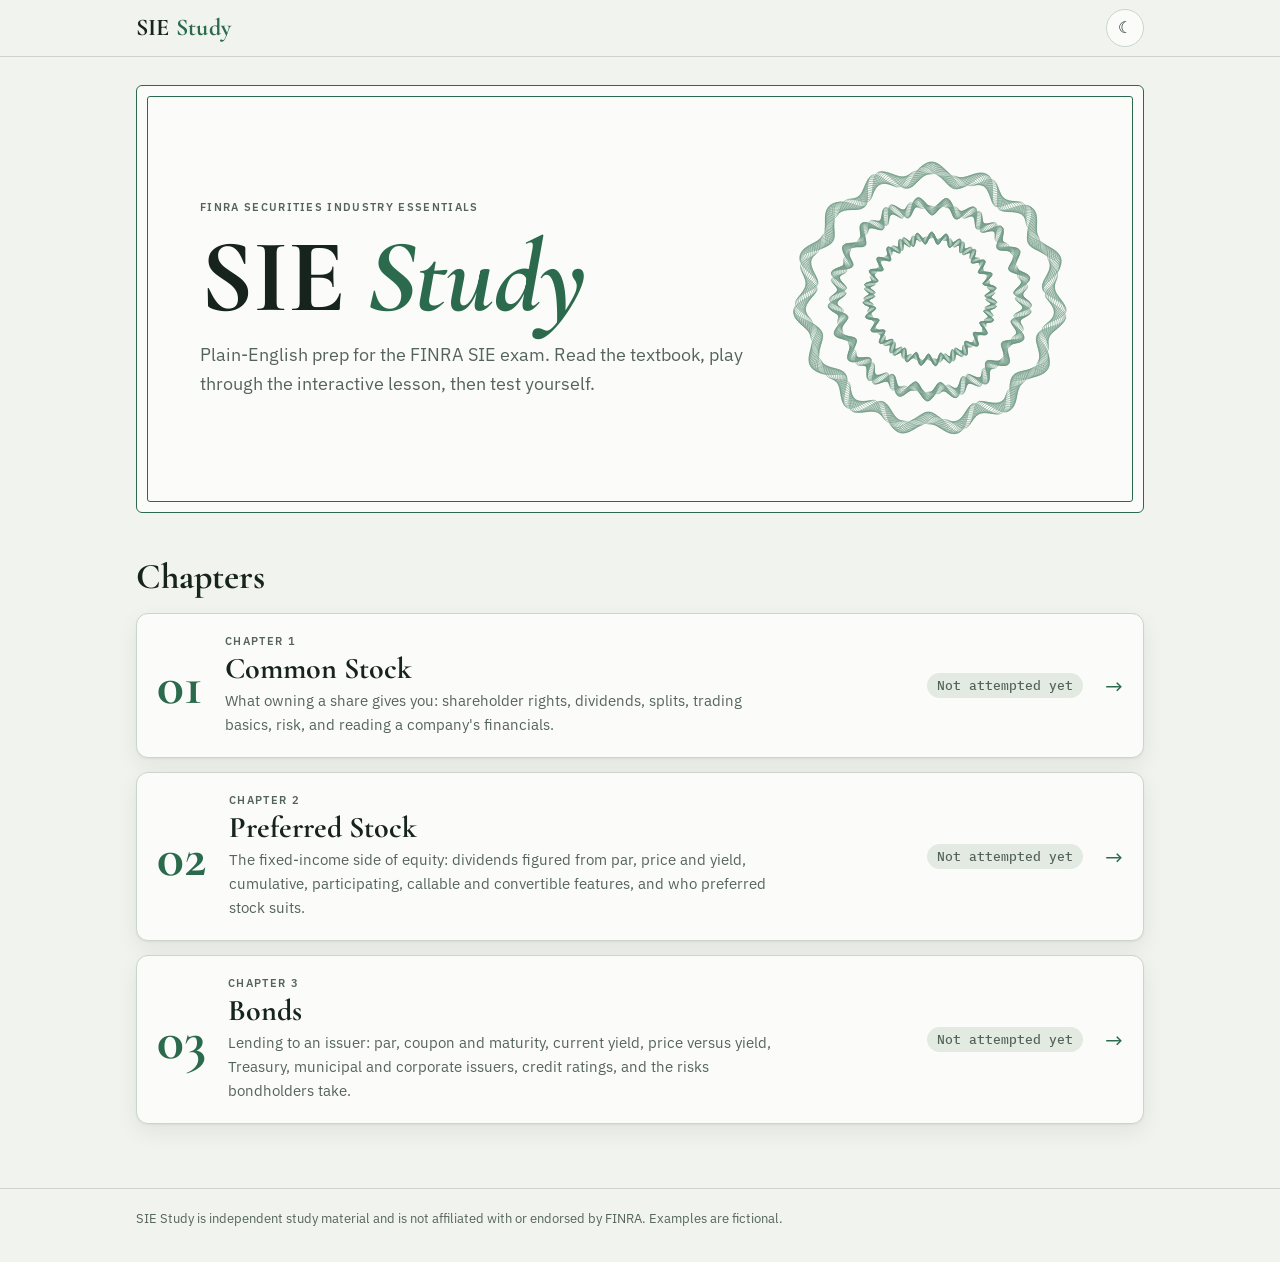
<file: index.html>
<!doctype html>
<html lang="en">
<head>
<meta charset="utf-8">
<meta name="viewport" content="width=device-width,initial-scale=1,viewport-fit=cover">
<title>SIE Study</title>
<meta name="description" content="Plain-English prep for the FINRA SIE exam: textbook chapters, interactive lessons and practice quizzes.">
<link rel="preconnect" href="https://fonts.googleapis.com">
<link rel="preconnect" href="https://fonts.gstatic.com" crossorigin>
<link rel="stylesheet" href="https://fonts.googleapis.com/css2?family=Archivo:wdth,wght@62..125,400..900&family=Cormorant+Garamond:wght@600;700&family=IBM+Plex+Mono:wght@400;500;600&family=IBM+Plex+Sans:wght@400;500;600&display=swap">
<link rel="stylesheet" href="assets/theme.css">
<script src="assets/theme.js"></script>
<style>
.home{padding-block:28px 0}
.hero{border:1.5px solid var(--accent);border-radius:6px;padding:10px;background:var(--surface)}
.hero-in{position:relative;overflow:hidden;border:1px solid var(--accent);border-radius:3px;display:grid;grid-template-columns:minmax(0,1fr) auto;gap:24px;align-items:center;padding:clamp(24px,5vw,52px) clamp(18px,5vw,52px)}
.hero-text{position:relative;display:grid;gap:14px}
.hero h1{font-size:clamp(52px,10vw,104px);line-height:.95;letter-spacing:-.01em}
.hero h1 em{font-style:italic;color:var(--accent)}
.hero .lede{font-size:18px;color:var(--ink-2);max-width:52ch}
#rosette{width:300px;height:300px;opacity:.7}
.list-head{display:flex;align-items:baseline;justify-content:space-between;gap:12px;margin-top:44px}
.list-head h2{font-size:clamp(28px,4vw,36px)}
.chapter-list{display:grid;gap:14px;margin-top:16px}
.chapter-card{display:grid;grid-template-columns:auto minmax(0,1fr) auto auto;gap:22px;align-items:center;text-decoration:none;color:inherit;transition:transform .2s,border-color .2s}
.chapter-card:hover{transform:translateY(-2px);border-color:var(--accent)}
.ch-num{font:700 56px/1 var(--font-serif);color:var(--accent)}
.ch-body{display:grid;gap:4px}
.ch-body h3{font-size:30px}
.ch-body p{color:var(--ink-2);font-size:15px;max-width:62ch}
.go{font-size:22px;color:var(--accent)}
@media (max-width:640px){
  .hero-in{grid-template-columns:1fr}
  #rosette{display:none}
  .chapter-card{grid-template-columns:auto minmax(0,1fr);gap:8px 16px}
  .chapter-card .badge{grid-column:1 / -1;justify-self:start}
  .go{display:none}
  .ch-num{font-size:44px}
}
</style>
</head>
<body>
<header class="site-head"><div class="wrap">
  <a class="brand" href="index.html">SIE <b>Study</b></a>
  <span class="spacer"></span>
  <button class="theme-btn" type="button" data-theme-toggle aria-label="Switch theme">☾</button>
</div></header>

<main class="wrap home">
  <section class="hero" aria-labelledby="hero-title">
    <div class="hero-in">
      <div class="hero-text">
        <span class="label">FINRA Securities Industry Essentials</span>
        <h1 id="hero-title">SIE <em>Study</em></h1>
        <p class="lede">Plain-English prep for the FINRA SIE exam. Read the textbook, play through the interactive lesson, then test yourself.</p>
      </div>
      <canvas id="rosette" aria-hidden="true"></canvas>
    </div>
  </section>

  <div class="list-head"><h2>Chapters</h2></div>
  <div class="chapter-list" id="chapters">
    <noscript><a class="chapter-card card" href="chapters/ch1/index.html">Chapter 1: Common Stock</a></noscript>
  </div>
</main>

<footer class="site-foot"><div class="wrap"><p>SIE Study is independent study material and is not affiliated with or endorsed by FINRA. Examples are fictional.</p></div></footer>

<script src="assets/progress.js"></script>
<script src="chapters/chapters.js"></script>
<script>
(function () {
  "use strict";
  var list = document.getElementById("chapters");
  CHAPTERS.forEach(function (c) {
    var a = document.createElement("a");
    a.className = "chapter-card card"; a.href = c.href;
    a.innerHTML = '<span class="ch-num num"></span><span class="ch-body"><span class="label">Chapter <span class="n"></span></span><h3></h3><p></p></span><span class="badge"></span><span class="go" aria-hidden="true">→</span>';
    a.querySelector(".ch-num").textContent = String(c.num).padStart(2, "0");
    a.querySelector(".n").textContent = c.num;
    a.querySelector("h3").textContent = c.title;
    a.querySelector("p").textContent = c.summary;
    Progress.showBadge(a.querySelector(".badge"), c.id);
    list.appendChild(a);
  });

  /* guilloche rosette (ported from the original chapter page) */
  var c = document.getElementById("rosette");
  function drawRosette() {
    if (!c || getComputedStyle(c).display === "none") return;
    var dpr = window.devicePixelRatio || 1, size = 300;
    c.width = size * dpr; c.height = size * dpr;
    var g = c.getContext("2d"); g.setTransform(dpr, 0, 0, dpr, 0, 0);
    g.clearRect(0, 0, size, size);
    g.lineWidth = 0.6; g.strokeStyle = getComputedStyle(document.documentElement).getPropertyValue("--accent").trim();
    var cx = size / 2, cy = size / 2;
    for (var ring = 0; ring < 3; ring++) {
      var R = 125 - ring * 32, amp = 12 - ring * 3, lobes = 18 + ring * 6;
      for (var k = 0; k < 14; k++) {
        g.beginPath();
        var phase = k * Math.PI / 7 / lobes;
        for (var i = 0; i <= 720; i++) {
          var t = i / 720 * Math.PI * 2;
          var r = R + amp * Math.sin(lobes * t + phase * 7) * Math.cos(3 * t + k * 0.2);
          var x = cx + r * Math.cos(t), y = cy + r * Math.sin(t);
          if (i === 0) g.moveTo(x, y); else g.lineTo(x, y);
        }
        g.stroke();
      }
    }
  }
  drawRosette();
  if (window.matchMedia) {
    var mq = window.matchMedia("(prefers-color-scheme: dark)");
    if (mq.addEventListener) mq.addEventListener("change", drawRosette);
  }
  new MutationObserver(drawRosette).observe(document.documentElement, { attributes: true, attributeFilter: ["data-theme"] });
  window.addEventListener("resize", drawRosette);
})();
</script>
<script data-goatcounter="https://timotheepellegrino.goatcounter.com/count" async src="https://gc.zgo.at/count.js"></script>
</body>
</html>
</file>
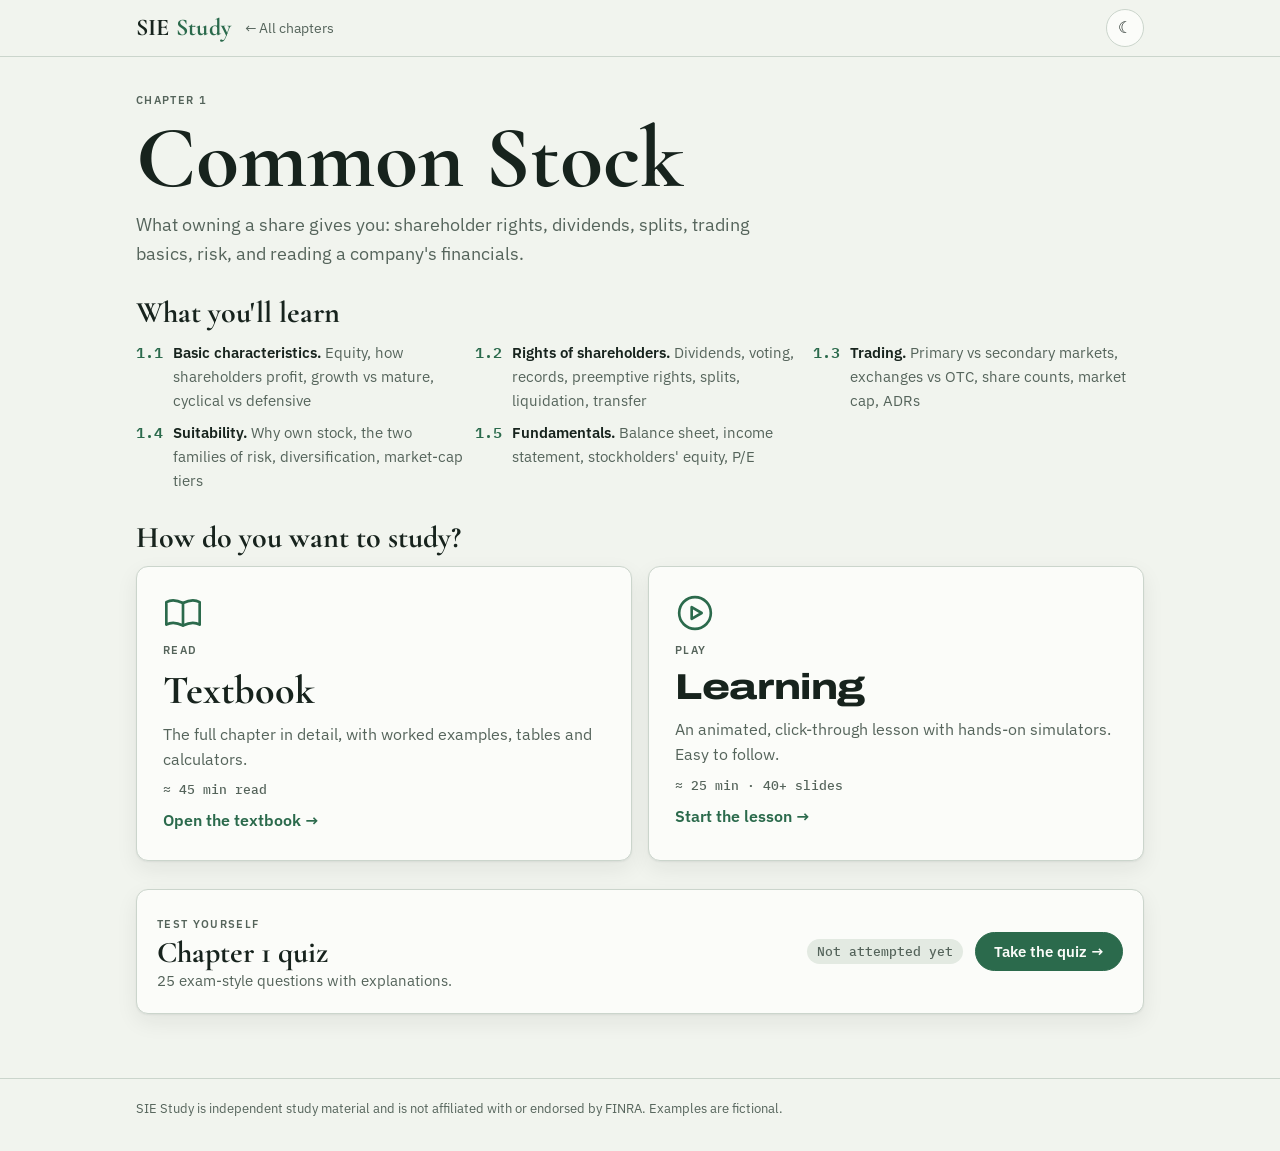
<file: chapters/ch1/index.html>
<!doctype html>
<html lang="en">
<head>
<meta charset="utf-8">
<meta name="viewport" content="width=device-width,initial-scale=1,viewport-fit=cover">
<title>Chapter 1 · Common Stock · SIE Study</title>
<link rel="preconnect" href="https://fonts.googleapis.com">
<link rel="preconnect" href="https://fonts.gstatic.com" crossorigin>
<link rel="stylesheet" href="https://fonts.googleapis.com/css2?family=Archivo:wdth,wght@62..125,400..900&family=Cormorant+Garamond:wght@600;700&family=IBM+Plex+Mono:wght@400;500;600&family=IBM+Plex+Sans:wght@400;500;600&display=swap">
<link rel="stylesheet" href="../../assets/theme.css">
<script src="../../assets/theme.js"></script>
<link rel="stylesheet" href="../../assets/hub.css">
</head>
<body>
<header class="site-head"><div class="wrap">
  <a class="brand" href="../../index.html">SIE <b>Study</b></a>
  <a class="crumb" href="../../index.html">← All chapters</a>
  <span class="spacer"></span>
  <button class="theme-btn" type="button" data-theme-toggle aria-label="Switch theme">☾</button>
</div></header>

<main class="wrap hub">
  <div class="hub-head">
    <span class="label">Chapter 1</span>
    <h1>Common Stock</h1>
    <p class="lede">What owning a share gives you: shareholder rights, dividends, splits, trading basics, risk, and reading a company's financials.</p>
  </div>

  <section aria-labelledby="learn-title" class="pick">
    <h2 id="learn-title">What you'll learn</h2>
    <ul class="learn-list">
      <li><span class="num">1.1</span><span><b>Basic characteristics.</b> Equity, how shareholders profit, growth vs mature, cyclical vs defensive</span></li>
      <li><span class="num">1.2</span><span><b>Rights of shareholders.</b> Dividends, voting, records, preemptive rights, splits, liquidation, transfer</span></li>
      <li><span class="num">1.3</span><span><b>Trading.</b> Primary vs secondary markets, exchanges vs OTC, share counts, market cap, ADRs</span></li>
      <li><span class="num">1.4</span><span><b>Suitability.</b> Why own stock, the two families of risk, diversification, market-cap tiers</span></li>
      <li><span class="num">1.5</span><span><b>Fundamentals.</b> Balance sheet, income statement, stockholders' equity, P/E</span></li>
    </ul>
  </section>

  <section aria-labelledby="mode-title" class="pick">
    <h2 id="mode-title">How do you want to study?</h2>
    <div class="modes">
      <a class="mode card" href="textbook.html">
        <svg viewBox="0 0 24 24" fill="none" stroke="currentColor" stroke-width="1.6" stroke-linecap="round" stroke-linejoin="round" aria-hidden="true"><path d="M2 5.5C4.5 4 8 4 12 6c4-2 7.5-2 10-.5V19c-2.5-1.5-6-1.5-10 .5-4-2-7.5-2-10-.5z"/><path d="M12 6v13.5"/></svg>
        <span class="label">Read</span>
        <h3>Textbook</h3>
        <p>The full chapter in detail, with worked examples, tables and calculators.</p>
        <span class="meta">≈ 45 min read</span>
        <span class="cta">Open the textbook →</span>
      </a>
      <a class="mode card learn" href="learn.html">
        <svg viewBox="0 0 24 24" fill="none" stroke="currentColor" stroke-width="1.6" stroke-linecap="round" stroke-linejoin="round" aria-hidden="true"><circle cx="12" cy="12" r="9.5"/><path d="M10 8.5v7l6-3.5z"/></svg>
        <span class="label">Play</span>
        <h3>Learning</h3>
        <p>An animated, click-through lesson with hands-on simulators. Easy to follow.</p>
        <span class="meta">≈ 25 min · 40+ slides</span>
        <span class="cta">Start the lesson →</span>
      </a>
    </div>
  </section>

  <section class="quiz-tile card" aria-labelledby="quiz-title">
    <div>
      <span class="label">Test yourself</span>
      <h3 id="quiz-title">Chapter 1 quiz</h3>
      <p>25 exam-style questions with explanations.</p>
    </div>
    <div class="row">
      <span class="badge" id="quiz-badge">Not attempted yet</span>
      <a class="btn primary" href="quiz.html">Take the quiz →</a>
    </div>
  </section>
</main>

<footer class="site-foot"><div class="wrap"><p>SIE Study is independent study material and is not affiliated with or endorsed by FINRA. Examples are fictional.</p></div></footer>

<script src="../../assets/progress.js"></script>
<script>
Progress.showBadge(document.getElementById("quiz-badge"), "ch1");
</script>
<script data-goatcounter="https://timotheepellegrino.goatcounter.com/count" async src="https://gc.zgo.at/count.js"></script>
</body>
</html>
</file>
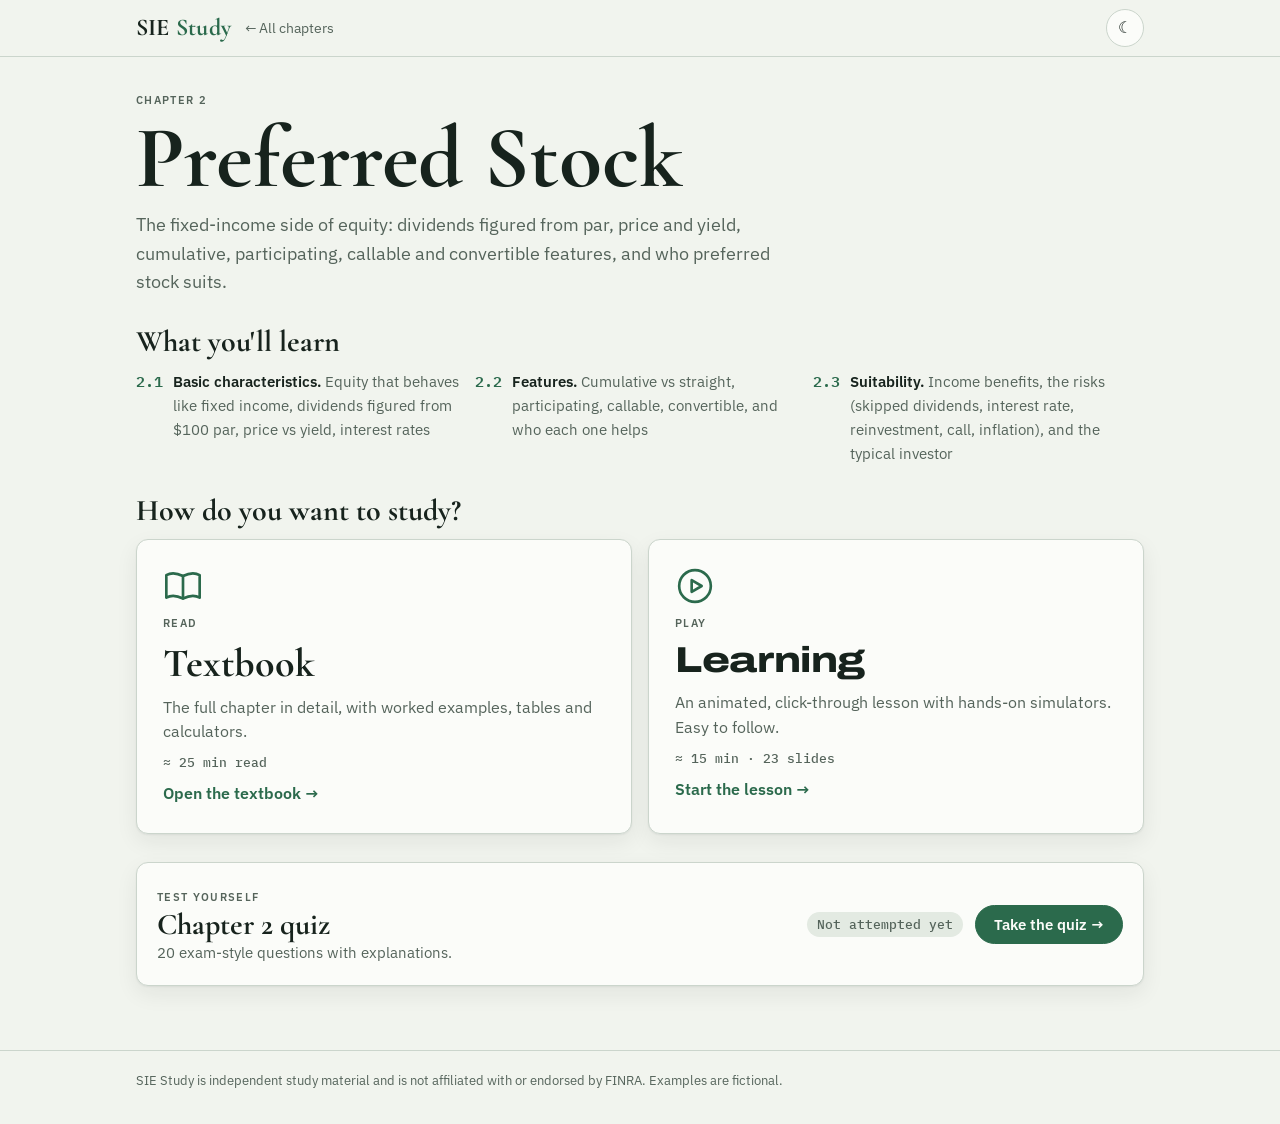
<file: chapters/ch2/index.html>
<!doctype html>
<html lang="en">
<head>
<meta charset="utf-8">
<meta name="viewport" content="width=device-width,initial-scale=1,viewport-fit=cover">
<title>Chapter 2 · Preferred Stock · SIE Study</title>
<link rel="preconnect" href="https://fonts.googleapis.com">
<link rel="preconnect" href="https://fonts.gstatic.com" crossorigin>
<link rel="stylesheet" href="https://fonts.googleapis.com/css2?family=Archivo:wdth,wght@62..125,400..900&family=Cormorant+Garamond:wght@600;700&family=IBM+Plex+Mono:wght@400;500;600&family=IBM+Plex+Sans:wght@400;500;600&display=swap">
<link rel="stylesheet" href="../../assets/theme.css">
<script src="../../assets/theme.js"></script>
<link rel="stylesheet" href="../../assets/hub.css">
</head>
<body>
<header class="site-head"><div class="wrap">
  <a class="brand" href="../../index.html">SIE <b>Study</b></a>
  <a class="crumb" href="../../index.html">← All chapters</a>
  <span class="spacer"></span>
  <button class="theme-btn" type="button" data-theme-toggle aria-label="Switch theme">☾</button>
</div></header>

<main class="wrap hub">
  <div class="hub-head">
    <span class="label">Chapter 2</span>
    <h1>Preferred Stock</h1>
    <p class="lede">The fixed-income side of equity: dividends figured from par, price and yield, cumulative, participating, callable and convertible features, and who preferred stock suits.</p>
  </div>

  <section aria-labelledby="learn-title" class="pick">
    <h2 id="learn-title">What you'll learn</h2>
    <ul class="learn-list">
      <li><span class="num">2.1</span><span><b>Basic characteristics.</b> Equity that behaves like fixed income, dividends figured from $100 par, price vs yield, interest rates</span></li>
      <li><span class="num">2.2</span><span><b>Features.</b> Cumulative vs straight, participating, callable, convertible, and who each one helps</span></li>
      <li><span class="num">2.3</span><span><b>Suitability.</b> Income benefits, the risks (skipped dividends, interest rate, reinvestment, call, inflation), and the typical investor</span></li>
    </ul>
  </section>

  <section aria-labelledby="mode-title" class="pick">
    <h2 id="mode-title">How do you want to study?</h2>
    <div class="modes">
      <a class="mode card" href="textbook.html">
        <svg viewBox="0 0 24 24" fill="none" stroke="currentColor" stroke-width="1.6" stroke-linecap="round" stroke-linejoin="round" aria-hidden="true"><path d="M2 5.5C4.5 4 8 4 12 6c4-2 7.5-2 10-.5V19c-2.5-1.5-6-1.5-10 .5-4-2-7.5-2-10-.5z"/><path d="M12 6v13.5"/></svg>
        <span class="label">Read</span>
        <h3>Textbook</h3>
        <p>The full chapter in detail, with worked examples, tables and calculators.</p>
        <span class="meta">≈ 25 min read</span>
        <span class="cta">Open the textbook →</span>
      </a>
      <a class="mode card learn" href="learn.html">
        <svg viewBox="0 0 24 24" fill="none" stroke="currentColor" stroke-width="1.6" stroke-linecap="round" stroke-linejoin="round" aria-hidden="true"><circle cx="12" cy="12" r="9.5"/><path d="M10 8.5v7l6-3.5z"/></svg>
        <span class="label">Play</span>
        <h3>Learning</h3>
        <p>An animated, click-through lesson with hands-on simulators. Easy to follow.</p>
        <span class="meta">≈ 15 min · 23 slides</span>
        <span class="cta">Start the lesson →</span>
      </a>
    </div>
  </section>

  <section class="quiz-tile card" aria-labelledby="quiz-title">
    <div>
      <span class="label">Test yourself</span>
      <h3 id="quiz-title">Chapter 2 quiz</h3>
      <p>20 exam-style questions with explanations.</p>
    </div>
    <div class="row">
      <span class="badge" id="quiz-badge">Not attempted yet</span>
      <a class="btn primary" href="quiz.html">Take the quiz →</a>
    </div>
  </section>
</main>

<footer class="site-foot"><div class="wrap"><p>SIE Study is independent study material and is not affiliated with or endorsed by FINRA. Examples are fictional.</p></div></footer>

<script src="../../assets/progress.js"></script>
<script>
Progress.showBadge(document.getElementById("quiz-badge"), "ch2");
</script>
<script data-goatcounter="https://timotheepellegrino.goatcounter.com/count" async src="https://gc.zgo.at/count.js"></script>
</body>
</html>
</file>
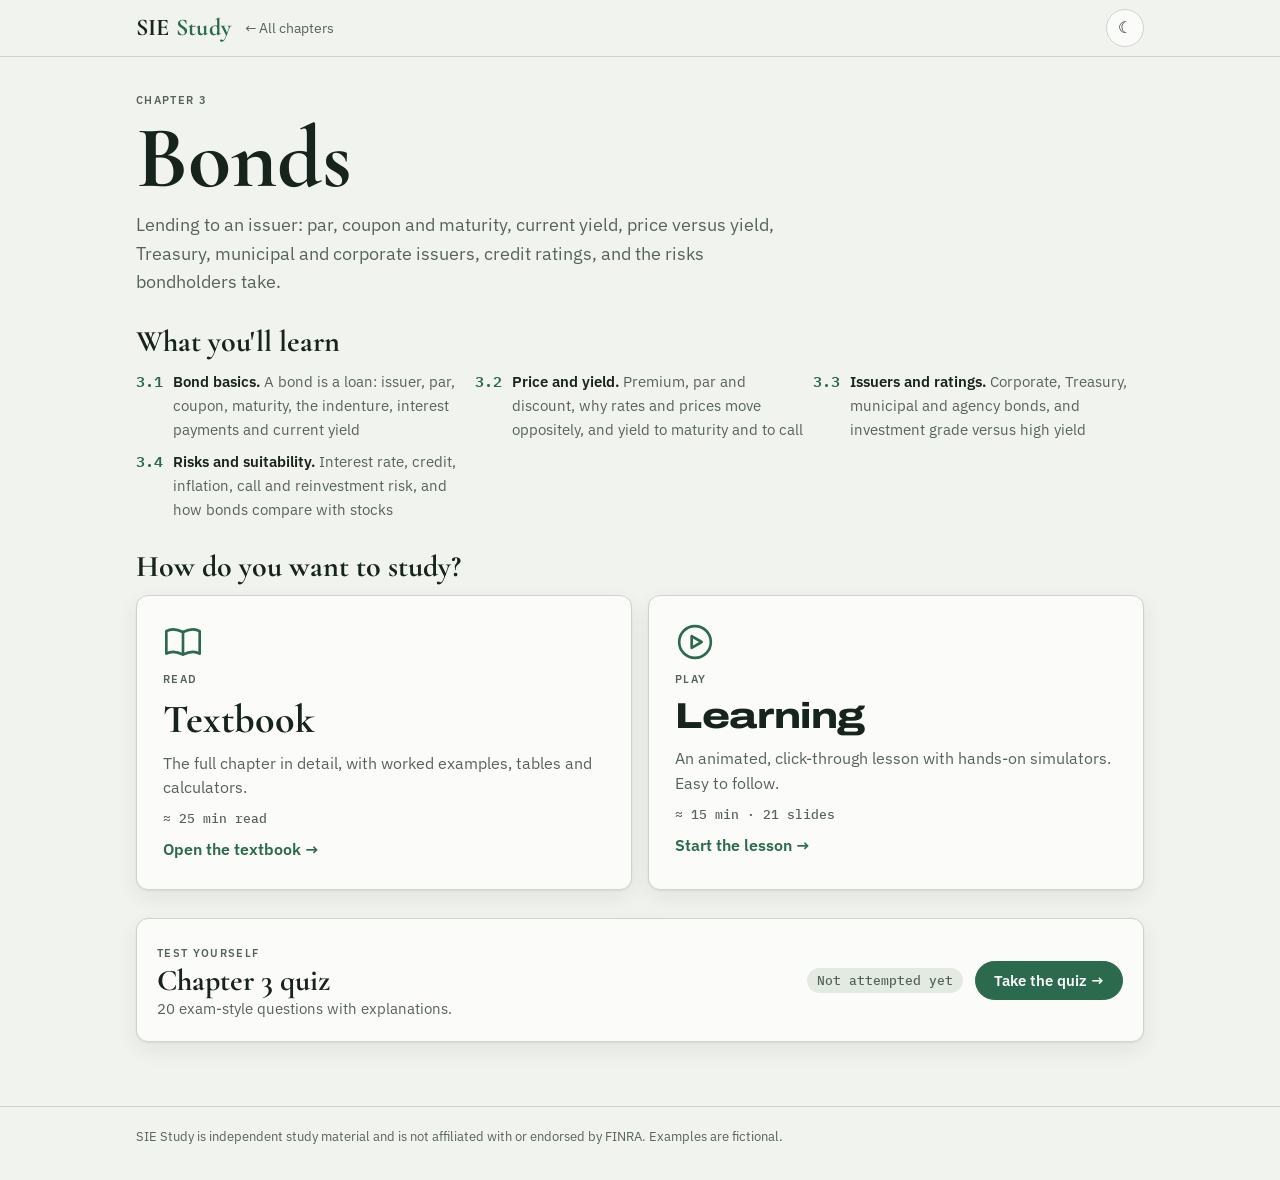
<file: chapters/ch3/index.html>
<!doctype html>
<html lang="en">
<head>
<meta charset="utf-8">
<meta name="viewport" content="width=device-width,initial-scale=1,viewport-fit=cover">
<title>Chapter 3 · Bonds · SIE Study</title>
<link rel="preconnect" href="https://fonts.googleapis.com">
<link rel="preconnect" href="https://fonts.gstatic.com" crossorigin>
<link rel="stylesheet" href="https://fonts.googleapis.com/css2?family=Archivo:wdth,wght@62..125,400..900&family=Cormorant+Garamond:wght@600;700&family=IBM+Plex+Mono:wght@400;500;600&family=IBM+Plex+Sans:wght@400;500;600&display=swap">
<link rel="stylesheet" href="../../assets/theme.css">
<script src="../../assets/theme.js"></script>
<link rel="stylesheet" href="../../assets/hub.css">
</head>
<body>
<header class="site-head"><div class="wrap">
  <a class="brand" href="../../index.html">SIE <b>Study</b></a>
  <a class="crumb" href="../../index.html">← All chapters</a>
  <span class="spacer"></span>
  <button class="theme-btn" type="button" data-theme-toggle aria-label="Switch theme">☾</button>
</div></header>

<main class="wrap hub">
  <div class="hub-head">
    <span class="label">Chapter 3</span>
    <h1>Bonds</h1>
    <p class="lede">Lending to an issuer: par, coupon and maturity, current yield, price versus yield, Treasury, municipal and corporate issuers, credit ratings, and the risks bondholders take.</p>
  </div>

  <section aria-labelledby="learn-title" class="pick">
    <h2 id="learn-title">What you'll learn</h2>
    <ul class="learn-list">
      <li><span class="num">3.1</span><span><b>Bond basics.</b> A bond is a loan: issuer, par, coupon, maturity, the indenture, interest payments and current yield</span></li>
      <li><span class="num">3.2</span><span><b>Price and yield.</b> Premium, par and discount, why rates and prices move oppositely, and yield to maturity and to call</span></li>
      <li><span class="num">3.3</span><span><b>Issuers and ratings.</b> Corporate, Treasury, municipal and agency bonds, and investment grade versus high yield</span></li>
      <li><span class="num">3.4</span><span><b>Risks and suitability.</b> Interest rate, credit, inflation, call and reinvestment risk, and how bonds compare with stocks</span></li>
    </ul>
  </section>

  <section aria-labelledby="mode-title" class="pick">
    <h2 id="mode-title">How do you want to study?</h2>
    <div class="modes">
      <a class="mode card" href="textbook.html">
        <svg viewBox="0 0 24 24" fill="none" stroke="currentColor" stroke-width="1.6" stroke-linecap="round" stroke-linejoin="round" aria-hidden="true"><path d="M2 5.5C4.5 4 8 4 12 6c4-2 7.5-2 10-.5V19c-2.5-1.5-6-1.5-10 .5-4-2-7.5-2-10-.5z"/><path d="M12 6v13.5"/></svg>
        <span class="label">Read</span>
        <h3>Textbook</h3>
        <p>The full chapter in detail, with worked examples, tables and calculators.</p>
        <span class="meta">≈ 25 min read</span>
        <span class="cta">Open the textbook →</span>
      </a>
      <a class="mode card learn" href="learn.html">
        <svg viewBox="0 0 24 24" fill="none" stroke="currentColor" stroke-width="1.6" stroke-linecap="round" stroke-linejoin="round" aria-hidden="true"><circle cx="12" cy="12" r="9.5"/><path d="M10 8.5v7l6-3.5z"/></svg>
        <span class="label">Play</span>
        <h3>Learning</h3>
        <p>An animated, click-through lesson with hands-on simulators. Easy to follow.</p>
        <span class="meta">≈ 15 min · 21 slides</span>
        <span class="cta">Start the lesson →</span>
      </a>
    </div>
  </section>

  <section class="quiz-tile card" aria-labelledby="quiz-title">
    <div>
      <span class="label">Test yourself</span>
      <h3 id="quiz-title">Chapter 3 quiz</h3>
      <p>20 exam-style questions with explanations.</p>
    </div>
    <div class="row">
      <span class="badge" id="quiz-badge">Not attempted yet</span>
      <a class="btn primary" href="quiz.html">Take the quiz →</a>
    </div>
  </section>
</main>

<footer class="site-foot"><div class="wrap"><p>SIE Study is independent study material and is not affiliated with or endorsed by FINRA. Examples are fictional.</p></div></footer>

<script src="../../assets/progress.js"></script>
<script>
Progress.showBadge(document.getElementById("quiz-badge"), "ch3");
</script>
<script data-goatcounter="https://timotheepellegrino.goatcounter.com/count" async src="https://gc.zgo.at/count.js"></script>
</body>
</html>
</file>
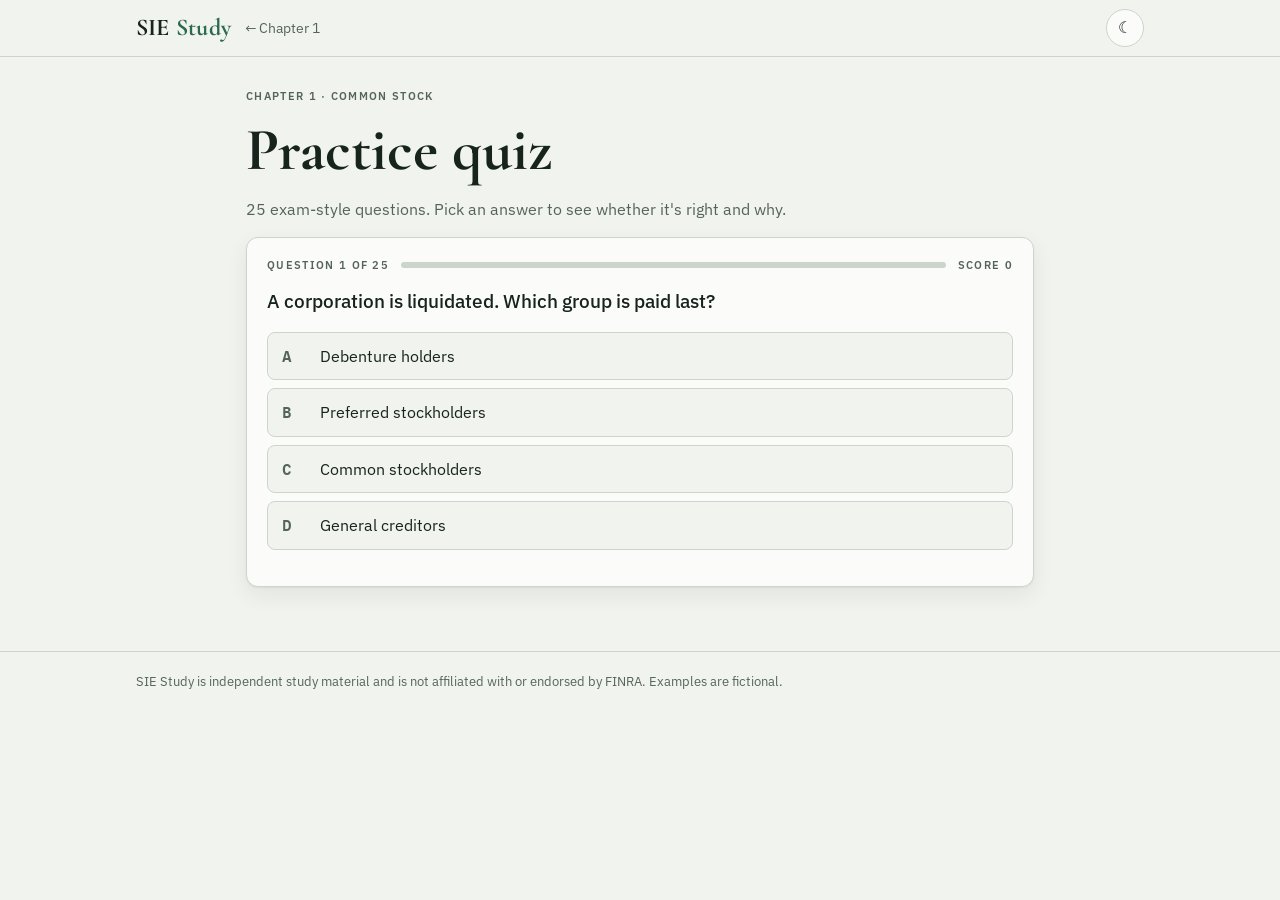
<file: chapters/ch1/quiz.html>
<!doctype html>
<html lang="en">
<head>
<meta charset="utf-8">
<meta name="viewport" content="width=device-width,initial-scale=1,viewport-fit=cover">
<title>Chapter 1 quiz · SIE Study</title>
<link rel="preconnect" href="https://fonts.googleapis.com">
<link rel="preconnect" href="https://fonts.gstatic.com" crossorigin>
<link rel="stylesheet" href="https://fonts.googleapis.com/css2?family=Archivo:wdth,wght@62..125,400..900&family=Cormorant+Garamond:wght@600;700&family=IBM+Plex+Mono:wght@400;500;600&family=IBM+Plex+Sans:wght@400;500;600&display=swap">
<link rel="stylesheet" href="../../assets/theme.css">
<script src="../../assets/theme.js"></script>
<link rel="stylesheet" href="../../assets/quiz.css">
</head>
<body>
<header class="site-head"><div class="wrap">
  <a class="brand" href="../../index.html">SIE <b>Study</b></a>
  <a class="crumb" href="index.html">← Chapter 1</a>
  <span class="spacer"></span>
  <button class="theme-btn" type="button" data-theme-toggle aria-label="Switch theme">☾</button>
</div></header>

<main class="wrap quiz-page">
  <p class="label">Chapter 1 · Common Stock</p>
  <h1>Practice quiz</h1>
  <p class="lede">25 exam-style questions. Pick an answer to see whether it's right and why.</p>
  <section class="card quiz" id="quiz" aria-label="Quiz"><noscript>The quiz needs JavaScript turned on.</noscript></section>
</main>

<footer class="site-foot"><div class="wrap"><p>SIE Study is independent study material and is not affiliated with or endorsed by FINRA. Examples are fictional.</p></div></footer>

<script src="../../assets/progress.js"></script>
<script src="../../assets/quiz.js"></script>
<script src="questions.js"></script>
<script>QuizUI.mount(document.getElementById("quiz"), window.QUIZ);</script>
<script data-goatcounter="https://timotheepellegrino.goatcounter.com/count" async src="https://gc.zgo.at/count.js"></script>
</body>
</html>
</file>
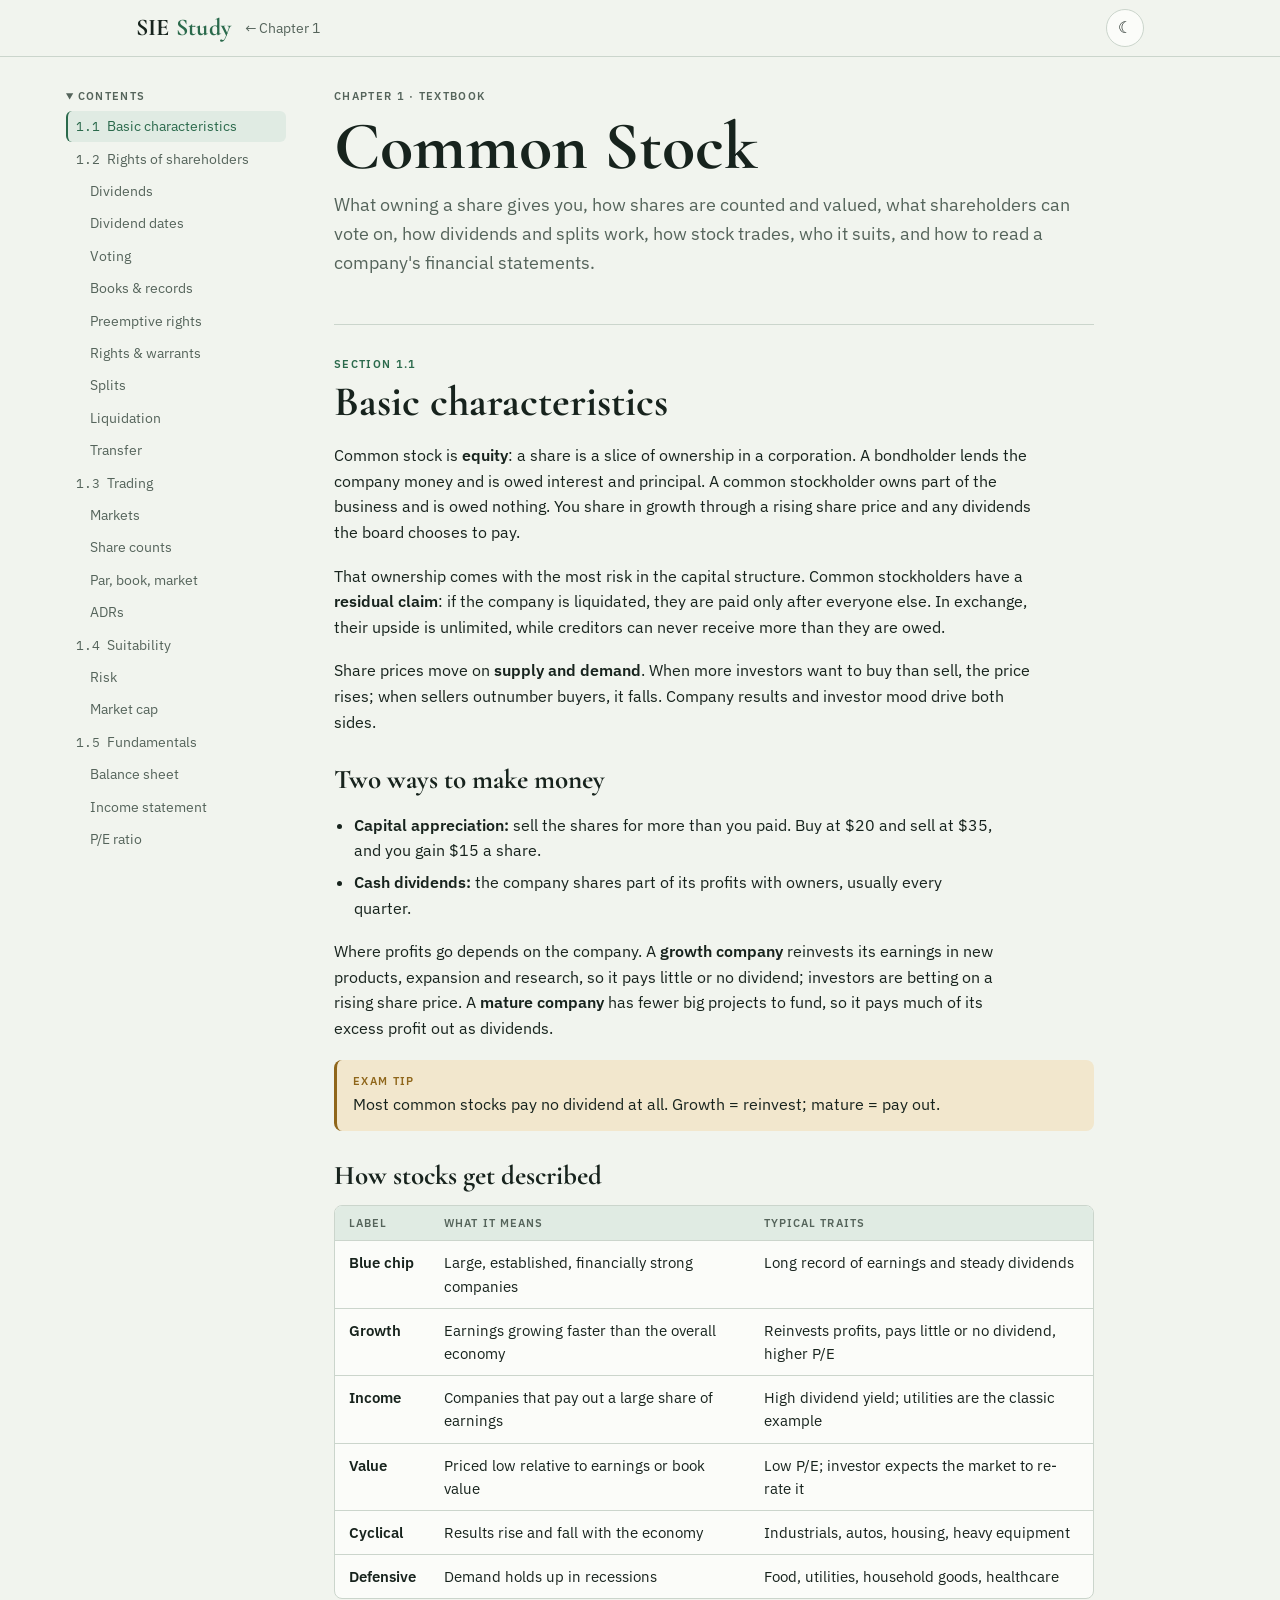
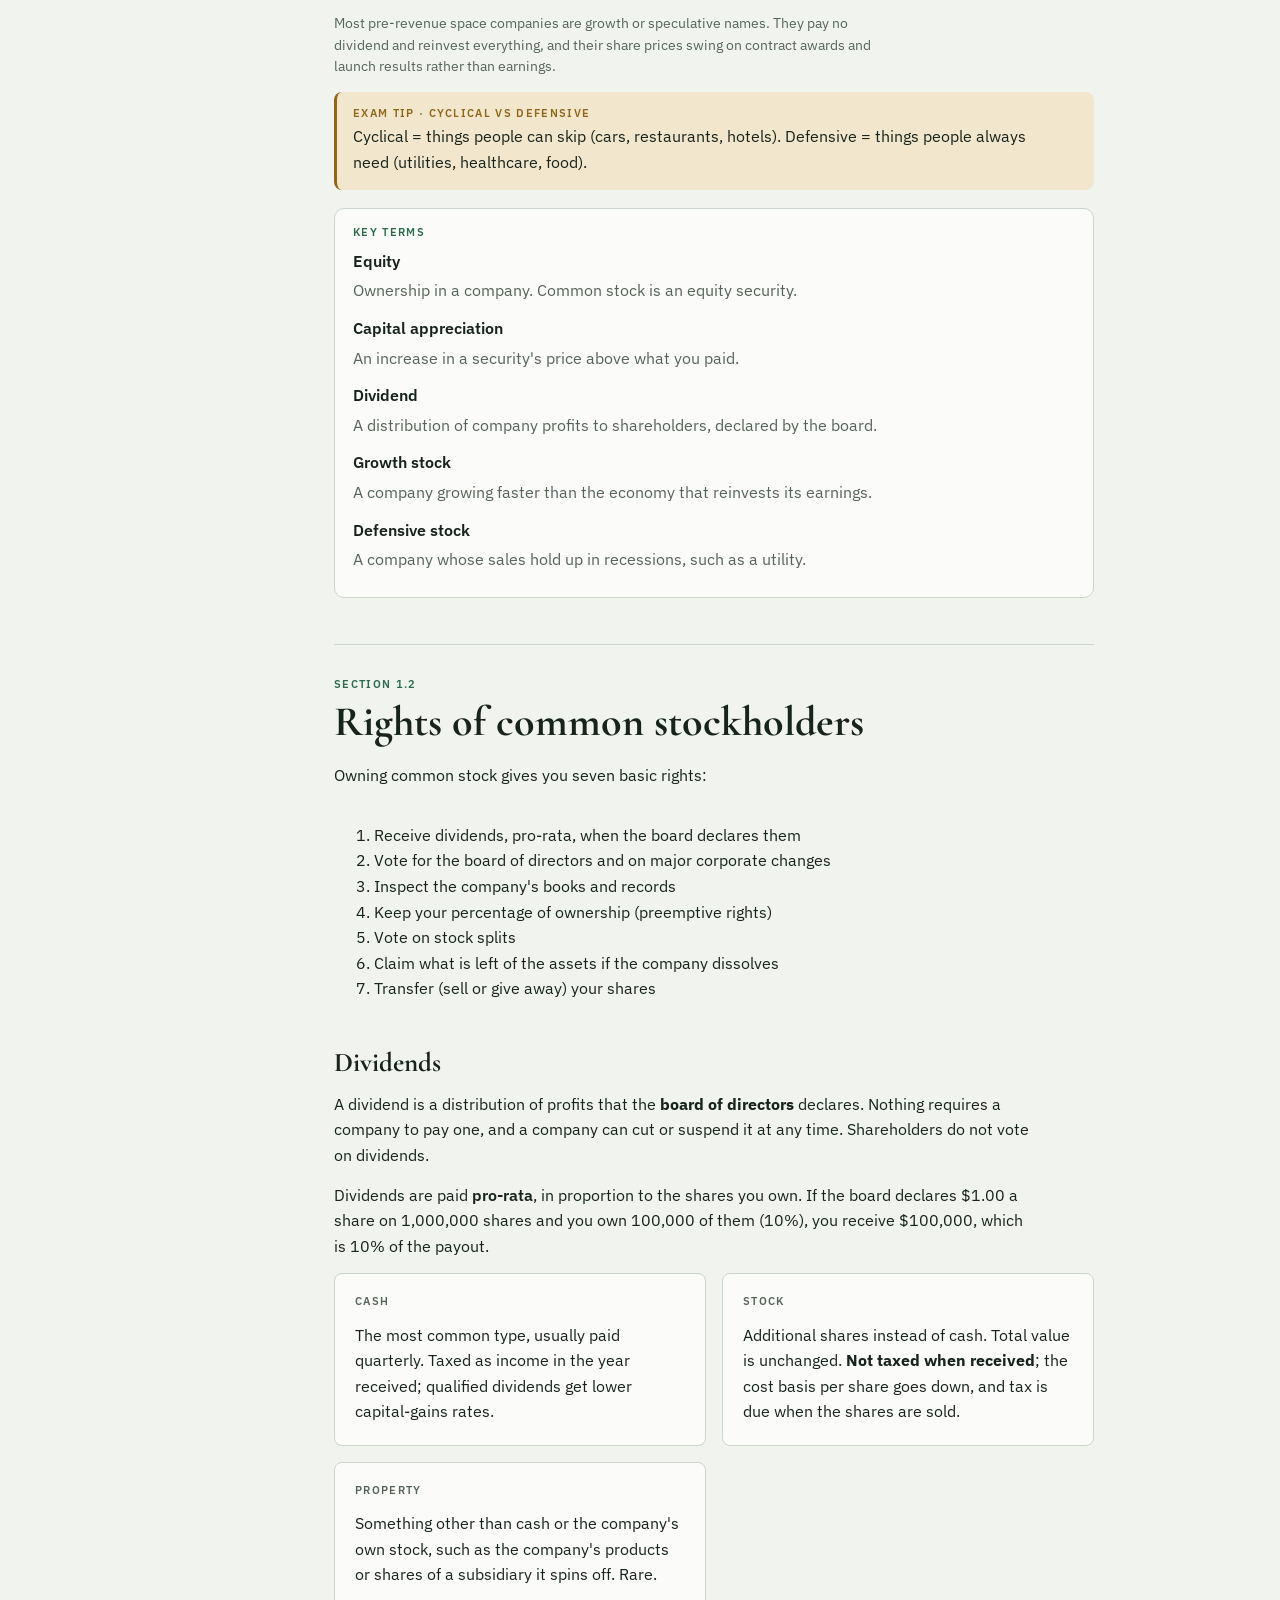
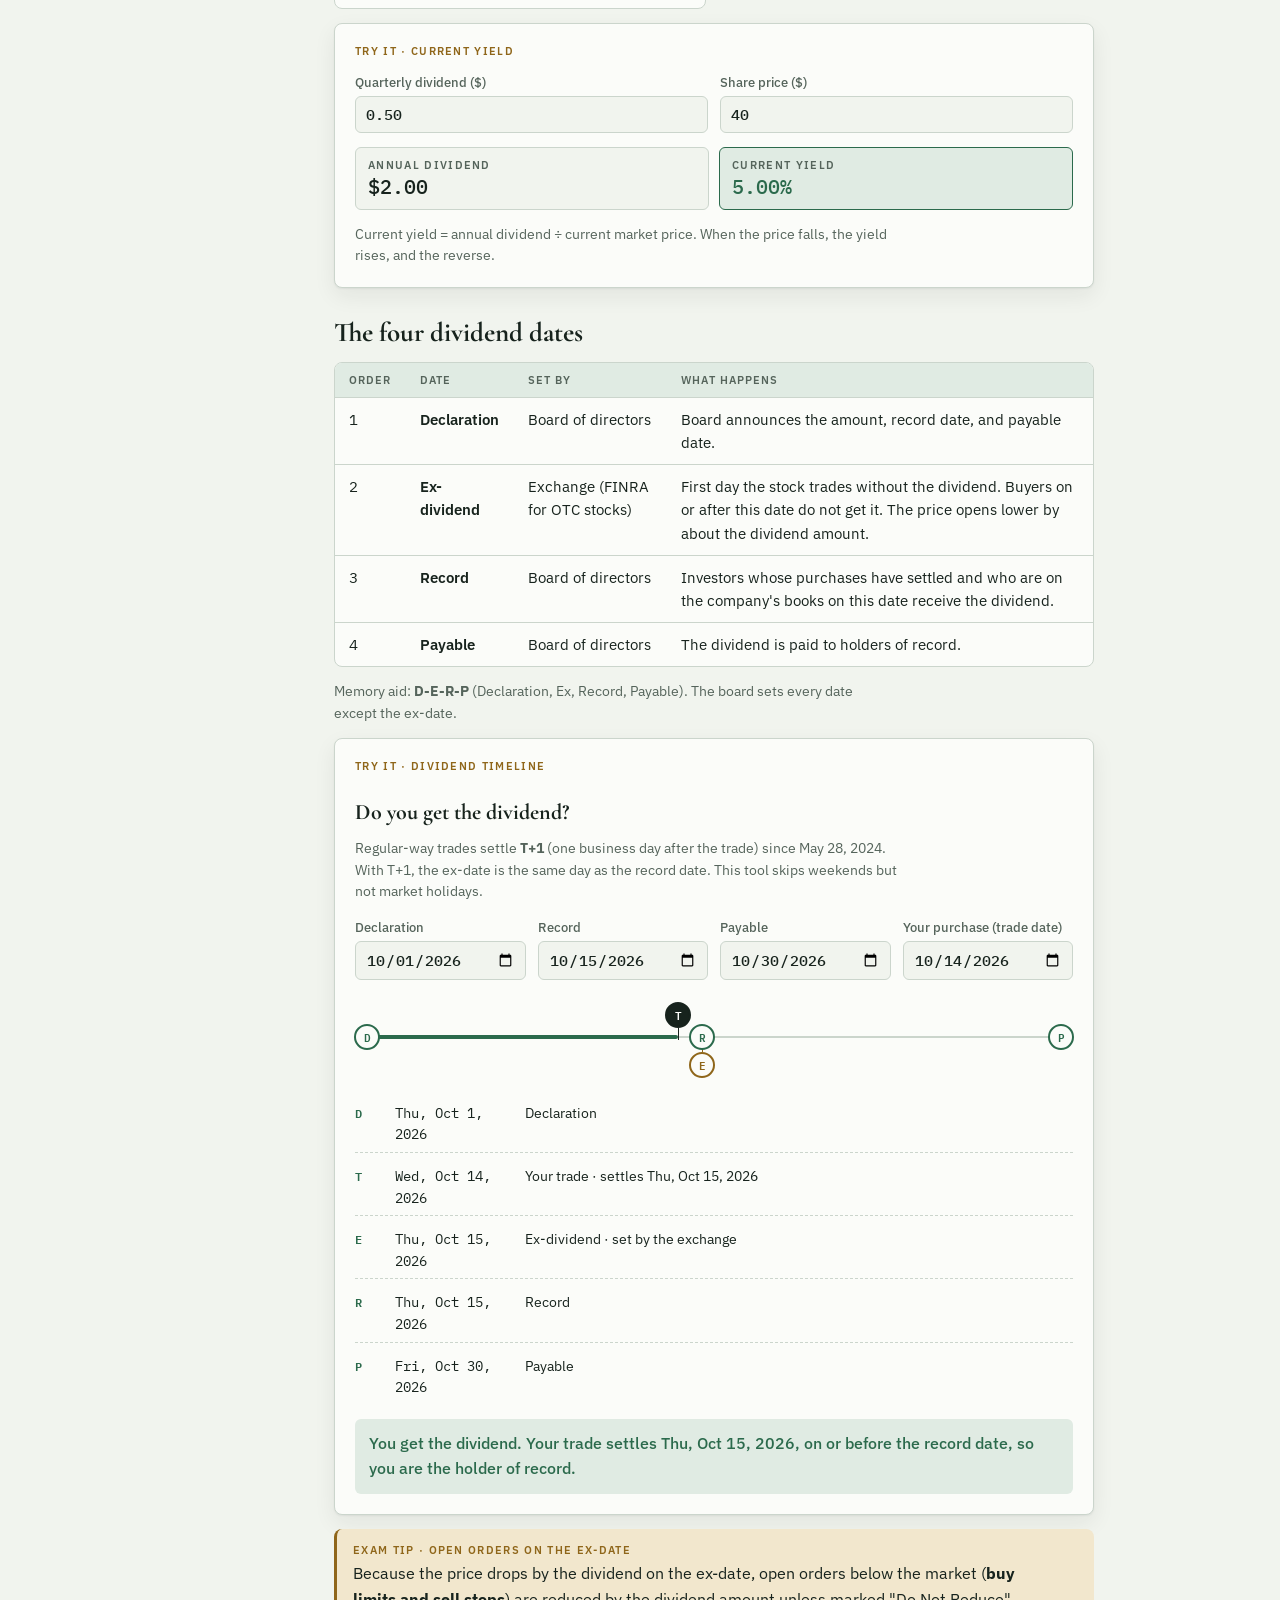
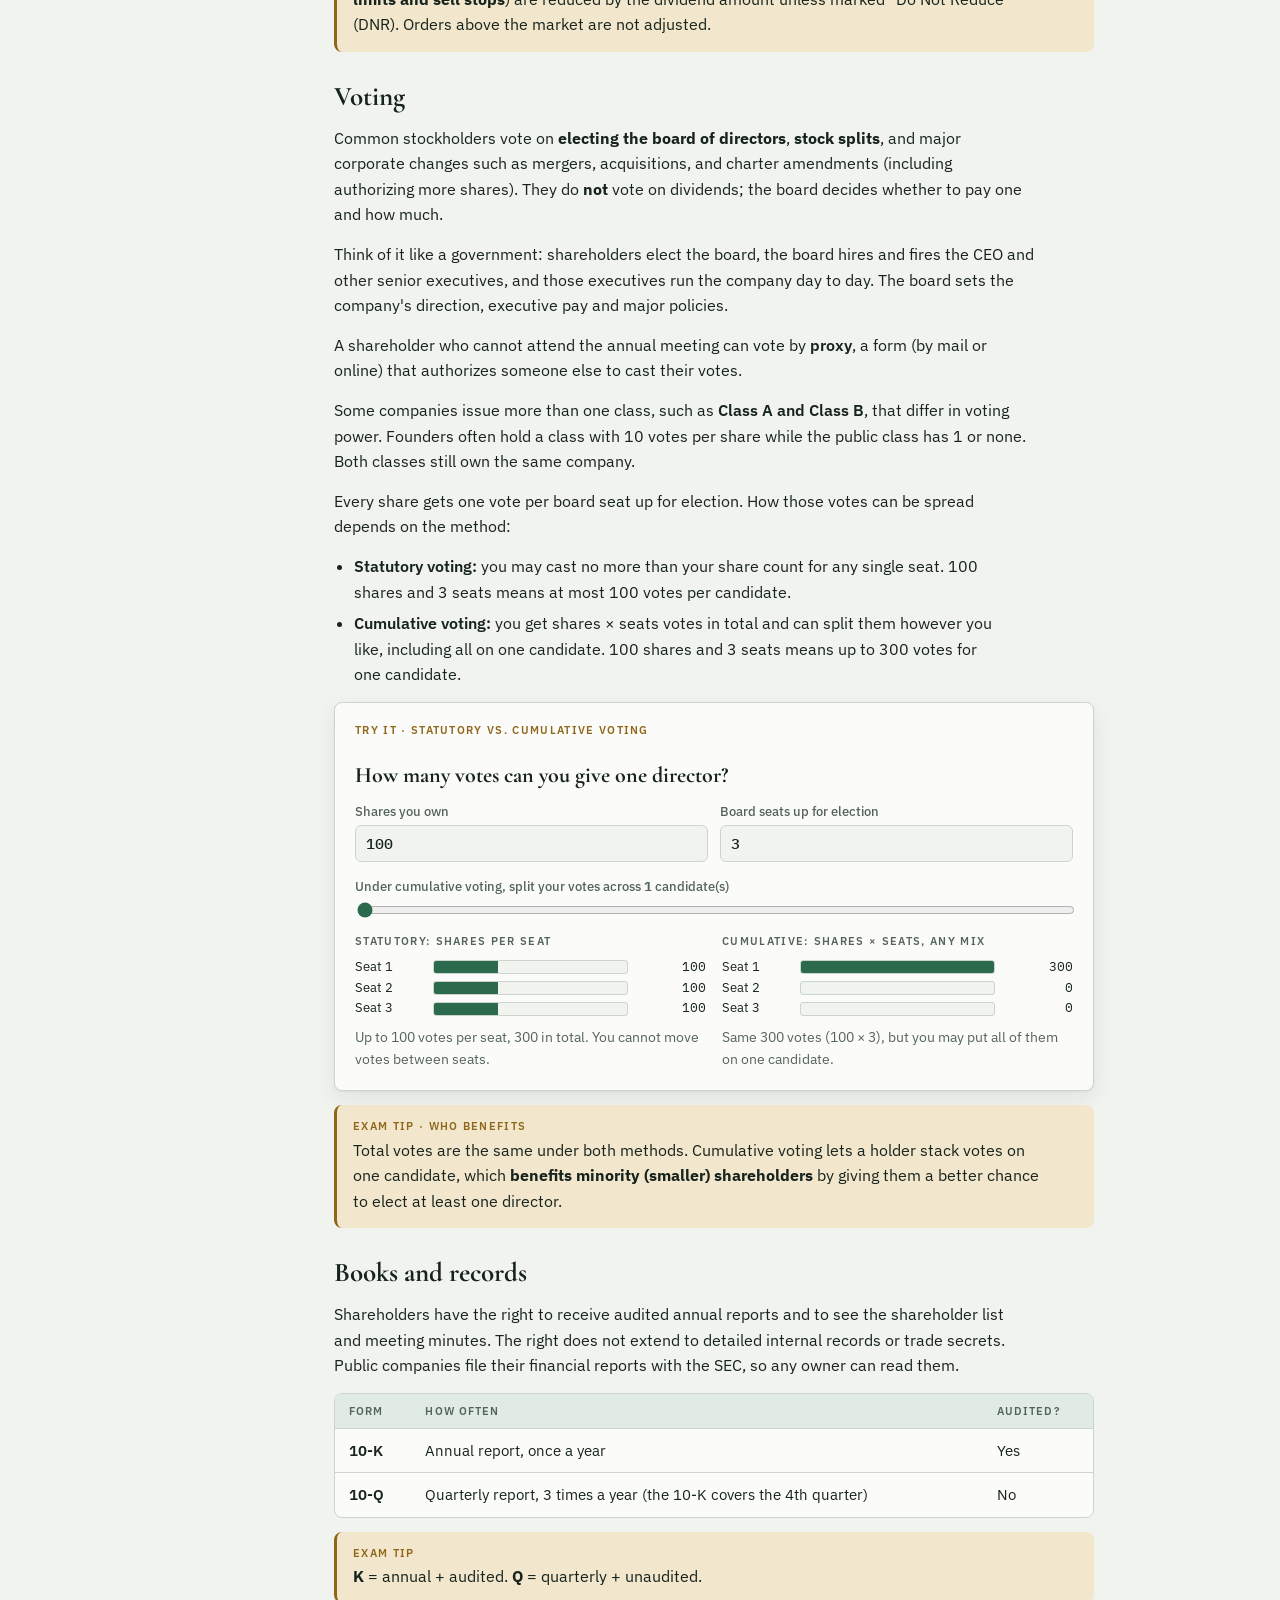
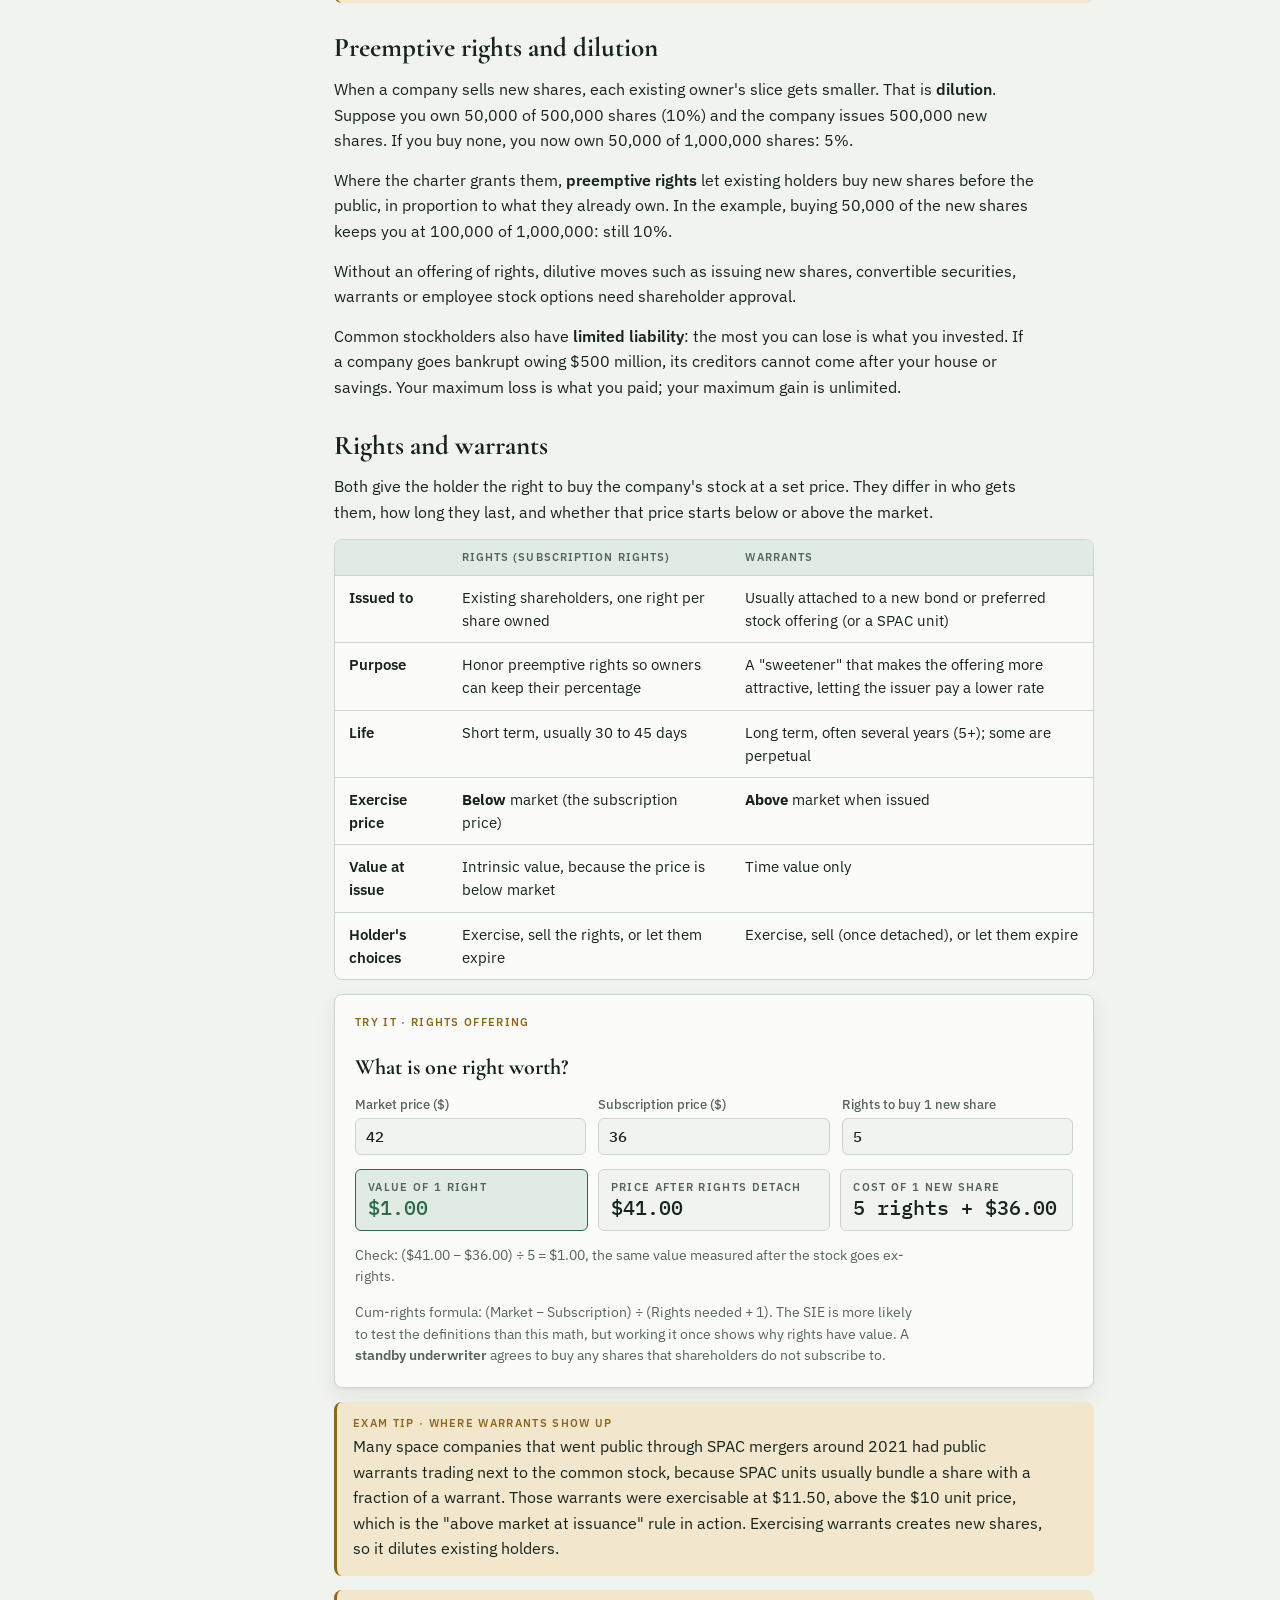
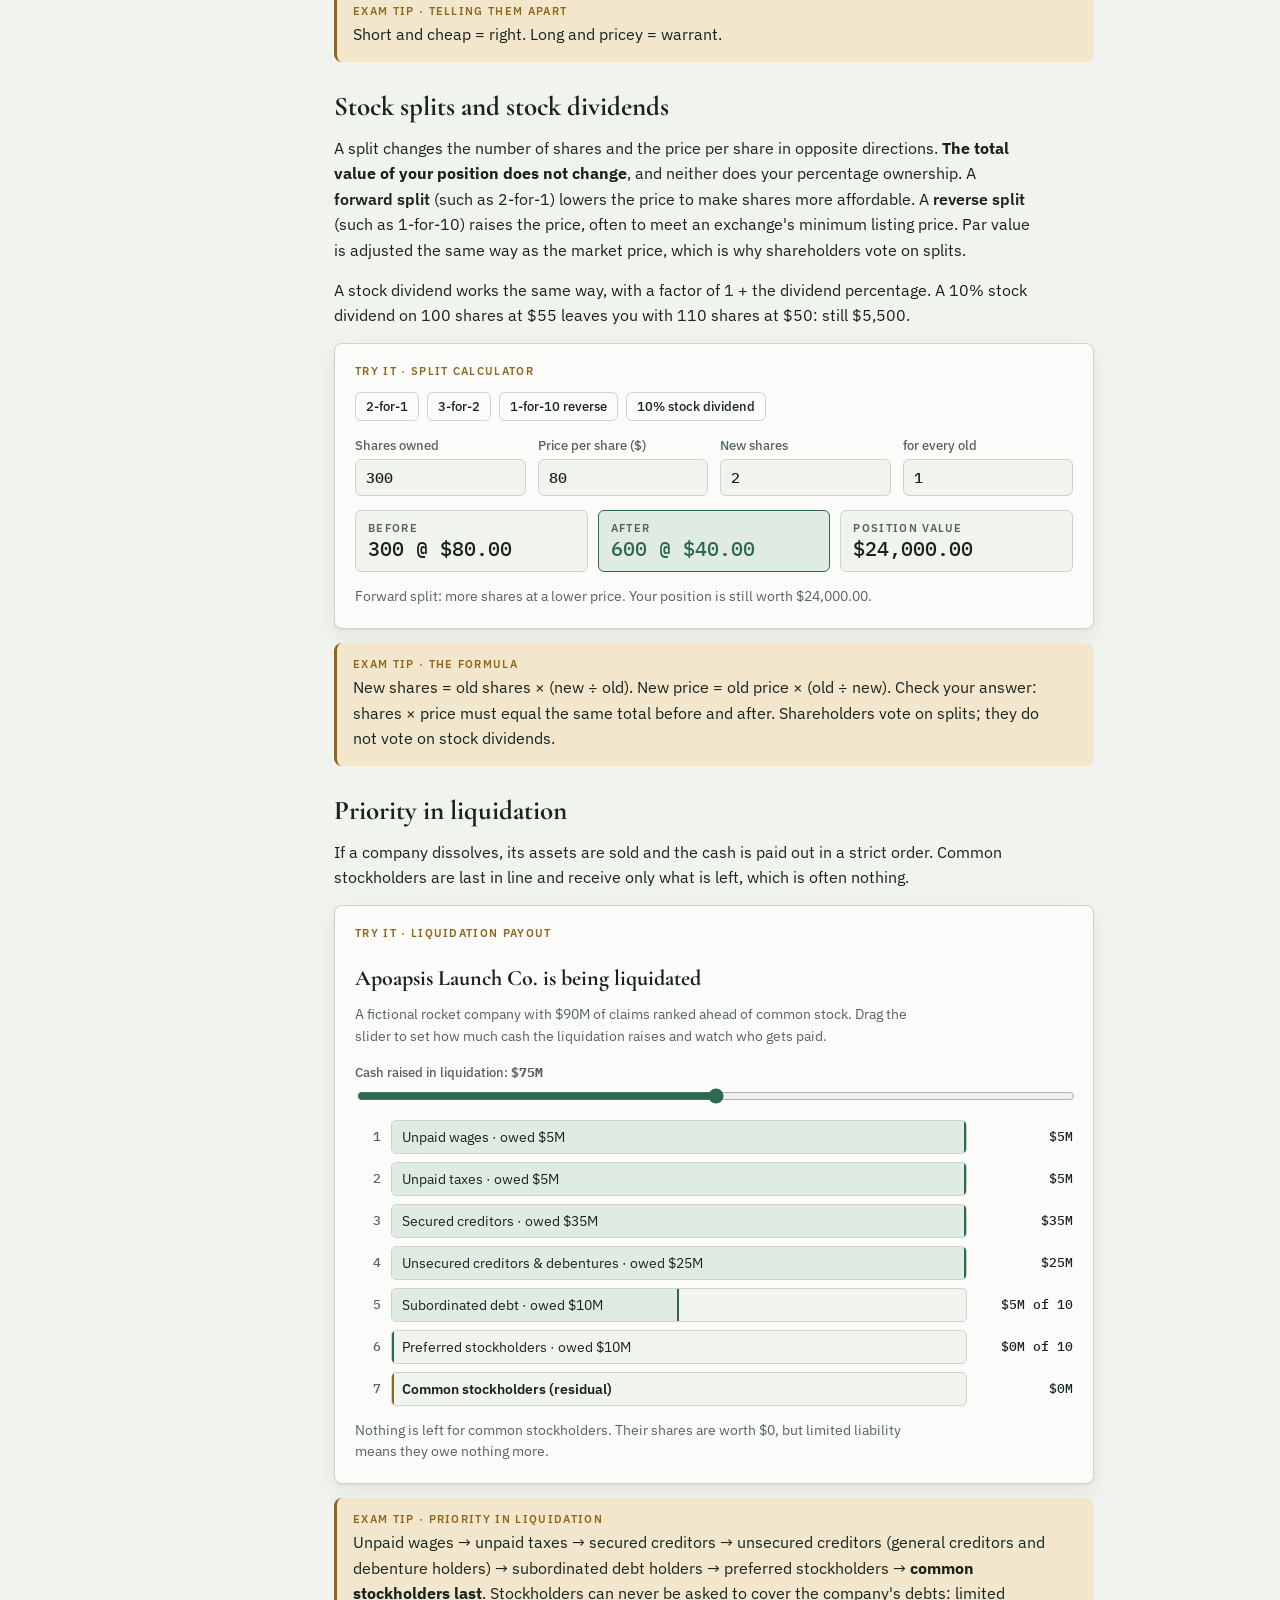
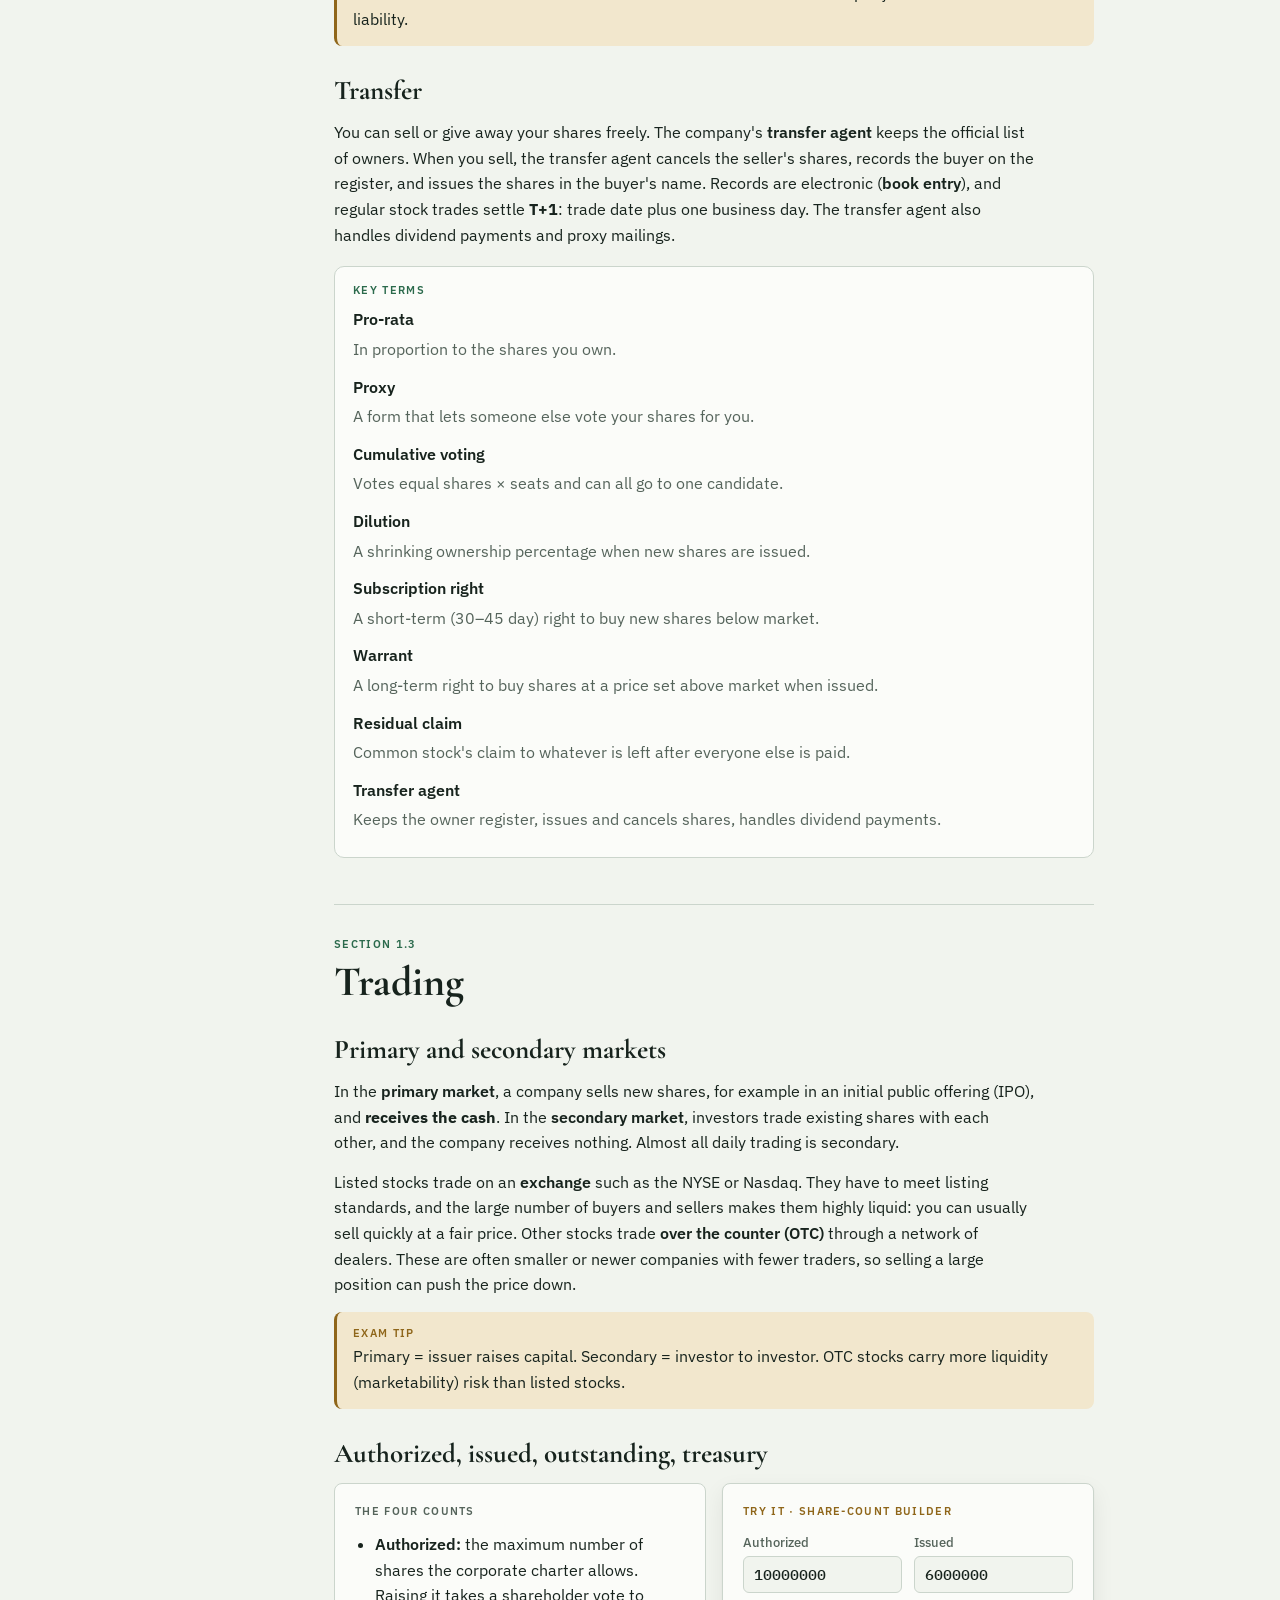
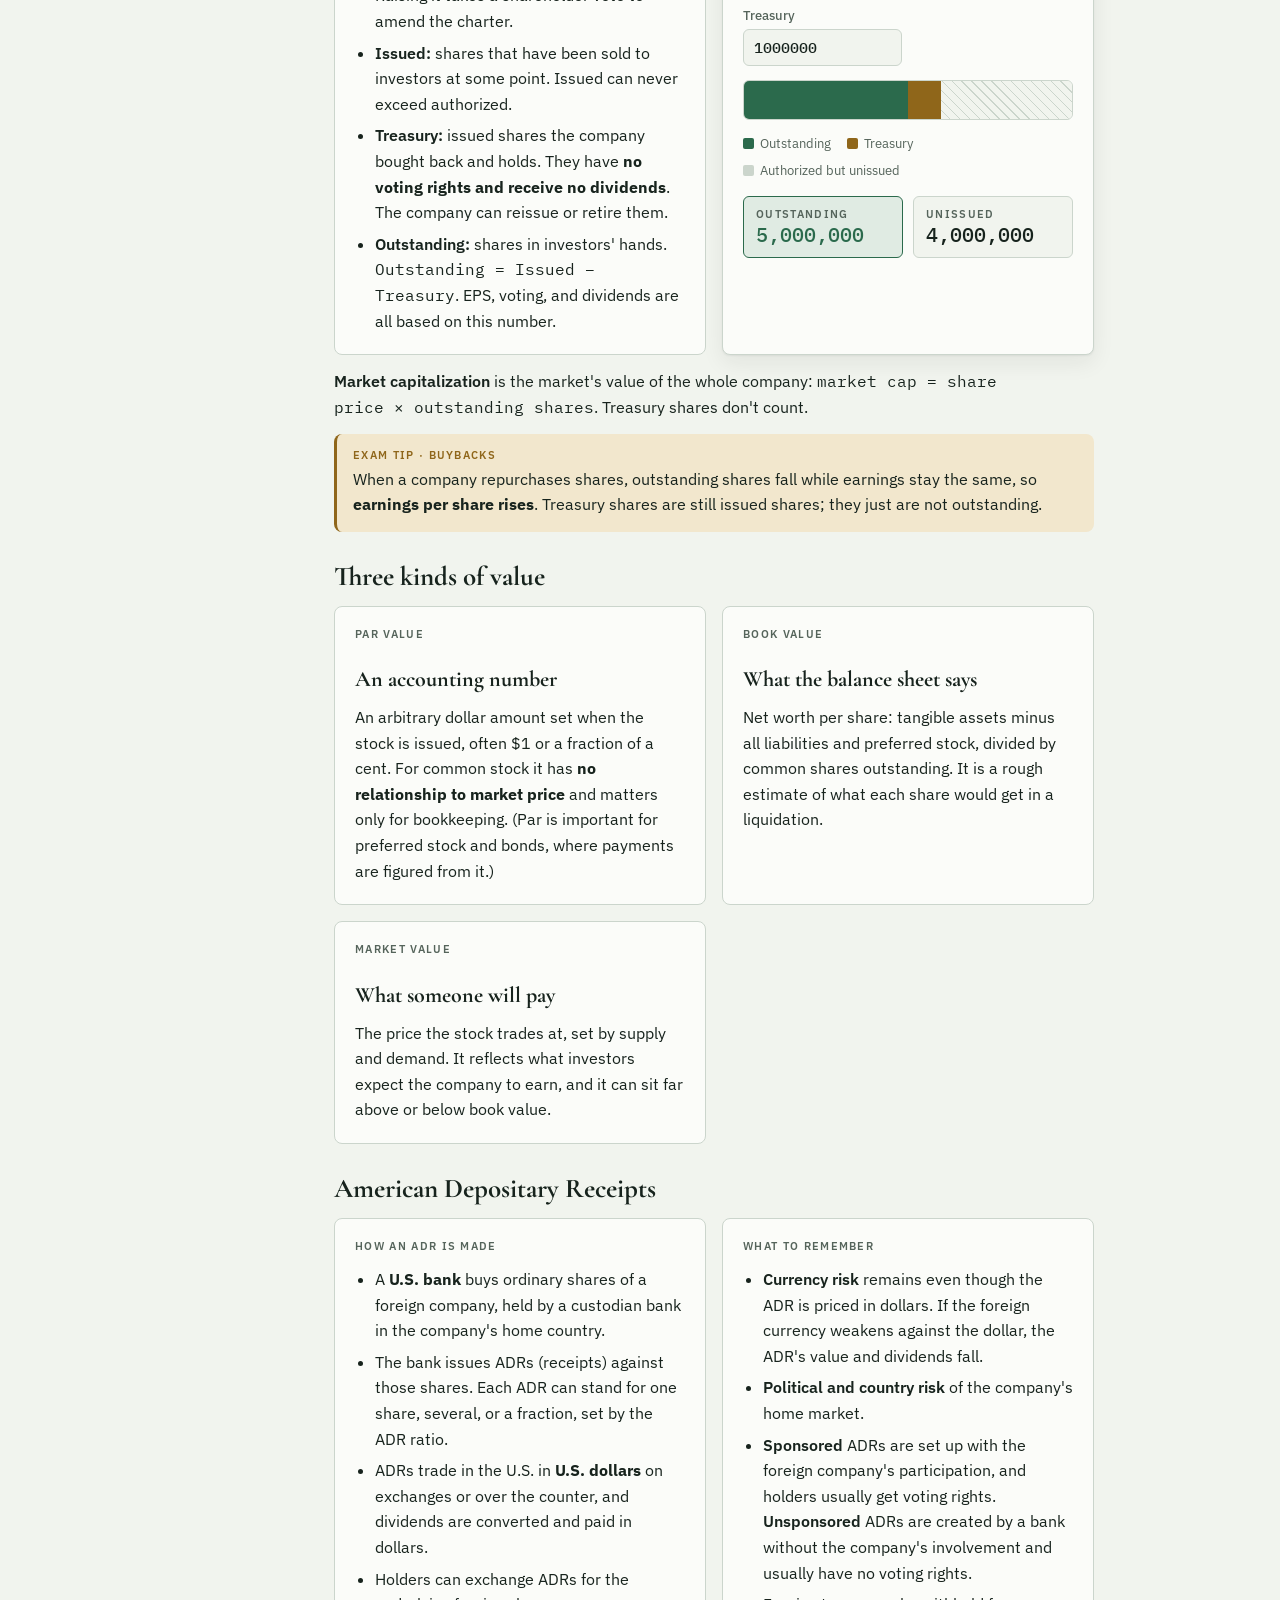
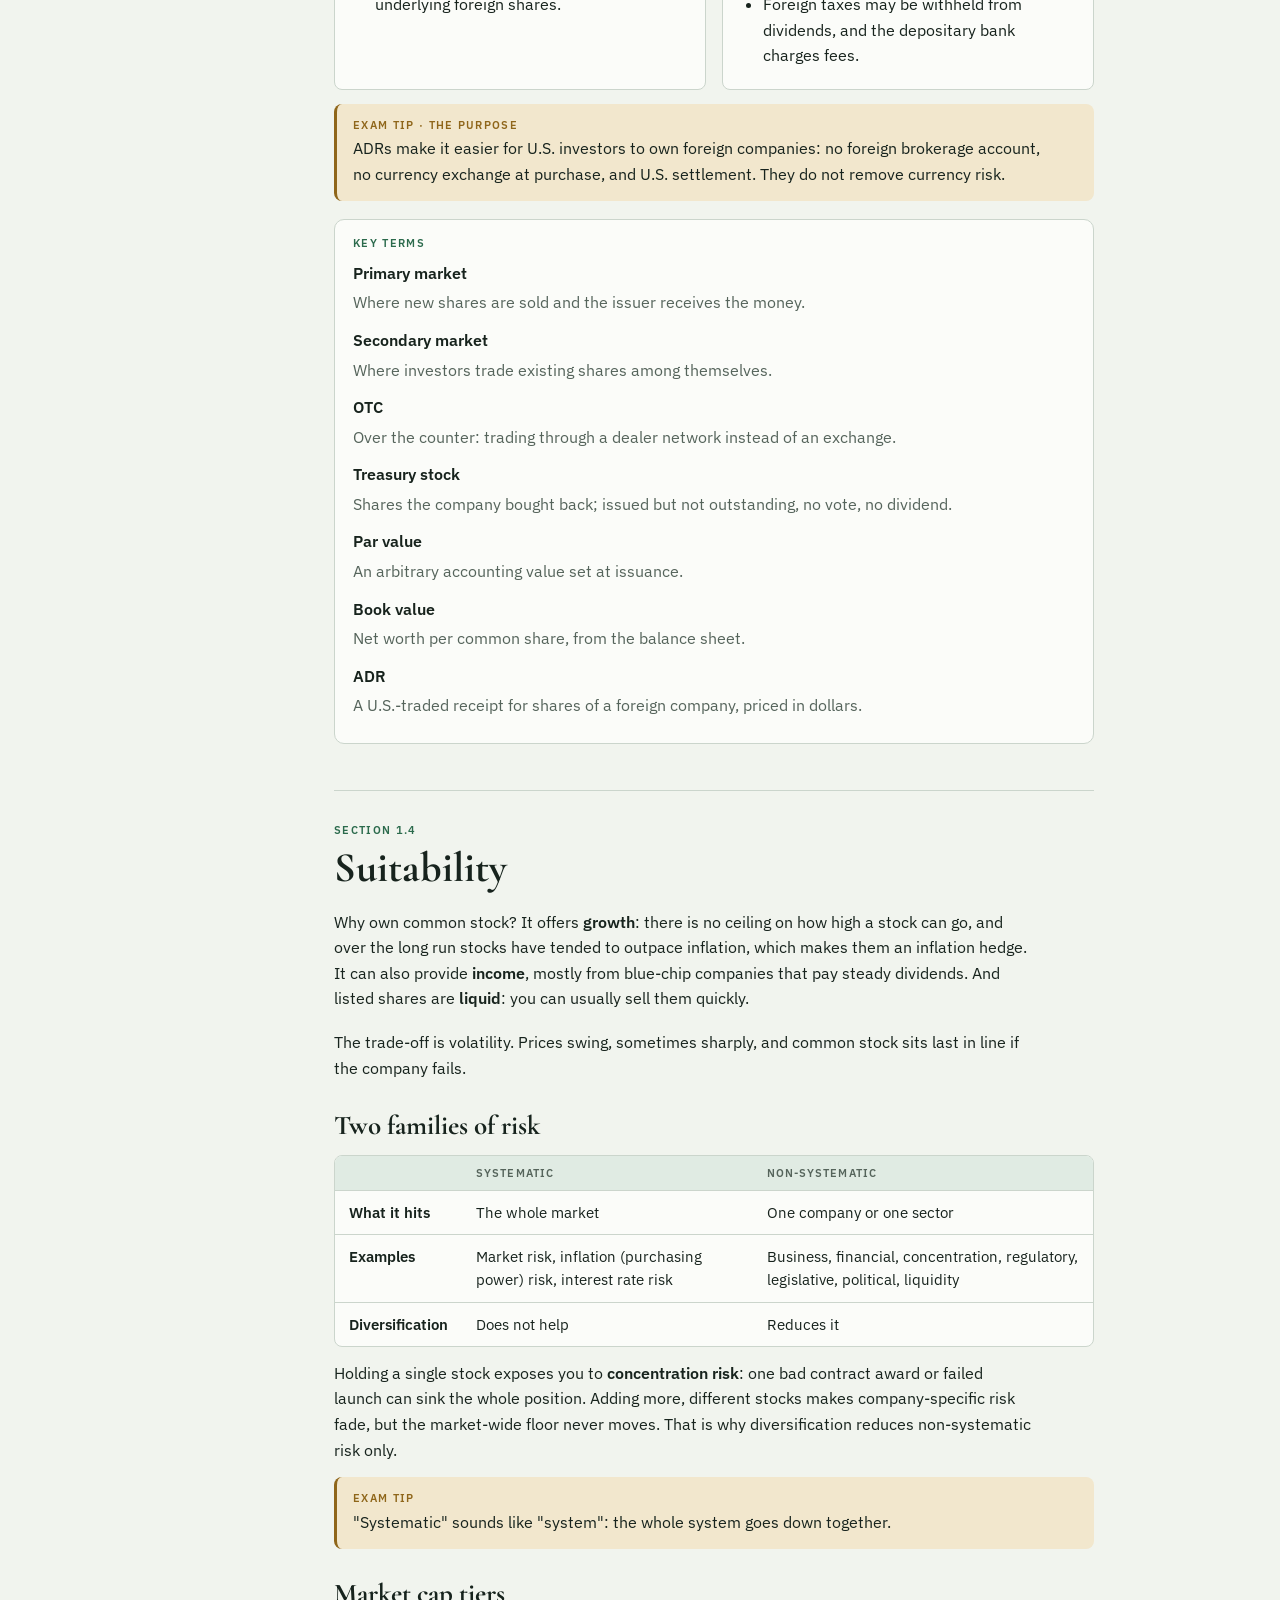
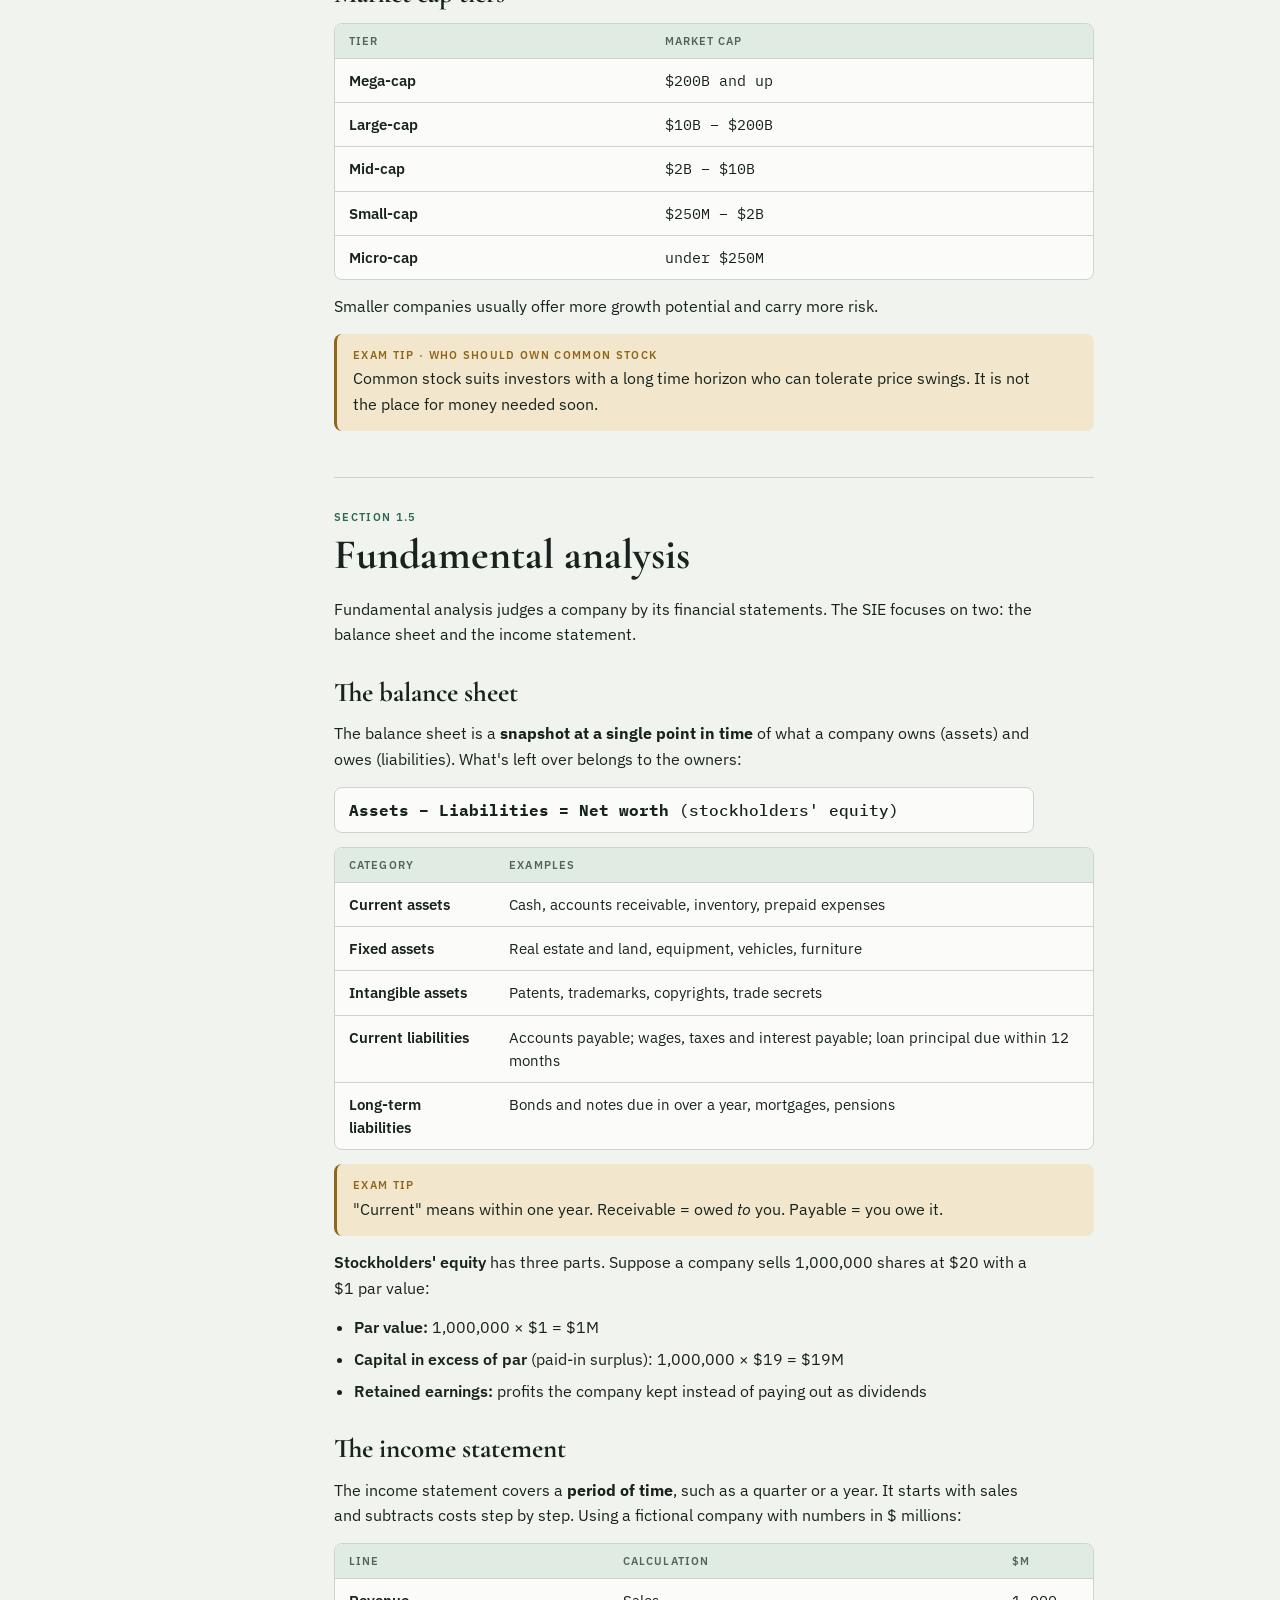
<file: chapters/ch1/textbook.html>
<!doctype html>
<html lang="en">
<head>
<meta charset="utf-8">
<meta name="viewport" content="width=device-width,initial-scale=1,viewport-fit=cover">
<title>Chapter 1 Textbook · SIE Study</title>
<link rel="preconnect" href="https://fonts.googleapis.com">
<link rel="preconnect" href="https://fonts.gstatic.com" crossorigin>
<link rel="stylesheet" href="https://fonts.googleapis.com/css2?family=Archivo:wdth,wght@62..125,400..900&family=Cormorant+Garamond:wght@600;700&family=IBM+Plex+Mono:wght@400;500;600&family=IBM+Plex+Sans:wght@400;500;600&display=swap">
<link rel="stylesheet" href="../../assets/theme.css">
<script src="../../assets/theme.js"></script>
<link rel="stylesheet" href="../../assets/textbook.css">
</head>
<body>
<header class="site-head"><div class="wrap">
  <a class="brand" href="../../index.html">SIE <b>Study</b></a>
  <a class="crumb" href="index.html">← Chapter 1</a>
  <span class="spacer"></span>
  <button class="theme-btn" type="button" data-theme-toggle aria-label="Switch theme">☾</button>
</div></header>

<div class="wrap tb">
  <nav class="tb-toc" aria-label="Chapter contents">
    <details open id="toc-details"><summary>Contents</summary>
      <ol>
        <li><a href="#s1-1"><span class="num">1.1</span> Basic characteristics</a></li>
        <li><a href="#s1-2"><span class="num">1.2</span> Rights of shareholders</a>
          <ol>
            <li><a href="#s1-2-dividends">Dividends</a></li>
            <li><a href="#s1-2-dividend-dates">Dividend dates</a></li>
            <li><a href="#s1-2-voting">Voting</a></li>
            <li><a href="#s1-2-records">Books &amp; records</a></li>
            <li><a href="#s1-2-preemptive">Preemptive rights</a></li>
            <li><a href="#s1-2-rights-warrants">Rights &amp; warrants</a></li>
            <li><a href="#s1-2-splits">Splits</a></li>
            <li><a href="#s1-2-liquidation">Liquidation</a></li>
            <li><a href="#s1-2-transfer">Transfer</a></li>
          </ol></li>
        <li><a href="#s1-3"><span class="num">1.3</span> Trading</a>
          <ol>
            <li><a href="#s1-3-markets">Markets</a></li>
            <li><a href="#s1-3-share-counts">Share counts</a></li>
            <li><a href="#s1-3-value">Par, book, market</a></li>
            <li><a href="#s1-3-adrs">ADRs</a></li>
          </ol></li>
        <li><a href="#s1-4"><span class="num">1.4</span> Suitability</a>
          <ol>
            <li><a href="#s1-4-risk">Risk</a></li>
            <li><a href="#s1-4-cap">Market cap</a></li>
          </ol></li>
        <li><a href="#s1-5"><span class="num">1.5</span> Fundamentals</a>
          <ol>
            <li><a href="#s1-5-balance">Balance sheet</a></li>
            <li><a href="#s1-5-income">Income statement</a></li>
            <li><a href="#s1-5-pe">P/E ratio</a></li>
          </ol></li>
      </ol>
    </details>
  </nav>

  <article class="tb-body">
    <header>
      <span class="label">Chapter 1 · Textbook</span>
      <h1>Common Stock</h1>
      <p class="lede">What owning a share gives you, how shares are counted and valued, what shareholders can vote on, how dividends and splits work, how stock trades, who it suits, and how to read a company's financial statements.</p>
    </header>

    <!-- ================= 1.1 ================= -->
    <section id="s1-1" aria-labelledby="h1-1">
      <h2 id="h1-1"><span class="label sec-label" style="display:block;margin-bottom:8px">Section 1.1</span>Basic characteristics</h2>
      <p>Common stock is <span class="term">equity</span>: a share is a slice of ownership in a corporation. A bondholder lends the company money and is owed interest and principal. A common stockholder owns part of the business and is owed nothing. You share in growth through a rising share price and any dividends the board chooses to pay.</p>
      <p>That ownership comes with the most risk in the capital structure. Common stockholders have a <span class="term">residual claim</span>: if the company is liquidated, they are paid only after everyone else. In exchange, their upside is unlimited, while creditors can never receive more than they are owed.</p>
      <p>Share prices move on <span class="term">supply and demand</span>. When more investors want to buy than sell, the price rises; when sellers outnumber buyers, it falls. Company results and investor mood drive both sides.</p>

      <h3>Two ways to make money</h3>
      <ul class="clean">
        <li><span class="term">Capital appreciation:</span> sell the shares for more than you paid. Buy at $20 and sell at $35, and you gain $15 a share.</li>
        <li><span class="term">Cash dividends:</span> the company shares part of its profits with owners, usually every quarter.</li>
      </ul>
      <p>Where profits go depends on the company. A <span class="term">growth company</span> reinvests its earnings in new products, expansion and research, so it pays little or no dividend; investors are betting on a rising share price. A <span class="term">mature company</span> has fewer big projects to fund, so it pays much of its excess profit out as dividends.</p>
      <div class="tip"><span class="label">Exam tip</span><p>Most common stocks pay no dividend at all. Growth = reinvest; mature = pay out.</p></div>

      <div class="sub" id="s1-1-types">
        <h3>How stocks get described</h3>
        <div class="table-wrap">
          <table>
            <thead><tr><th>Label</th><th>What it means</th><th>Typical traits</th></tr></thead>
            <tbody>
              <tr><td class="term">Blue chip</td><td>Large, established, financially strong companies</td><td>Long record of earnings and steady dividends</td></tr>
              <tr><td class="term">Growth</td><td>Earnings growing faster than the overall economy</td><td>Reinvests profits, pays little or no dividend, higher P/E</td></tr>
              <tr><td class="term">Income</td><td>Companies that pay out a large share of earnings</td><td>High dividend yield; utilities are the classic example</td></tr>
              <tr><td class="term">Value</td><td>Priced low relative to earnings or book value</td><td>Low P/E; investor expects the market to re-rate it</td></tr>
              <tr><td class="term">Cyclical</td><td>Results rise and fall with the economy</td><td>Industrials, autos, housing, heavy equipment</td></tr>
              <tr><td class="term">Defensive</td><td>Demand holds up in recessions</td><td>Food, utilities, household goods, healthcare</td></tr>
            </tbody>
          </table>
        </div>
        <p class="note">Most pre-revenue space companies are growth or speculative names. They pay no dividend and reinvest everything, and their share prices swing on contract awards and launch results rather than earnings.</p>
        <div class="tip"><span class="label">Exam tip · Cyclical vs defensive</span><p>Cyclical = things people can skip (cars, restaurants, hotels). Defensive = things people always need (utilities, healthcare, food).</p></div>
      </div>

      <dl class="keyterms">
        <span class="label">Key terms</span>
        <dt>Equity</dt><dd>Ownership in a company. Common stock is an equity security.</dd>
        <dt>Capital appreciation</dt><dd>An increase in a security's price above what you paid.</dd>
        <dt>Dividend</dt><dd>A distribution of company profits to shareholders, declared by the board.</dd>
        <dt>Growth stock</dt><dd>A company growing faster than the economy that reinvests its earnings.</dd>
        <dt>Defensive stock</dt><dd>A company whose sales hold up in recessions, such as a utility.</dd>
      </dl>
    </section>

    <!-- ================= 1.2 ================= -->
    <section id="s1-2" aria-labelledby="h1-2">
      <h2 id="h1-2"><span class="label sec-label" style="display:block;margin-bottom:8px">Section 1.2</span>Rights of common stockholders</h2>
      <p>Owning common stock gives you seven basic rights:</p>
      <ol class="clean">
        <li>Receive dividends, pro-rata, when the board declares them</li>
        <li>Vote for the board of directors and on major corporate changes</li>
        <li>Inspect the company's books and records</li>
        <li>Keep your percentage of ownership (preemptive rights)</li>
        <li>Vote on stock splits</li>
        <li>Claim what is left of the assets if the company dissolves</li>
        <li>Transfer (sell or give away) your shares</li>
      </ol>

      <div class="sub" id="s1-2-dividends">
        <h3>Dividends</h3>
        <p>A dividend is a distribution of profits that the <strong>board of directors</strong> declares. Nothing requires a company to pay one, and a company can cut or suspend it at any time. Shareholders do not vote on dividends.</p>
        <p>Dividends are paid <span class="term">pro-rata</span>, in proportion to the shares you own. If the board declares $1.00 a share on 1,000,000 shares and you own 100,000 of them (10%), you receive $100,000, which is 10% of the payout.</p>
        <div class="cols">
          <div class="panel">
            <span class="label">Cash</span>
            <p>The most common type, usually paid quarterly. Taxed as income in the year received; qualified dividends get lower capital-gains rates.</p>
          </div>
          <div class="panel">
            <span class="label">Stock</span>
            <p>Additional shares instead of cash. Total value is unchanged. <strong>Not taxed when received</strong>; the cost basis per share goes down, and tax is due when the shares are sold.</p>
          </div>
          <div class="panel">
            <span class="label">Property</span>
            <p>Something other than cash or the company's own stock, such as the company's products or shares of a subsidiary it spins off. Rare.</p>
          </div>
        </div>

        <div class="panel tool">
          <span class="label tool-tag">Try it · Current yield</span>
          <div class="fields">
            <div class="field"><label for="y-div">Quarterly dividend ($)</label><input type="number" id="y-div" min="0" step="0.01" value="0.50"></div>
            <div class="field"><label for="y-px">Share price ($)</label><input type="number" id="y-px" min="0.01" step="0.01" value="40"></div>
          </div>
          <div class="out">
            <div class="stat"><span class="label">Annual dividend</span><span class="v" id="y-ann">$2.00</span></div>
            <div class="stat hl"><span class="label">Current yield</span><span class="v" id="y-yld">5.00%</span></div>
          </div>
          <p class="note">Current yield = annual dividend ÷ current market price. When the price falls, the yield rises, and the reverse.</p>
        </div>
      </div>

      <div class="sub" id="s1-2-dividend-dates">
        <h3>The four dividend dates</h3>
        <div class="table-wrap">
          <table>
            <thead><tr><th>Order</th><th>Date</th><th>Set by</th><th>What happens</th></tr></thead>
            <tbody>
              <tr><td class="num">1</td><td class="term">Declaration</td><td>Board of directors</td><td>Board announces the amount, record date, and payable date.</td></tr>
              <tr><td class="num">2</td><td class="term">Ex-dividend</td><td>Exchange (FINRA for OTC stocks)</td><td>First day the stock trades without the dividend. Buyers on or after this date do not get it. The price opens lower by about the dividend amount.</td></tr>
              <tr><td class="num">3</td><td class="term">Record</td><td>Board of directors</td><td>Investors whose purchases have settled and who are on the company's books on this date receive the dividend.</td></tr>
              <tr><td class="num">4</td><td class="term">Payable</td><td>Board of directors</td><td>The dividend is paid to holders of record.</td></tr>
            </tbody>
          </table>
        </div>
        <p class="note">Memory aid: <strong>D-E-R-P</strong> (Declaration, Ex, Record, Payable). The board sets every date except the ex-date.</p>

        <div class="panel tool">
          <span class="label tool-tag">Try it · Dividend timeline</span>
          <h3>Do you get the dividend?</h3>
          <p class="note">Regular-way trades settle <strong>T+1</strong> (one business day after the trade) since May 28, 2024. With T+1, the ex-date is the same day as the record date. This tool skips weekends but not market holidays.</p>
          <div class="fields">
            <div class="field"><label for="d-dec">Declaration</label><input type="date" id="d-dec" value="2026-10-01"></div>
            <div class="field"><label for="d-rec">Record</label><input type="date" id="d-rec" value="2026-10-15"></div>
            <div class="field"><label for="d-pay">Payable</label><input type="date" id="d-pay" value="2026-10-30"></div>
            <div class="field"><label for="d-trd">Your purchase (trade date)</label><input type="date" id="d-trd" value="2026-10-14"></div>
          </div>
          <div class="tl" aria-hidden="true" id="d-tl"><div class="tl-line"></div></div>
          <ul class="tl-list" id="d-list"></ul>
          <div class="verdict" id="d-verdict"></div>
          <p class="warn" id="d-warn" hidden></p>
        </div>
        <div class="tip">
          <span class="label">Exam tip · Open orders on the ex-date</span>
          <p>Because the price drops by the dividend on the ex-date, open orders below the market (<strong>buy limits and sell stops</strong>) are reduced by the dividend amount unless marked "Do Not Reduce" (DNR). Orders above the market are not adjusted.</p>
        </div>
      </div>

      <div class="sub" id="s1-2-voting">
        <h3>Voting</h3>
        <p>Common stockholders vote on <strong>electing the board of directors</strong>, <strong>stock splits</strong>, and major corporate changes such as mergers, acquisitions, and charter amendments (including authorizing more shares). They do <strong>not</strong> vote on dividends; the board decides whether to pay one and how much.</p>
        <p>Think of it like a government: shareholders elect the board, the board hires and fires the CEO and other senior executives, and those executives run the company day to day. The board sets the company's direction, executive pay and major policies.</p>
        <p>A shareholder who cannot attend the annual meeting can vote by <span class="term">proxy</span>, a form (by mail or online) that authorizes someone else to cast their votes.</p>
        <p>Some companies issue more than one class, such as <span class="term">Class A and Class B</span>, that differ in voting power. Founders often hold a class with 10 votes per share while the public class has 1 or none. Both classes still own the same company.</p>

        <p>Every share gets one vote per board seat up for election. How those votes can be spread depends on the method:</p>
        <ul class="clean">
          <li><span class="term">Statutory voting:</span> you may cast no more than your share count for any single seat. 100 shares and 3 seats means at most 100 votes per candidate.</li>
          <li><span class="term">Cumulative voting:</span> you get shares × seats votes in total and can split them however you like, including all on one candidate. 100 shares and 3 seats means up to 300 votes for one candidate.</li>
        </ul>

        <div class="panel tool">
          <span class="label tool-tag">Try it · Statutory vs. cumulative voting</span>
          <h3>How many votes can you give one director?</h3>
          <div class="fields">
            <div class="field"><label for="v-sh">Shares you own</label><input type="number" id="v-sh" min="1" step="1" value="100"></div>
            <div class="field"><label for="v-seats">Board seats up for election</label><input type="number" id="v-seats" min="1" max="12" step="1" value="3"></div>
          </div>
          <div class="field">
            <label for="v-k">Under cumulative voting, split your votes across <strong class="num" id="v-k-out">1</strong> candidate(s)</label>
            <input type="range" id="v-k" min="1" max="3" step="1" value="1">
          </div>
          <div class="vote-grid">
            <div class="vote-col">
              <span class="label">Statutory: shares per seat</span>
              <div id="v-stat"></div>
              <p class="note" id="v-stat-note"></p>
            </div>
            <div class="vote-col">
              <span class="label">Cumulative: shares × seats, any mix</span>
              <div id="v-cum"></div>
              <p class="note" id="v-cum-note"></p>
            </div>
          </div>
        </div>
        <div class="tip">
          <span class="label">Exam tip · Who benefits</span>
          <p>Total votes are the same under both methods. Cumulative voting lets a holder stack votes on one candidate, which <strong>benefits minority (smaller) shareholders</strong> by giving them a better chance to elect at least one director.</p>
        </div>
      </div>

      <div class="sub" id="s1-2-records">
        <h3>Books and records</h3>
        <p>Shareholders have the right to receive audited annual reports and to see the shareholder list and meeting minutes. The right does not extend to detailed internal records or trade secrets. Public companies file their financial reports with the SEC, so any owner can read them.</p>
        <div class="table-wrap">
          <table>
            <thead><tr><th>Form</th><th>How often</th><th>Audited?</th></tr></thead>
            <tbody>
              <tr><td class="term">10-K</td><td>Annual report, once a year</td><td>Yes</td></tr>
              <tr><td class="term">10-Q</td><td>Quarterly report, 3 times a year (the 10-K covers the 4th quarter)</td><td>No</td></tr>
            </tbody>
          </table>
        </div>
        <div class="tip"><span class="label">Exam tip</span><p><strong>K</strong> = annual + audited. <strong>Q</strong> = quarterly + unaudited.</p></div>
      </div>

      <div class="sub" id="s1-2-preemptive">
        <h3>Preemptive rights and dilution</h3>
        <p>When a company sells new shares, each existing owner's slice gets smaller. That is <span class="term">dilution</span>. Suppose you own 50,000 of 500,000 shares (10%) and the company issues 500,000 new shares. If you buy none, you now own 50,000 of 1,000,000 shares: 5%.</p>
        <p>Where the charter grants them, <span class="term">preemptive rights</span> let existing holders buy new shares before the public, in proportion to what they already own. In the example, buying 50,000 of the new shares keeps you at 100,000 of 1,000,000: still 10%.</p>
        <p>Without an offering of rights, dilutive moves such as issuing new shares, convertible securities, warrants or employee stock options need shareholder approval.</p>
        <p>Common stockholders also have <span class="term">limited liability</span>: the most you can lose is what you invested. If a company goes bankrupt owing $500 million, its creditors cannot come after your house or savings. Your maximum loss is what you paid; your maximum gain is unlimited.</p>
      </div>

      <div class="sub" id="s1-2-rights-warrants">
        <h3>Rights and warrants</h3>
        <p>Both give the holder the right to buy the company's stock at a set price. They differ in who gets them, how long they last, and whether that price starts below or above the market.</p>
        <div class="table-wrap">
          <table>
            <thead><tr><th></th><th>Rights (subscription rights)</th><th>Warrants</th></tr></thead>
            <tbody>
              <tr><td class="term">Issued to</td><td>Existing shareholders, one right per share owned</td><td>Usually attached to a new bond or preferred stock offering (or a SPAC unit)</td></tr>
              <tr><td class="term">Purpose</td><td>Honor preemptive rights so owners can keep their percentage</td><td>A "sweetener" that makes the offering more attractive, letting the issuer pay a lower rate</td></tr>
              <tr><td class="term">Life</td><td>Short term, usually 30 to 45 days</td><td>Long term, often several years (5+); some are perpetual</td></tr>
              <tr><td class="term">Exercise price</td><td><strong>Below</strong> market (the subscription price)</td><td><strong>Above</strong> market when issued</td></tr>
              <tr><td class="term">Value at issue</td><td>Intrinsic value, because the price is below market</td><td>Time value only</td></tr>
              <tr><td class="term">Holder's choices</td><td>Exercise, sell the rights, or let them expire</td><td>Exercise, sell (once detached), or let them expire</td></tr>
            </tbody>
          </table>
        </div>
        <div class="panel tool">
          <span class="label tool-tag">Try it · Rights offering</span>
          <h3>What is one right worth?</h3>
          <div class="fields">
            <div class="field"><label for="r-m">Market price ($)</label><input type="number" id="r-m" min="0" step="0.01" value="42"></div>
            <div class="field"><label for="r-s">Subscription price ($)</label><input type="number" id="r-s" min="0" step="0.01" value="36"></div>
            <div class="field"><label for="r-n">Rights to buy 1 new share</label><input type="number" id="r-n" min="1" step="1" value="5"></div>
          </div>
          <div class="out">
            <div class="stat hl"><span class="label">Value of 1 right</span><span class="v" id="r-val">$1.00</span></div>
            <div class="stat"><span class="label">Price after rights detach</span><span class="v" id="r-ex">$41.00</span></div>
            <div class="stat"><span class="label">Cost of 1 new share</span><span class="v" id="r-cost">5 rights + $36</span></div>
          </div>
          <p class="note" id="r-note"></p>
          <p class="note">Cum-rights formula: (Market − Subscription) ÷ (Rights needed + 1). The SIE is more likely to test the definitions than this math, but working it once shows why rights have value. A <span class="term">standby underwriter</span> agrees to buy any shares that shareholders do not subscribe to.</p>
        </div>
        <div class="tip">
          <span class="label">Exam tip · Where warrants show up</span>
          <p>Many space companies that went public through SPAC mergers around 2021 had public warrants trading next to the common stock, because SPAC units usually bundle a share with a fraction of a warrant. Those warrants were exercisable at $11.50, above the $10 unit price, which is the "above market at issuance" rule in action. Exercising warrants creates new shares, so it dilutes existing holders.</p>
        </div>
        <div class="tip"><span class="label">Exam tip · Telling them apart</span><p>Short and cheap = right. Long and pricey = warrant.</p></div>
      </div>

      <div class="sub" id="s1-2-splits">
        <h3>Stock splits and stock dividends</h3>
        <p>A split changes the number of shares and the price per share in opposite directions. <strong>The total value of your position does not change</strong>, and neither does your percentage ownership. A <span class="term">forward split</span> (such as 2-for-1) lowers the price to make shares more affordable. A <span class="term">reverse split</span> (such as 1-for-10) raises the price, often to meet an exchange's minimum listing price. Par value is adjusted the same way as the market price, which is why shareholders vote on splits.</p>
        <p>A stock dividend works the same way, with a factor of 1 + the dividend percentage. A 10% stock dividend on 100 shares at $55 leaves you with 110 shares at $50: still $5,500.</p>
        <div class="panel tool">
          <span class="label tool-tag">Try it · Split calculator</span>
          <div class="btn-row presets" role="group" aria-label="Presets">
            <button type="button" data-split="2,1">2-for-1</button>
            <button type="button" data-split="3,2">3-for-2</button>
            <button type="button" data-split="1,10">1-for-10 reverse</button>
            <button type="button" data-split="11,10">10% stock dividend</button>
          </div>
          <div class="fields">
            <div class="field"><label for="sp-sh">Shares owned</label><input type="number" id="sp-sh" min="1" step="1" value="300"></div>
            <div class="field"><label for="sp-px">Price per share ($)</label><input type="number" id="sp-px" min="0.01" step="0.01" value="80"></div>
            <div class="field"><label for="sp-new">New shares</label><input type="number" id="sp-new" min="1" step="1" value="2"></div>
            <div class="field"><label for="sp-old">for every old</label><input type="number" id="sp-old" min="1" step="1" value="1"></div>
          </div>
          <div class="out">
            <div class="stat"><span class="label">Before</span><span class="v" id="sp-before">300 @ $80.00</span></div>
            <div class="stat hl"><span class="label">After</span><span class="v" id="sp-after">600 @ $40.00</span></div>
            <div class="stat"><span class="label">Position value</span><span class="v" id="sp-val">$24,000.00</span></div>
          </div>
          <p class="note" id="sp-note"></p>
        </div>
        <div class="tip">
          <span class="label">Exam tip · The formula</span>
          <p>New shares = old shares × (new ÷ old). New price = old price × (old ÷ new). Check your answer: shares × price must equal the same total before and after. Shareholders vote on splits; they do not vote on stock dividends.</p>
        </div>
      </div>

      <div class="sub" id="s1-2-liquidation">
        <h3>Priority in liquidation</h3>
        <p>If a company dissolves, its assets are sold and the cash is paid out in a strict order. Common stockholders are last in line and receive only what is left, which is often nothing.</p>
        <div class="panel tool">
          <span class="label tool-tag">Try it · Liquidation payout</span>
          <h3>Apoapsis Launch Co. is being liquidated</h3>
          <p class="note">A fictional rocket company with $90M of claims ranked ahead of common stock. Drag the slider to set how much cash the liquidation raises and watch who gets paid.</p>
          <div class="field">
            <label for="liq-amt">Cash raised in liquidation: <strong class="num" id="liq-amt-out">$75M</strong></label>
            <input type="range" id="liq-amt" min="0" max="150" step="5" value="75">
          </div>
          <div class="stack" id="liq-stack"></div>
          <p class="note" id="liq-note"></p>
        </div>
        <div class="tip">
          <span class="label">Exam tip · Priority in liquidation</span>
          <p>Unpaid wages → unpaid taxes → secured creditors → unsecured creditors (general creditors and debenture holders) → subordinated debt holders → preferred stockholders → <strong>common stockholders last</strong>. Stockholders can never be asked to cover the company's debts: limited liability.</p>
        </div>
      </div>

      <div class="sub" id="s1-2-transfer">
        <h3>Transfer</h3>
        <p>You can sell or give away your shares freely. The company's <span class="term">transfer agent</span> keeps the official list of owners. When you sell, the transfer agent cancels the seller's shares, records the buyer on the register, and issues the shares in the buyer's name. Records are electronic (<span class="term">book entry</span>), and regular stock trades settle <strong>T+1</strong>: trade date plus one business day. The transfer agent also handles dividend payments and proxy mailings.</p>
      </div>

      <dl class="keyterms">
        <span class="label">Key terms</span>
        <dt>Pro-rata</dt><dd>In proportion to the shares you own.</dd>
        <dt>Proxy</dt><dd>A form that lets someone else vote your shares for you.</dd>
        <dt>Cumulative voting</dt><dd>Votes equal shares × seats and can all go to one candidate.</dd>
        <dt>Dilution</dt><dd>A shrinking ownership percentage when new shares are issued.</dd>
        <dt>Subscription right</dt><dd>A short-term (30–45 day) right to buy new shares below market.</dd>
        <dt>Warrant</dt><dd>A long-term right to buy shares at a price set above market when issued.</dd>
        <dt>Residual claim</dt><dd>Common stock's claim to whatever is left after everyone else is paid.</dd>
        <dt>Transfer agent</dt><dd>Keeps the owner register, issues and cancels shares, handles dividend payments.</dd>
      </dl>
    </section>

    <!-- ================= 1.3 ================= -->
    <section id="s1-3" aria-labelledby="h1-3">
      <h2 id="h1-3"><span class="label sec-label" style="display:block;margin-bottom:8px">Section 1.3</span>Trading</h2>

      <div class="sub" id="s1-3-markets">
        <h3>Primary and secondary markets</h3>
        <p>In the <span class="term">primary market</span>, a company sells new shares, for example in an initial public offering (IPO), and <strong>receives the cash</strong>. In the <span class="term">secondary market</span>, investors trade existing shares with each other, and the company receives nothing. Almost all daily trading is secondary.</p>
        <p>Listed stocks trade on an <span class="term">exchange</span> such as the NYSE or Nasdaq. They have to meet listing standards, and the large number of buyers and sellers makes them highly liquid: you can usually sell quickly at a fair price. Other stocks trade <span class="term">over the counter (OTC)</span> through a network of dealers. These are often smaller or newer companies with fewer traders, so selling a large position can push the price down.</p>
        <div class="tip"><span class="label">Exam tip</span><p>Primary = issuer raises capital. Secondary = investor to investor. OTC stocks carry more liquidity (marketability) risk than listed stocks.</p></div>
      </div>

      <div class="sub" id="s1-3-share-counts">
        <h3>Authorized, issued, outstanding, treasury</h3>
        <div class="cols">
          <div class="panel">
            <span class="label">The four counts</span>
            <ul class="clean">
              <li><span class="term">Authorized:</span> the maximum number of shares the corporate charter allows. Raising it takes a shareholder vote to amend the charter.</li>
              <li><span class="term">Issued:</span> shares that have been sold to investors at some point. Issued can never exceed authorized.</li>
              <li><span class="term">Treasury:</span> issued shares the company bought back and holds. They have <strong>no voting rights and receive no dividends</strong>. The company can reissue or retire them.</li>
              <li><span class="term">Outstanding:</span> shares in investors' hands. <span class="num">Outstanding = Issued − Treasury</span>. EPS, voting, and dividends are all based on this number.</li>
            </ul>
          </div>
          <div class="panel tool">
            <span class="label tool-tag">Try it · Share-count builder</span>
            <div class="fields">
              <div class="field"><label for="sc-auth">Authorized</label><input type="number" id="sc-auth" min="0" step="100000" value="10000000"></div>
              <div class="field"><label for="sc-iss">Issued</label><input type="number" id="sc-iss" min="0" step="100000" value="6000000"></div>
              <div class="field"><label for="sc-tre">Treasury</label><input type="number" id="sc-tre" min="0" step="100000" value="1000000"></div>
            </div>
            <div class="seg-bar" role="img" aria-label="Share composition" id="sc-bar">
              <div class="seg out-s" id="sc-seg-out"></div><div class="seg tre-s" id="sc-seg-tre"></div><div class="seg un-s" id="sc-seg-un"></div>
            </div>
            <div class="legend"><span><i style="background:var(--accent)"></i>Outstanding</span><span><i style="background:var(--gold)"></i>Treasury</span><span><i style="background:var(--line)"></i>Authorized but unissued</span></div>
            <div class="out">
              <div class="stat hl"><span class="label">Outstanding</span><span class="v" id="sc-out">5,000,000</span></div>
              <div class="stat"><span class="label">Unissued</span><span class="v" id="sc-un">4,000,000</span></div>
            </div>
            <p class="warn" id="sc-warn" hidden></p>
          </div>
        </div>
        <p><span class="term">Market capitalization</span> is the market's value of the whole company: <span class="num">market cap = share price × outstanding shares</span>. Treasury shares don't count.</p>
        <div class="tip">
          <span class="label">Exam tip · Buybacks</span>
          <p>When a company repurchases shares, outstanding shares fall while earnings stay the same, so <strong>earnings per share rises</strong>. Treasury shares are still issued shares; they just are not outstanding.</p>
        </div>
      </div>

      <div class="sub" id="s1-3-value">
        <h3>Three kinds of value</h3>
        <div class="cols">
          <div class="panel">
            <span class="label">Par value</span>
            <h3>An accounting number</h3>
            <p>An arbitrary dollar amount set when the stock is issued, often $1 or a fraction of a cent. For common stock it has <strong>no relationship to market price</strong> and matters only for bookkeeping. (Par is important for preferred stock and bonds, where payments are figured from it.)</p>
          </div>
          <div class="panel">
            <span class="label">Book value</span>
            <h3>What the balance sheet says</h3>
            <p>Net worth per share: tangible assets minus all liabilities and preferred stock, divided by common shares outstanding. It is a rough estimate of what each share would get in a liquidation.</p>
          </div>
          <div class="panel">
            <span class="label">Market value</span>
            <h3>What someone will pay</h3>
            <p>The price the stock trades at, set by supply and demand. It reflects what investors expect the company to earn, and it can sit far above or below book value.</p>
          </div>
        </div>
      </div>

      <div class="sub" id="s1-3-adrs">
        <h3>American Depositary Receipts</h3>
        <div class="cols">
          <div class="panel">
            <span class="label">How an ADR is made</span>
            <ul class="clean">
              <li>A <strong>U.S. bank</strong> buys ordinary shares of a foreign company, held by a custodian bank in the company's home country.</li>
              <li>The bank issues ADRs (receipts) against those shares. Each ADR can stand for one share, several, or a fraction, set by the ADR ratio.</li>
              <li>ADRs trade in the U.S. in <strong>U.S. dollars</strong> on exchanges or over the counter, and dividends are converted and paid in dollars.</li>
              <li>Holders can exchange ADRs for the underlying foreign shares.</li>
            </ul>
          </div>
          <div class="panel">
            <span class="label">What to remember</span>
            <ul class="clean">
              <li><span class="term">Currency risk</span> remains even though the ADR is priced in dollars. If the foreign currency weakens against the dollar, the ADR's value and dividends fall.</li>
              <li><span class="term">Political and country risk</span> of the company's home market.</li>
              <li><span class="term">Sponsored</span> ADRs are set up with the foreign company's participation, and holders usually get voting rights. <span class="term">Unsponsored</span> ADRs are created by a bank without the company's involvement and usually have no voting rights.</li>
              <li>Foreign taxes may be withheld from dividends, and the depositary bank charges fees.</li>
            </ul>
          </div>
        </div>
        <div class="tip">
          <span class="label">Exam tip · The purpose</span>
          <p>ADRs make it easier for U.S. investors to own foreign companies: no foreign brokerage account, no currency exchange at purchase, and U.S. settlement. They do not remove currency risk.</p>
        </div>
      </div>

      <dl class="keyterms">
        <span class="label">Key terms</span>
        <dt>Primary market</dt><dd>Where new shares are sold and the issuer receives the money.</dd>
        <dt>Secondary market</dt><dd>Where investors trade existing shares among themselves.</dd>
        <dt>OTC</dt><dd>Over the counter: trading through a dealer network instead of an exchange.</dd>
        <dt>Treasury stock</dt><dd>Shares the company bought back; issued but not outstanding, no vote, no dividend.</dd>
        <dt>Par value</dt><dd>An arbitrary accounting value set at issuance.</dd>
        <dt>Book value</dt><dd>Net worth per common share, from the balance sheet.</dd>
        <dt>ADR</dt><dd>A U.S.-traded receipt for shares of a foreign company, priced in dollars.</dd>
      </dl>
    </section>

    <!-- ================= 1.4 ================= -->
    <section id="s1-4" aria-labelledby="h1-4">
      <h2 id="h1-4"><span class="label sec-label" style="display:block;margin-bottom:8px">Section 1.4</span>Suitability</h2>
      <p>Why own common stock? It offers <span class="term">growth</span>: there is no ceiling on how high a stock can go, and over the long run stocks have tended to outpace inflation, which makes them an inflation hedge. It can also provide <span class="term">income</span>, mostly from blue-chip companies that pay steady dividends. And listed shares are <span class="term">liquid</span>: you can usually sell them quickly.</p>
      <p>The trade-off is volatility. Prices swing, sometimes sharply, and common stock sits last in line if the company fails.</p>

      <div class="sub" id="s1-4-risk">
        <h3>Two families of risk</h3>
        <div class="table-wrap">
          <table>
            <thead><tr><th></th><th>Systematic</th><th>Non-systematic</th></tr></thead>
            <tbody>
              <tr><td class="term">What it hits</td><td>The whole market</td><td>One company or one sector</td></tr>
              <tr><td class="term">Examples</td><td>Market risk, inflation (purchasing power) risk, interest rate risk</td><td>Business, financial, concentration, regulatory, legislative, political, liquidity</td></tr>
              <tr><td class="term">Diversification</td><td>Does not help</td><td>Reduces it</td></tr>
            </tbody>
          </table>
        </div>
        <p>Holding a single stock exposes you to <span class="term">concentration risk</span>: one bad contract award or failed launch can sink the whole position. Adding more, different stocks makes company-specific risk fade, but the market-wide floor never moves. That is why diversification reduces non-systematic risk only.</p>
        <div class="tip"><span class="label">Exam tip</span><p>"Systematic" sounds like "system": the whole system goes down together.</p></div>
      </div>

      <div class="sub" id="s1-4-cap">
        <h3>Market cap tiers</h3>
        <div class="table-wrap">
          <table>
            <thead><tr><th>Tier</th><th>Market cap</th></tr></thead>
            <tbody>
              <tr><td class="term">Mega-cap</td><td class="num">$200B and up</td></tr>
              <tr><td class="term">Large-cap</td><td class="num">$10B – $200B</td></tr>
              <tr><td class="term">Mid-cap</td><td class="num">$2B – $10B</td></tr>
              <tr><td class="term">Small-cap</td><td class="num">$250M – $2B</td></tr>
              <tr><td class="term">Micro-cap</td><td class="num">under $250M</td></tr>
            </tbody>
          </table>
        </div>
        <p>Smaller companies usually offer more growth potential and carry more risk.</p>
        <div class="tip"><span class="label">Exam tip · Who should own common stock</span><p>Common stock suits investors with a long time horizon who can tolerate price swings. It is not the place for money needed soon.</p></div>
      </div>
    </section>

    <!-- ================= 1.5 ================= -->
    <section id="s1-5" aria-labelledby="h1-5">
      <h2 id="h1-5"><span class="label sec-label" style="display:block;margin-bottom:8px">Section 1.5</span>Fundamental analysis</h2>
      <p>Fundamental analysis judges a company by its financial statements. The SIE focuses on two: the balance sheet and the income statement.</p>

      <div class="sub" id="s1-5-balance">
        <h3>The balance sheet</h3>
        <p>The balance sheet is a <strong>snapshot at a single point in time</strong> of what a company owns (assets) and owes (liabilities). What's left over belongs to the owners:</p>
        <p class="formula num" style="font-size:16px"><strong>Assets − Liabilities = Net worth</strong> (stockholders' equity)</p>
        <div class="table-wrap">
          <table>
            <thead><tr><th>Category</th><th>Examples</th></tr></thead>
            <tbody>
              <tr><td class="term">Current assets</td><td>Cash, accounts receivable, inventory, prepaid expenses</td></tr>
              <tr><td class="term">Fixed assets</td><td>Real estate and land, equipment, vehicles, furniture</td></tr>
              <tr><td class="term">Intangible assets</td><td>Patents, trademarks, copyrights, trade secrets</td></tr>
              <tr><td class="term">Current liabilities</td><td>Accounts payable; wages, taxes and interest payable; loan principal due within 12 months</td></tr>
              <tr><td class="term">Long-term liabilities</td><td>Bonds and notes due in over a year, mortgages, pensions</td></tr>
            </tbody>
          </table>
        </div>
        <div class="tip"><span class="label">Exam tip</span><p>"Current" means within one year. Receivable = owed <em>to</em> you. Payable = you owe it.</p></div>
        <p><span class="term">Stockholders' equity</span> has three parts. Suppose a company sells 1,000,000 shares at $20 with a $1 par value:</p>
        <ul class="clean">
          <li><span class="term">Par value:</span> 1,000,000 × $1 = $1M</li>
          <li><span class="term">Capital in excess of par</span> (paid-in surplus): 1,000,000 × $19 = $19M</li>
          <li><span class="term">Retained earnings:</span> profits the company kept instead of paying out as dividends</li>
        </ul>
      </div>

      <div class="sub" id="s1-5-income">
        <h3>The income statement</h3>
        <p>The income statement covers a <strong>period of time</strong>, such as a quarter or a year. It starts with sales and subtracts costs step by step. Using a fictional company with numbers in $ millions:</p>
        <div class="table-wrap">
          <table>
            <thead><tr><th>Line</th><th>Calculation</th><th>$M</th></tr></thead>
            <tbody>
              <tr><td class="term">Revenue</td><td>Sales</td><td class="num">1,000</td></tr>
              <tr><td class="term">Gross profit</td><td>Revenue − cost of goods sold (600)</td><td class="num">400</td></tr>
              <tr><td class="term">EBIT (operating income)</td><td>Gross profit − operating expenses (200)</td><td class="num">200</td></tr>
              <tr><td class="term">EBT</td><td>EBIT − interest (50)</td><td class="num">150</td></tr>
              <tr><td class="term">Net income</td><td>EBT − taxes (21% = 31.5)</td><td class="num">118.5</td></tr>
              <tr><td class="term">Retained earnings (added)</td><td>Net income − dividends (40)</td><td class="num">78.5</td></tr>
            </tbody>
          </table>
        </div>
        <div class="tip"><span class="label">Exam tip</span><p>EBIT = operating income. Net income = profit after <em>everything</em>. Net income − dividends = the addition to retained earnings, which flows to the balance sheet.</p></div>
      </div>

      <div class="sub" id="s1-5-pe">
        <h3>Earnings per share and the P/E ratio</h3>
        <p><span class="term">Earnings per share (EPS)</span> = net income ÷ shares outstanding. The <span class="term">price-to-earnings (P/E) ratio</span> = share price ÷ EPS. A stock at $80 with EPS of $4 has a P/E of 20: investors pay $20 for every $1 of annual earnings.</p>
        <p>A high P/E usually signals that investors expect strong growth; a low P/E can point to a value stock, or to a company the market is worried about.</p>
      </div>

      <dl class="keyterms">
        <span class="label">Key terms</span>
        <dt>Balance sheet</dt><dd>A snapshot of assets, liabilities and net worth at one point in time.</dd>
        <dt>Income statement</dt><dd>Revenue, costs and profit over a period of time.</dd>
        <dt>Retained earnings</dt><dd>Profits kept in the business instead of paid as dividends.</dd>
        <dt>EPS</dt><dd>Net income ÷ shares outstanding.</dd>
        <dt>P/E ratio</dt><dd>Share price ÷ EPS.</dd>
      </dl>
    </section>

    <nav class="tb-next" aria-label="Next steps">
      <a class="btn" href="learn.html">Try the interactive lesson</a>
      <a class="btn primary" href="quiz.html">Take the quiz →</a>
    </nav>
  </article>
</div>

<footer class="site-foot"><div class="wrap"><p>SIE Study is independent study material and is not affiliated with or endorsed by FINRA. Examples are fictional. Rules reflect T+1 regular-way settlement, in effect since May 28, 2024.</p></div></footer>

<script src="textbook.js"></script>
<script data-goatcounter="https://timotheepellegrino.goatcounter.com/count" async src="https://gc.zgo.at/count.js"></script>
</body>
</html>
</file>
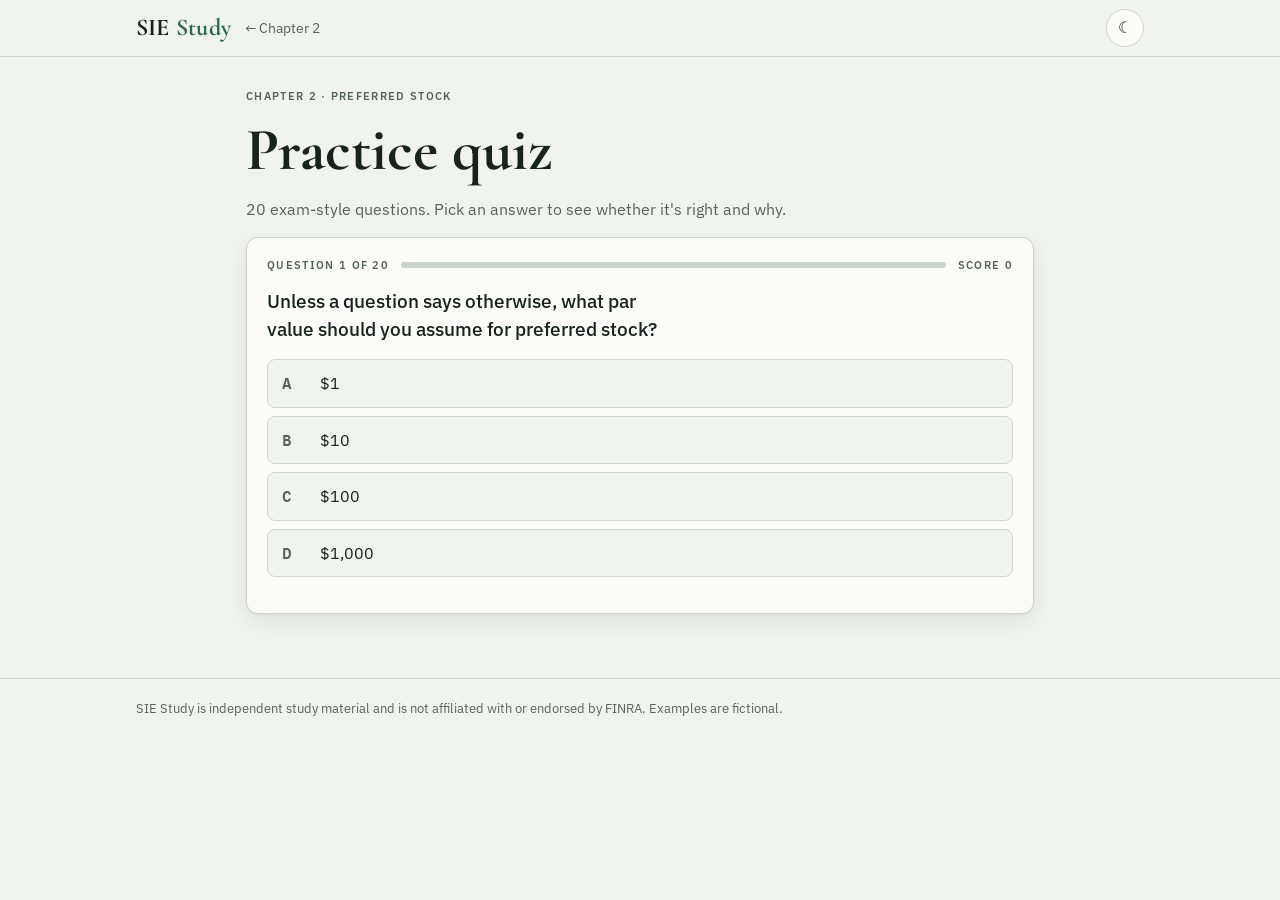
<file: chapters/ch2/quiz.html>
<!doctype html>
<html lang="en">
<head>
<meta charset="utf-8">
<meta name="viewport" content="width=device-width,initial-scale=1,viewport-fit=cover">
<title>Chapter 2 quiz · SIE Study</title>
<link rel="preconnect" href="https://fonts.googleapis.com">
<link rel="preconnect" href="https://fonts.gstatic.com" crossorigin>
<link rel="stylesheet" href="https://fonts.googleapis.com/css2?family=Archivo:wdth,wght@62..125,400..900&family=Cormorant+Garamond:wght@600;700&family=IBM+Plex+Mono:wght@400;500;600&family=IBM+Plex+Sans:wght@400;500;600&display=swap">
<link rel="stylesheet" href="../../assets/theme.css">
<script src="../../assets/theme.js"></script>
<link rel="stylesheet" href="../../assets/quiz.css">
</head>
<body>
<header class="site-head"><div class="wrap">
  <a class="brand" href="../../index.html">SIE <b>Study</b></a>
  <a class="crumb" href="index.html">← Chapter 2</a>
  <span class="spacer"></span>
  <button class="theme-btn" type="button" data-theme-toggle aria-label="Switch theme">☾</button>
</div></header>

<main class="wrap quiz-page">
  <p class="label">Chapter 2 · Preferred Stock</p>
  <h1>Practice quiz</h1>
  <p class="lede">20 exam-style questions. Pick an answer to see whether it's right and why.</p>
  <section class="card quiz" id="quiz" aria-label="Quiz"><noscript>The quiz needs JavaScript turned on.</noscript></section>
</main>

<footer class="site-foot"><div class="wrap"><p>SIE Study is independent study material and is not affiliated with or endorsed by FINRA. Examples are fictional.</p></div></footer>

<script src="../../assets/progress.js"></script>
<script src="../../assets/quiz.js"></script>
<script src="questions.js"></script>
<script>QuizUI.mount(document.getElementById("quiz"), window.QUIZ);</script>
<script data-goatcounter="https://timotheepellegrino.goatcounter.com/count" async src="https://gc.zgo.at/count.js"></script>
</body>
</html>
</file>
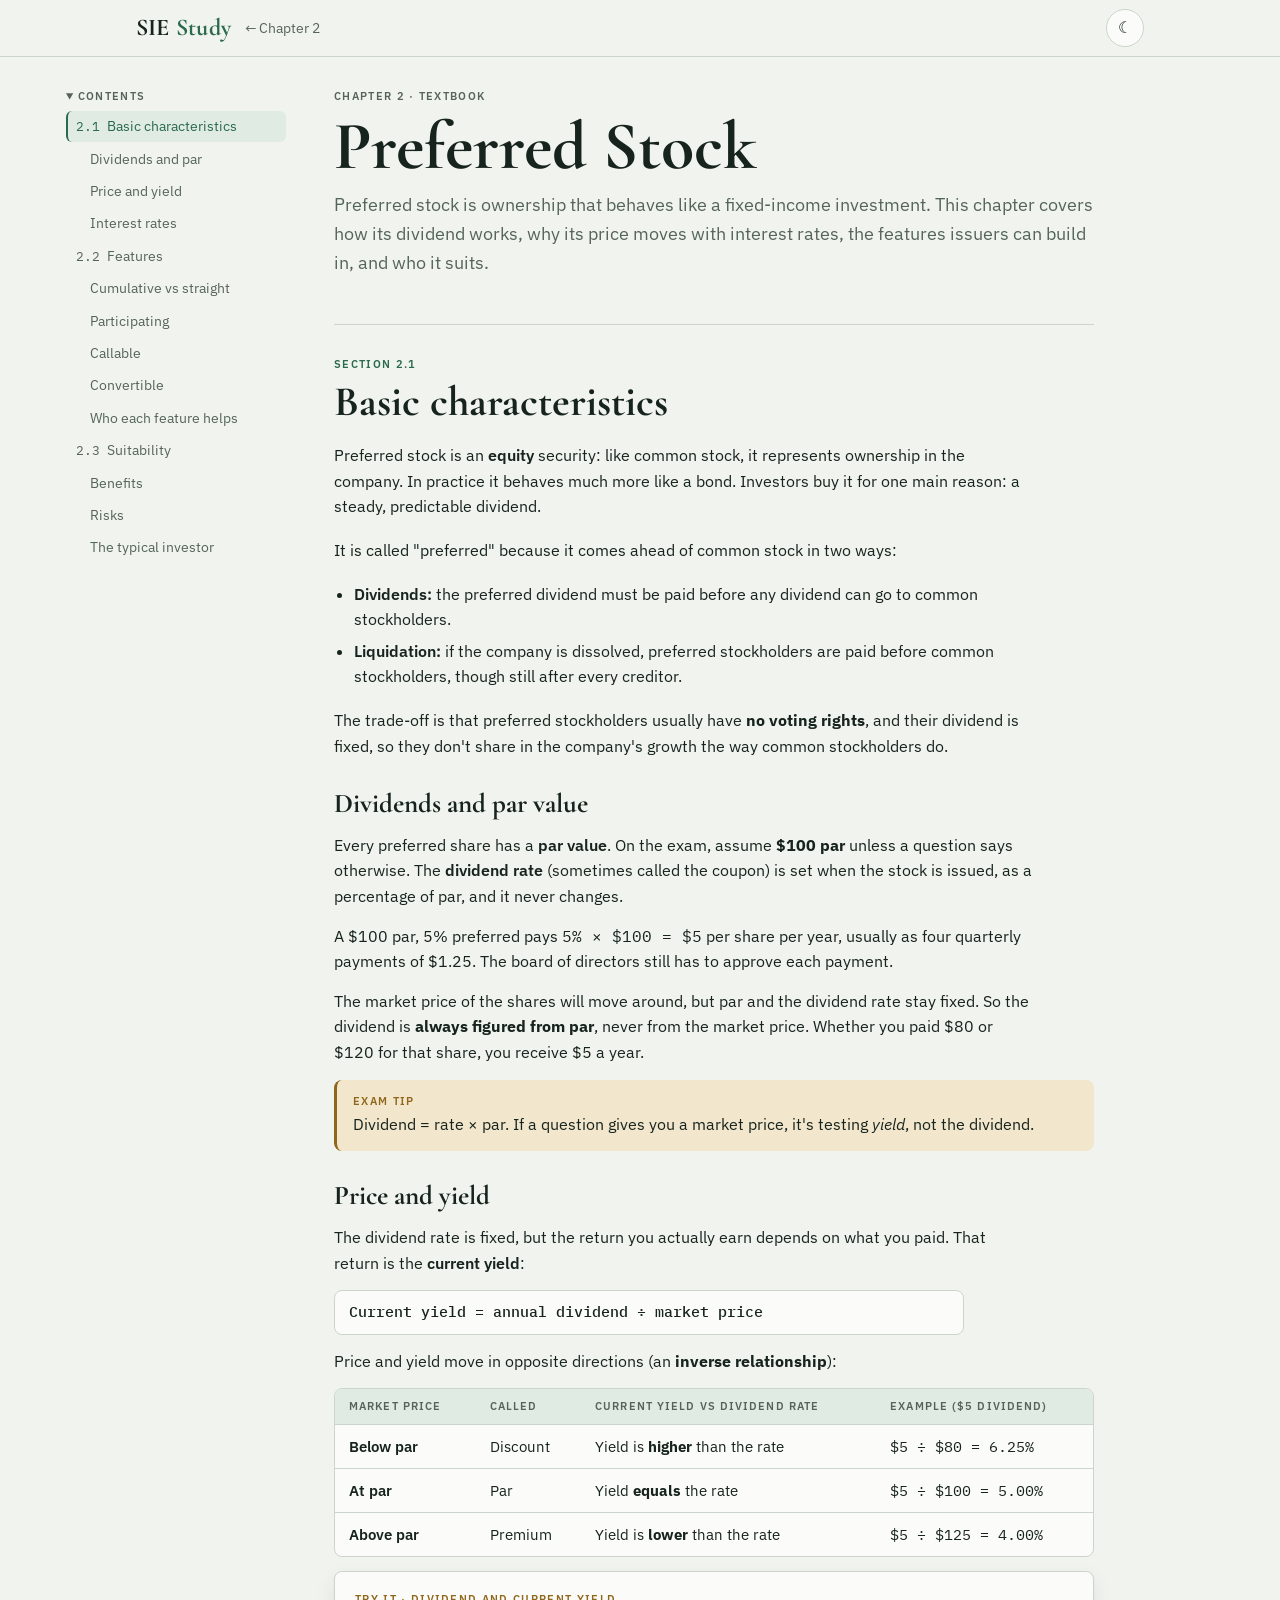
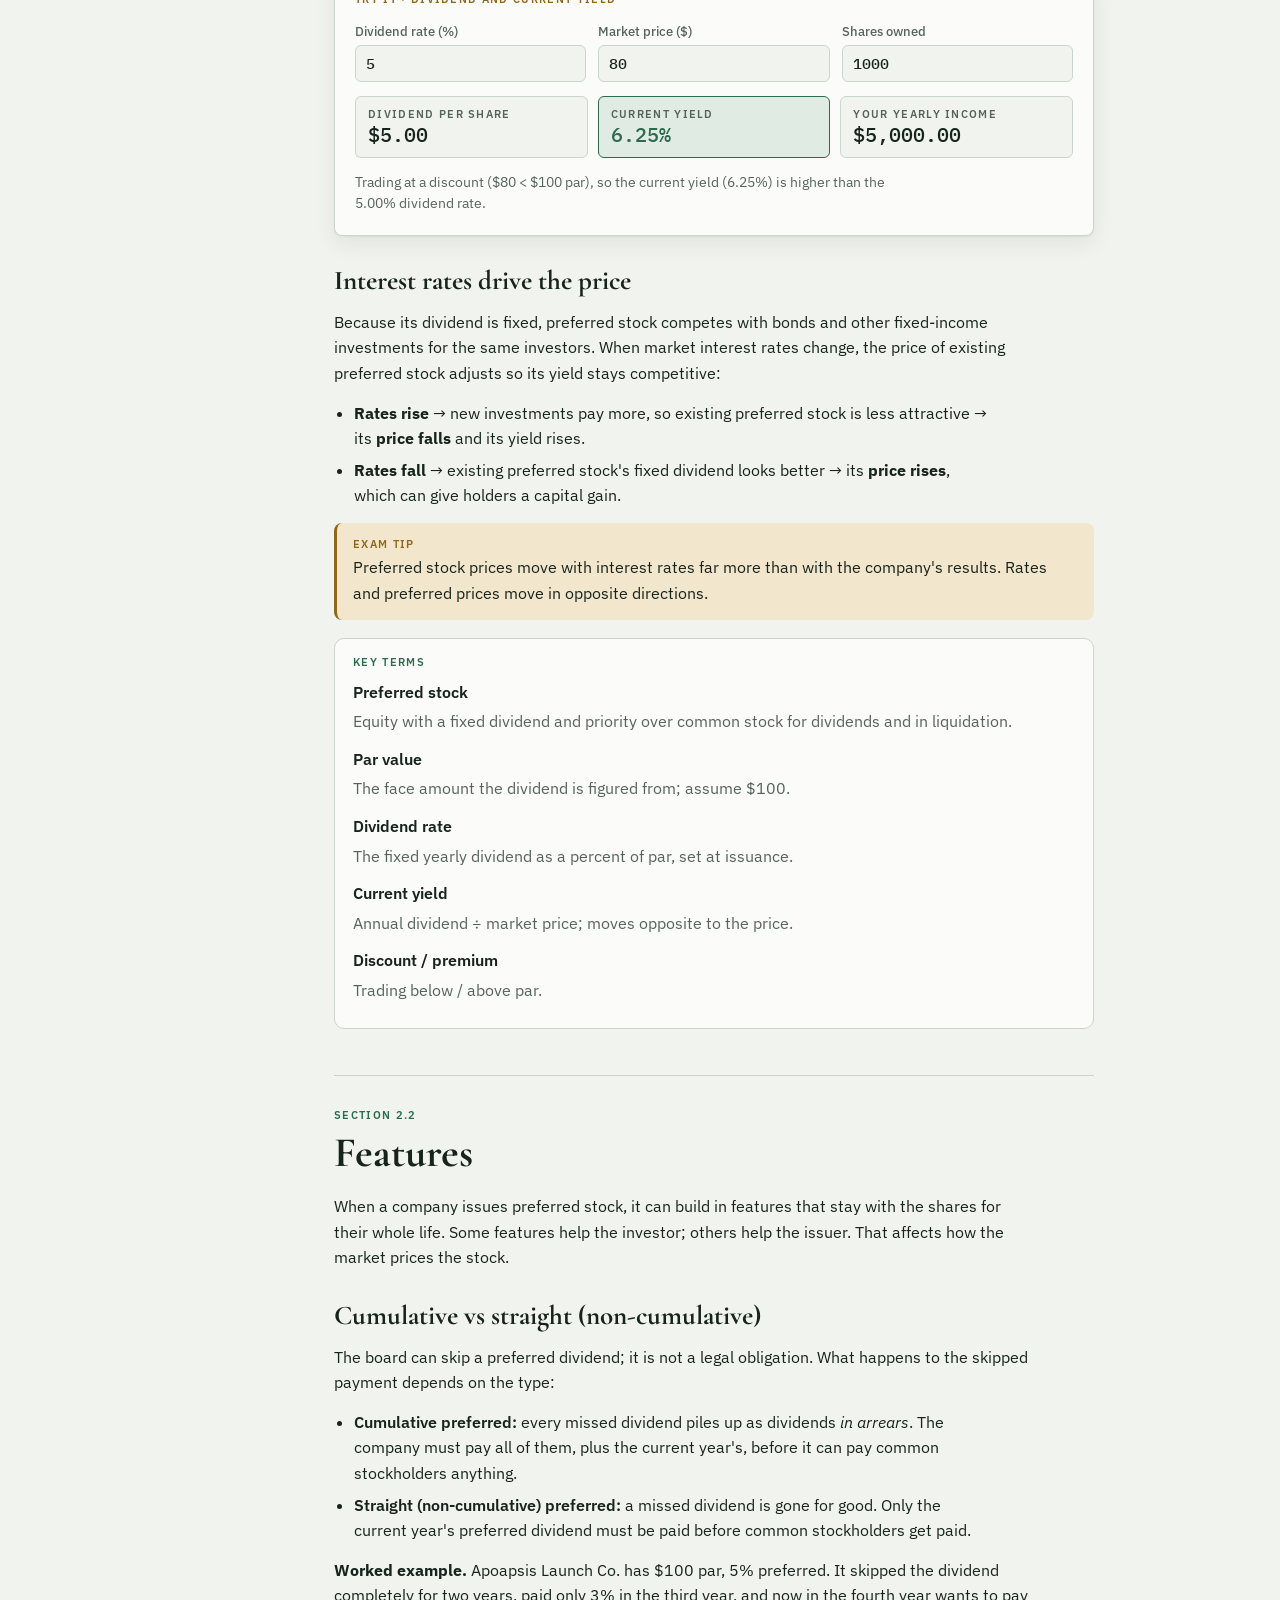
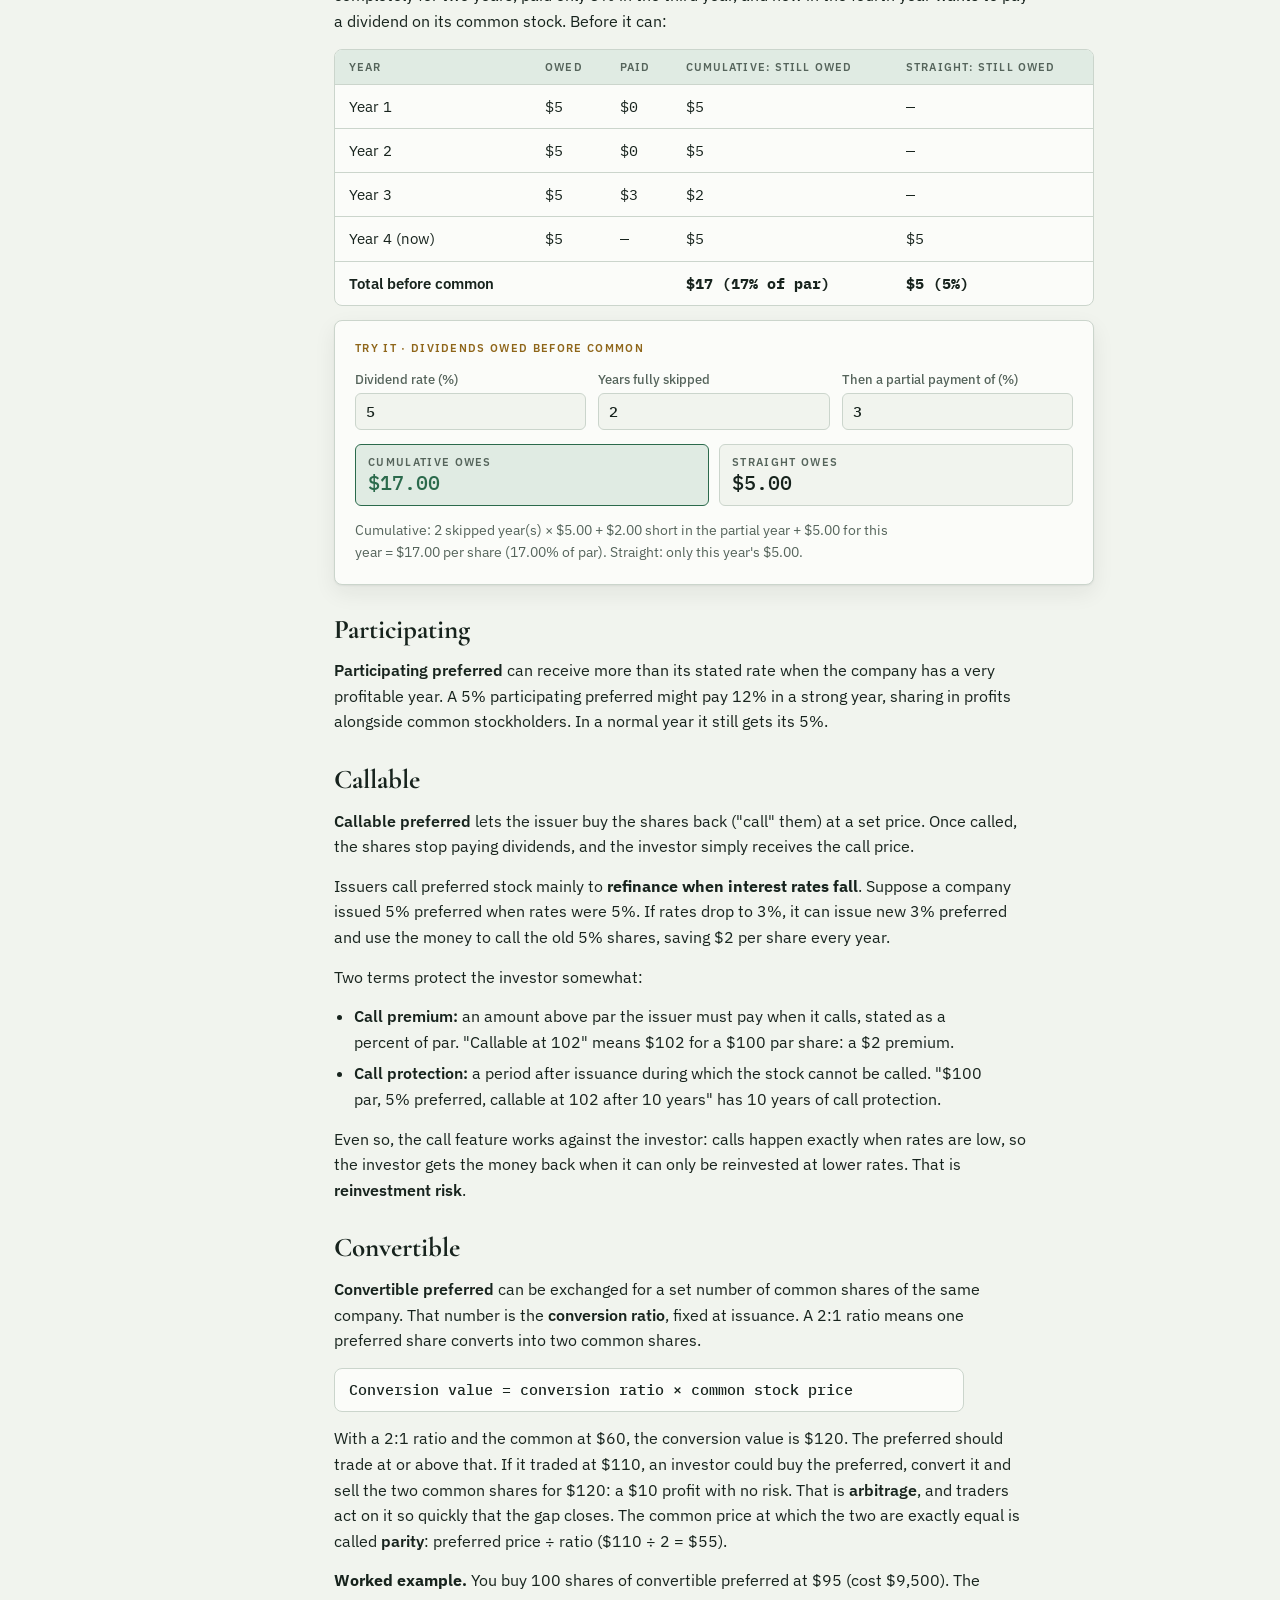
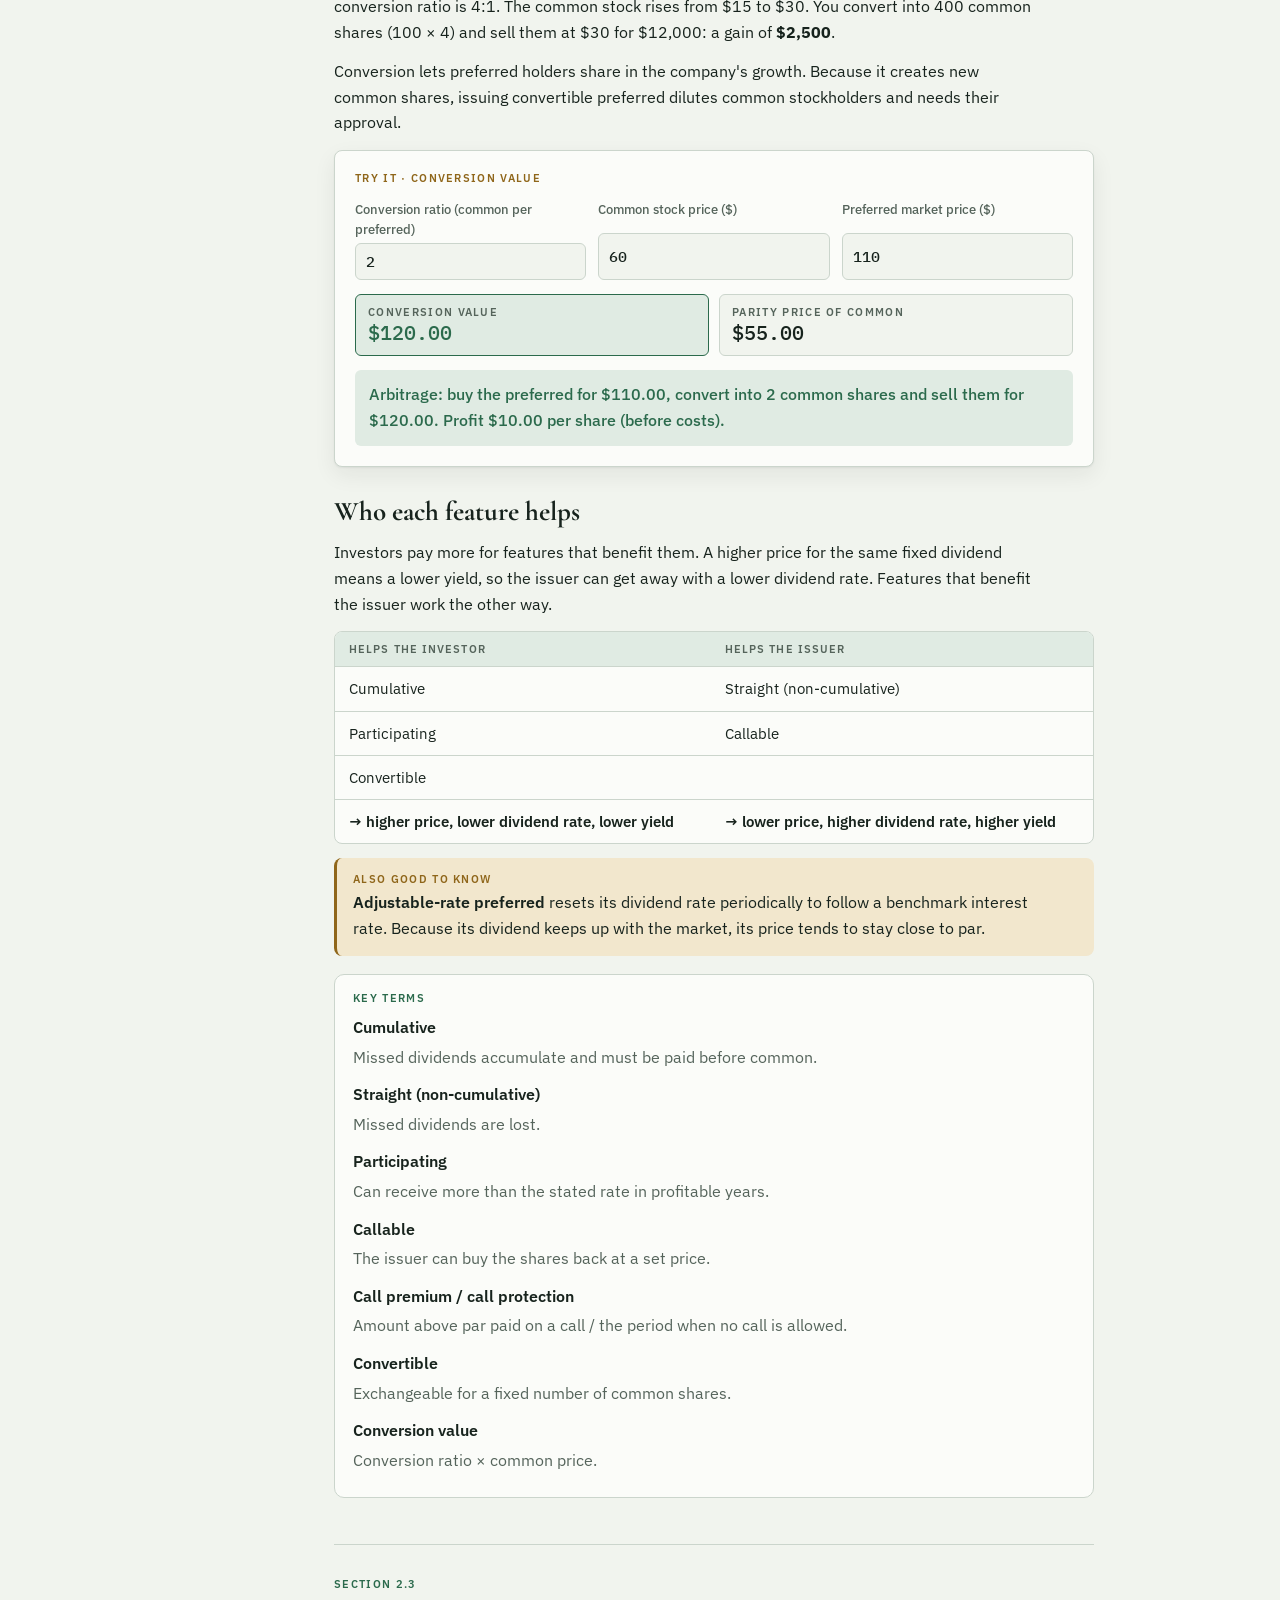
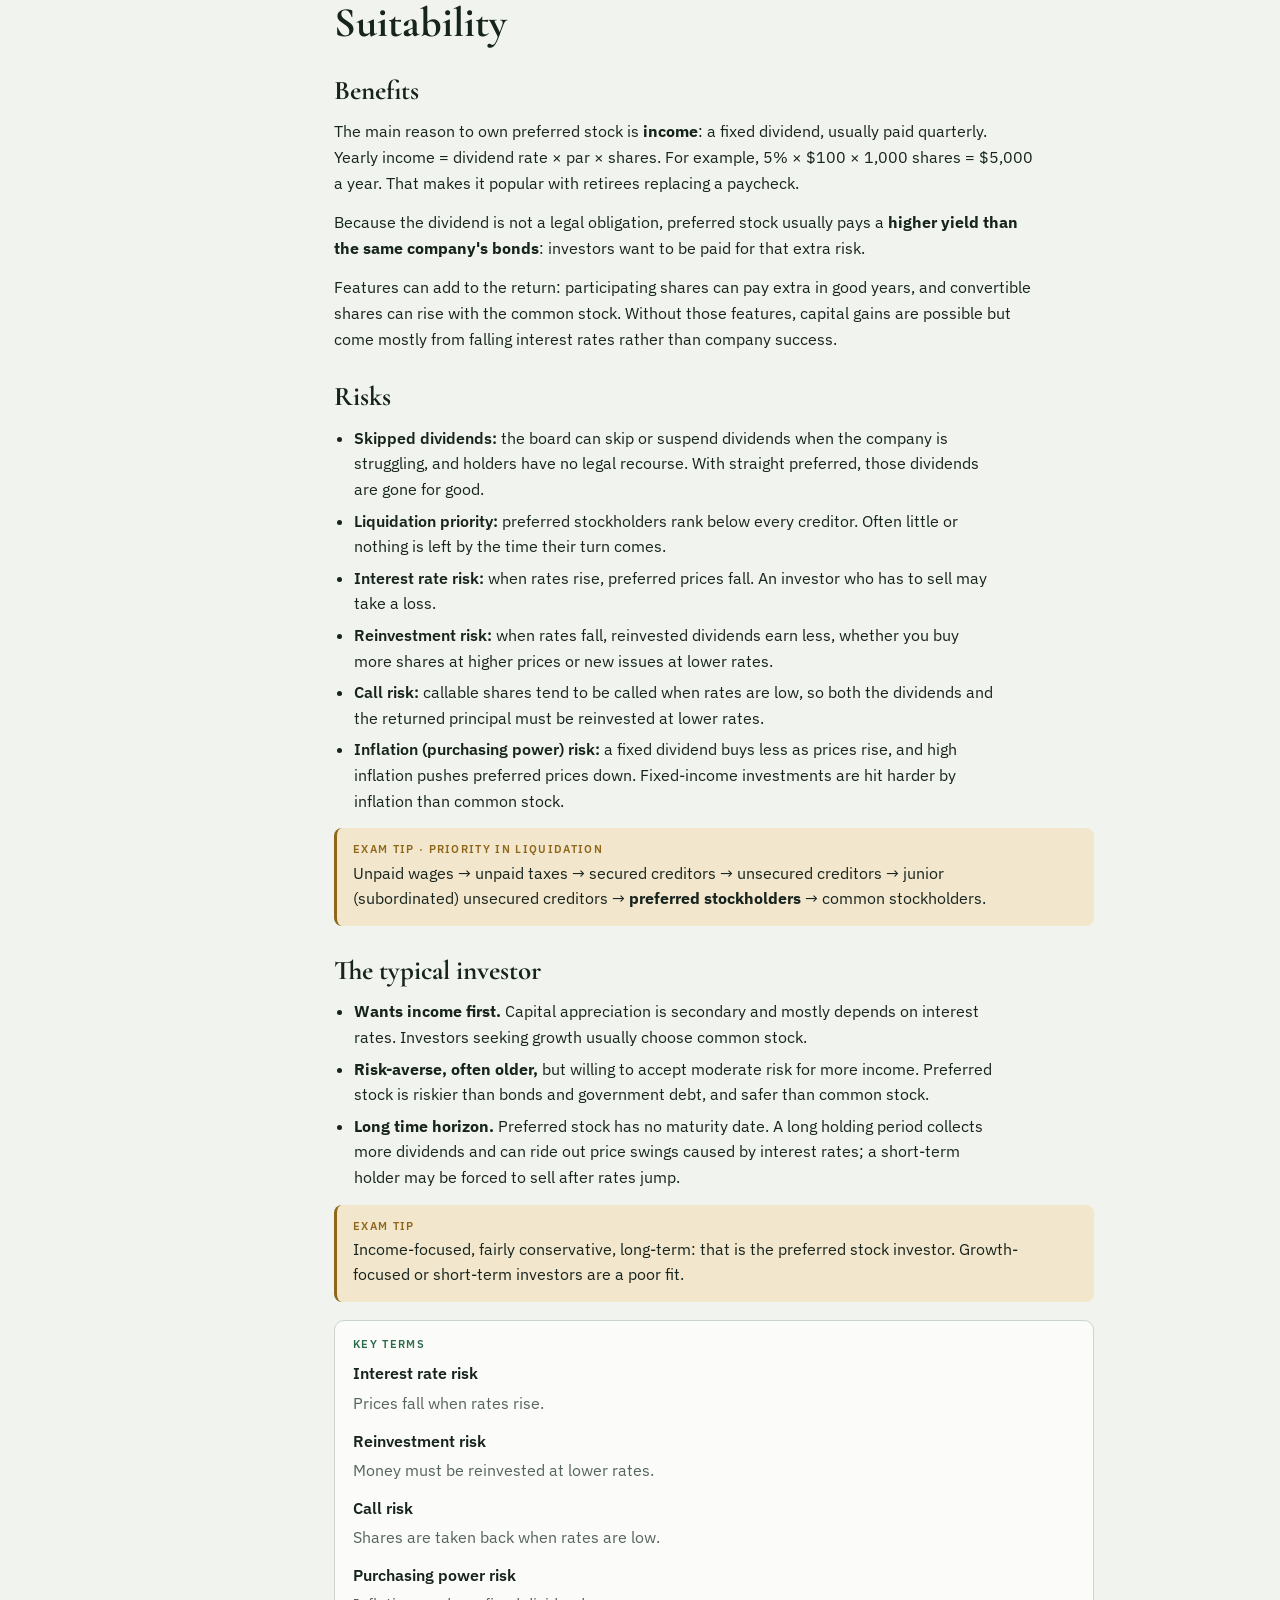
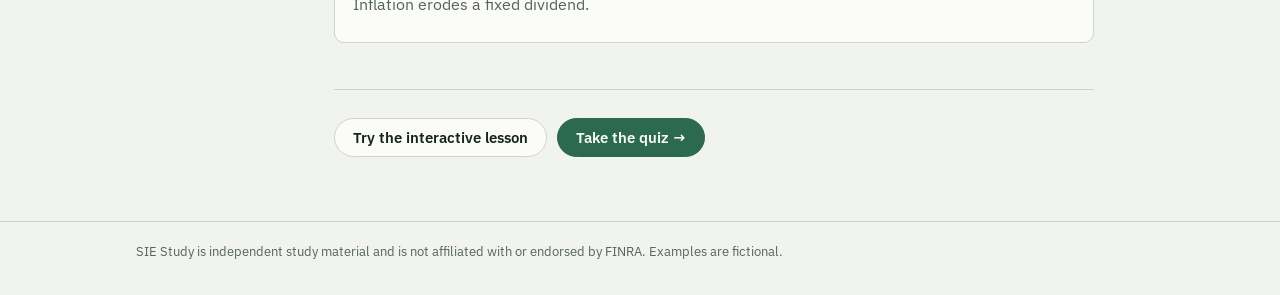
<file: chapters/ch2/textbook.html>
<!doctype html>
<html lang="en">
<head>
<meta charset="utf-8">
<meta name="viewport" content="width=device-width,initial-scale=1,viewport-fit=cover">
<title>Chapter 2 Textbook · SIE Study</title>
<link rel="preconnect" href="https://fonts.googleapis.com">
<link rel="preconnect" href="https://fonts.gstatic.com" crossorigin>
<link rel="stylesheet" href="https://fonts.googleapis.com/css2?family=Archivo:wdth,wght@62..125,400..900&family=Cormorant+Garamond:wght@600;700&family=IBM+Plex+Mono:wght@400;500;600&family=IBM+Plex+Sans:wght@400;500;600&display=swap">
<link rel="stylesheet" href="../../assets/theme.css">
<script src="../../assets/theme.js"></script>
<link rel="stylesheet" href="../../assets/textbook.css">
</head>
<body>
<header class="site-head"><div class="wrap">
  <a class="brand" href="../../index.html">SIE <b>Study</b></a>
  <a class="crumb" href="index.html">← Chapter 2</a>
  <span class="spacer"></span>
  <button class="theme-btn" type="button" data-theme-toggle aria-label="Switch theme">☾</button>
</div></header>

<div class="wrap tb">
  <nav class="tb-toc" aria-label="Chapter contents">
    <details open id="toc-details"><summary>Contents</summary>
      <ol>
        <li><a href="#s2-1"><span class="num">2.1</span> Basic characteristics</a>
          <ol>
            <li><a href="#s2-1-dividends">Dividends and par</a></li>
            <li><a href="#s2-1-yield">Price and yield</a></li>
            <li><a href="#s2-1-rates">Interest rates</a></li>
          </ol></li>
        <li><a href="#s2-2"><span class="num">2.2</span> Features</a>
          <ol>
            <li><a href="#s2-2-cumulative">Cumulative vs straight</a></li>
            <li><a href="#s2-2-participating">Participating</a></li>
            <li><a href="#s2-2-callable">Callable</a></li>
            <li><a href="#s2-2-convertible">Convertible</a></li>
            <li><a href="#s2-2-effects">Who each feature helps</a></li>
          </ol></li>
        <li><a href="#s2-3"><span class="num">2.3</span> Suitability</a>
          <ol>
            <li><a href="#s2-3-benefits">Benefits</a></li>
            <li><a href="#s2-3-risks">Risks</a></li>
            <li><a href="#s2-3-investor">The typical investor</a></li>
          </ol></li>
      </ol>
    </details>
  </nav>

  <article class="tb-body">
    <header>
      <span class="label">Chapter 2 · Textbook</span>
      <h1>Preferred Stock</h1>
      <p class="lede">Preferred stock is ownership that behaves like a fixed-income investment. This chapter covers how its dividend works, why its price moves with interest rates, the features issuers can build in, and who it suits.</p>
    </header>

    <!-- ================= 2.1 ================= -->
    <section id="s2-1" aria-labelledby="h2-1">
      <h2 id="h2-1"><span class="label sec-label" style="display:block;margin-bottom:8px">Section 2.1</span>Basic characteristics</h2>
      <p>Preferred stock is an <span class="term">equity</span> security: like common stock, it represents ownership in the company. In practice it behaves much more like a bond. Investors buy it for one main reason: a steady, predictable dividend.</p>
      <p>It is called "preferred" because it comes ahead of common stock in two ways:</p>
      <ul class="clean">
        <li><span class="term">Dividends:</span> the preferred dividend must be paid before any dividend can go to common stockholders.</li>
        <li><span class="term">Liquidation:</span> if the company is dissolved, preferred stockholders are paid before common stockholders, though still after every creditor.</li>
      </ul>
      <p>The trade-off is that preferred stockholders usually have <strong>no voting rights</strong>, and their dividend is fixed, so they don't share in the company's growth the way common stockholders do.</p>

      <div class="sub" id="s2-1-dividends">
        <h3>Dividends and par value</h3>
        <p>Every preferred share has a <span class="term">par value</span>. On the exam, assume <strong>$100 par</strong> unless a question says otherwise. The <span class="term">dividend rate</span> (sometimes called the coupon) is set when the stock is issued, as a percentage of par, and it never changes.</p>
        <p>A $100 par, 5% preferred pays <span class="num">5% × $100 = $5</span> per share per year, usually as four quarterly payments of $1.25. The board of directors still has to approve each payment.</p>
        <p>The market price of the shares will move around, but par and the dividend rate stay fixed. So the dividend is <strong>always figured from par</strong>, never from the market price. Whether you paid $80 or $120 for that share, you receive $5 a year.</p>
        <div class="tip"><span class="label">Exam tip</span><p>Dividend = rate × par. If a question gives you a market price, it's testing <em>yield</em>, not the dividend.</p></div>
      </div>

      <div class="sub" id="s2-1-yield">
        <h3>Price and yield</h3>
        <p>The dividend rate is fixed, but the return you actually earn depends on what you paid. That return is the <span class="term">current yield</span>:</p>
        <p class="formula num">Current yield = annual dividend ÷ market price</p>
        <p>Price and yield move in opposite directions (an <strong>inverse relationship</strong>):</p>
        <div class="table-wrap">
          <table>
            <thead><tr><th>Market price</th><th>Called</th><th>Current yield vs dividend rate</th><th>Example ($5 dividend)</th></tr></thead>
            <tbody>
              <tr><td class="term">Below par</td><td>Discount</td><td>Yield is <strong>higher</strong> than the rate</td><td class="num">$5 ÷ $80 = 6.25%</td></tr>
              <tr><td class="term">At par</td><td>Par</td><td>Yield <strong>equals</strong> the rate</td><td class="num">$5 ÷ $100 = 5.00%</td></tr>
              <tr><td class="term">Above par</td><td>Premium</td><td>Yield is <strong>lower</strong> than the rate</td><td class="num">$5 ÷ $125 = 4.00%</td></tr>
            </tbody>
          </table>
        </div>
        <div class="panel tool">
          <span class="label tool-tag">Try it · Dividend and current yield</span>
          <div class="fields">
            <div class="field"><label for="y-rate">Dividend rate (%)</label><input type="number" id="y-rate" min="0" max="20" step="0.25" value="5"></div>
            <div class="field"><label for="y-px">Market price ($)</label><input type="number" id="y-px" min="1" step="0.5" value="80"></div>
            <div class="field"><label for="y-sh">Shares owned</label><input type="number" id="y-sh" min="1" step="1" value="1000"></div>
          </div>
          <div class="out">
            <div class="stat"><span class="label">Dividend per share</span><span class="v" id="y-div">$5.00</span></div>
            <div class="stat hl"><span class="label">Current yield</span><span class="v" id="y-yld">6.25%</span></div>
            <div class="stat"><span class="label">Your yearly income</span><span class="v" id="y-inc">$5,000.00</span></div>
          </div>
          <p class="note" id="y-note"></p>
        </div>
      </div>

      <div class="sub" id="s2-1-rates">
        <h3>Interest rates drive the price</h3>
        <p>Because its dividend is fixed, preferred stock competes with bonds and other fixed-income investments for the same investors. When market interest rates change, the price of existing preferred stock adjusts so its yield stays competitive:</p>
        <ul class="clean">
          <li><strong>Rates rise</strong> → new investments pay more, so existing preferred stock is less attractive → its <strong>price falls</strong> and its yield rises.</li>
          <li><strong>Rates fall</strong> → existing preferred stock's fixed dividend looks better → its <strong>price rises</strong>, which can give holders a capital gain.</li>
        </ul>
        <div class="tip"><span class="label">Exam tip</span><p>Preferred stock prices move with interest rates far more than with the company's results. Rates and preferred prices move in opposite directions.</p></div>
      </div>

      <dl class="keyterms">
        <span class="label">Key terms</span>
        <dt>Preferred stock</dt><dd>Equity with a fixed dividend and priority over common stock for dividends and in liquidation.</dd>
        <dt>Par value</dt><dd>The face amount the dividend is figured from; assume $100.</dd>
        <dt>Dividend rate</dt><dd>The fixed yearly dividend as a percent of par, set at issuance.</dd>
        <dt>Current yield</dt><dd>Annual dividend ÷ market price; moves opposite to the price.</dd>
        <dt>Discount / premium</dt><dd>Trading below / above par.</dd>
      </dl>
    </section>

    <!-- ================= 2.2 ================= -->
    <section id="s2-2" aria-labelledby="h2-2">
      <h2 id="h2-2"><span class="label sec-label" style="display:block;margin-bottom:8px">Section 2.2</span>Features</h2>
      <p>When a company issues preferred stock, it can build in features that stay with the shares for their whole life. Some features help the investor; others help the issuer. That affects how the market prices the stock.</p>

      <div class="sub" id="s2-2-cumulative">
        <h3>Cumulative vs straight (non-cumulative)</h3>
        <p>The board can skip a preferred dividend; it is not a legal obligation. What happens to the skipped payment depends on the type:</p>
        <ul class="clean">
          <li><span class="term">Cumulative preferred:</span> every missed dividend piles up as dividends <em>in arrears</em>. The company must pay all of them, plus the current year's, before it can pay common stockholders anything.</li>
          <li><span class="term">Straight (non-cumulative) preferred:</span> a missed dividend is gone for good. Only the current year's preferred dividend must be paid before common stockholders get paid.</li>
        </ul>
        <p><strong>Worked example.</strong> Apoapsis Launch Co. has $100 par, 5% preferred. It skipped the dividend completely for two years, paid only 3% in the third year, and now in the fourth year wants to pay a dividend on its common stock. Before it can:</p>
        <div class="table-wrap">
          <table>
            <thead><tr><th>Year</th><th>Owed</th><th>Paid</th><th>Cumulative: still owed</th><th>Straight: still owed</th></tr></thead>
            <tbody>
              <tr><td>Year 1</td><td class="num">$5</td><td class="num">$0</td><td class="num">$5</td><td class="num">—</td></tr>
              <tr><td>Year 2</td><td class="num">$5</td><td class="num">$0</td><td class="num">$5</td><td class="num">—</td></tr>
              <tr><td>Year 3</td><td class="num">$5</td><td class="num">$3</td><td class="num">$2</td><td class="num">—</td></tr>
              <tr><td>Year 4 (now)</td><td class="num">$5</td><td class="num">—</td><td class="num">$5</td><td class="num">$5</td></tr>
              <tr><td class="term">Total before common</td><td></td><td></td><td class="num"><strong>$17 (17% of par)</strong></td><td class="num"><strong>$5 (5%)</strong></td></tr>
            </tbody>
          </table>
        </div>
        <div class="panel tool">
          <span class="label tool-tag">Try it · Dividends owed before common</span>
          <div class="fields">
            <div class="field"><label for="c-rate">Dividend rate (%)</label><input type="number" id="c-rate" min="0" max="20" step="0.5" value="5"></div>
            <div class="field"><label for="c-skip">Years fully skipped</label><input type="number" id="c-skip" min="0" max="10" step="1" value="2"></div>
            <div class="field"><label for="c-part">Then a partial payment of (%)</label><input type="number" id="c-part" min="0" max="20" step="0.5" value="3"></div>
          </div>
          <div class="out">
            <div class="stat hl"><span class="label">Cumulative owes</span><span class="v" id="c-cum">$17.00</span></div>
            <div class="stat"><span class="label">Straight owes</span><span class="v" id="c-str">$5.00</span></div>
          </div>
          <p class="note" id="c-note"></p>
        </div>
      </div>

      <div class="sub" id="s2-2-participating">
        <h3>Participating</h3>
        <p><span class="term">Participating preferred</span> can receive more than its stated rate when the company has a very profitable year. A 5% participating preferred might pay 12% in a strong year, sharing in profits alongside common stockholders. In a normal year it still gets its 5%.</p>
      </div>

      <div class="sub" id="s2-2-callable">
        <h3>Callable</h3>
        <p><span class="term">Callable preferred</span> lets the issuer buy the shares back ("call" them) at a set price. Once called, the shares stop paying dividends, and the investor simply receives the call price.</p>
        <p>Issuers call preferred stock mainly to <strong>refinance when interest rates fall</strong>. Suppose a company issued 5% preferred when rates were 5%. If rates drop to 3%, it can issue new 3% preferred and use the money to call the old 5% shares, saving $2 per share every year.</p>
        <p>Two terms protect the investor somewhat:</p>
        <ul class="clean">
          <li><span class="term">Call premium:</span> an amount above par the issuer must pay when it calls, stated as a percent of par. "Callable at 102" means $102 for a $100 par share: a $2 premium.</li>
          <li><span class="term">Call protection:</span> a period after issuance during which the stock cannot be called. "$100 par, 5% preferred, callable at 102 after 10 years" has 10 years of call protection.</li>
        </ul>
        <p>Even so, the call feature works against the investor: calls happen exactly when rates are low, so the investor gets the money back when it can only be reinvested at lower rates. That is <span class="term">reinvestment risk</span>.</p>
      </div>

      <div class="sub" id="s2-2-convertible">
        <h3>Convertible</h3>
        <p><span class="term">Convertible preferred</span> can be exchanged for a set number of common shares of the same company. That number is the <span class="term">conversion ratio</span>, fixed at issuance. A 2:1 ratio means one preferred share converts into two common shares.</p>
        <p class="formula num">Conversion value = conversion ratio × common stock price</p>
        <p>With a 2:1 ratio and the common at $60, the conversion value is $120. The preferred should trade at or above that. If it traded at $110, an investor could buy the preferred, convert it and sell the two common shares for $120: a $10 profit with no risk. That is <span class="term">arbitrage</span>, and traders act on it so quickly that the gap closes. The common price at which the two are exactly equal is called <span class="term">parity</span>: preferred price ÷ ratio ($110 ÷ 2 = $55).</p>
        <p><strong>Worked example.</strong> You buy 100 shares of convertible preferred at $95 (cost $9,500). The conversion ratio is 4:1. The common stock rises from $15 to $30. You convert into 400 common shares (100 × 4) and sell them at $30 for $12,000: a gain of <strong>$2,500</strong>.</p>
        <p>Conversion lets preferred holders share in the company's growth. Because it creates new common shares, issuing convertible preferred dilutes common stockholders and needs their approval.</p>
        <div class="panel tool">
          <span class="label tool-tag">Try it · Conversion value</span>
          <div class="fields">
            <div class="field"><label for="v-ratio">Conversion ratio (common per preferred)</label><input type="number" id="v-ratio" min="0.1" step="0.5" value="2"></div>
            <div class="field"><label for="v-com">Common stock price ($)</label><input type="number" id="v-com" min="0" step="0.5" value="60"></div>
            <div class="field"><label for="v-pref">Preferred market price ($)</label><input type="number" id="v-pref" min="0" step="0.5" value="110"></div>
          </div>
          <div class="out">
            <div class="stat hl"><span class="label">Conversion value</span><span class="v" id="v-val">$120.00</span></div>
            <div class="stat"><span class="label">Parity price of common</span><span class="v" id="v-par">$55.00</span></div>
          </div>
          <div class="verdict" id="v-verdict"></div>
        </div>
      </div>

      <div class="sub" id="s2-2-effects">
        <h3>Who each feature helps</h3>
        <p>Investors pay more for features that benefit them. A higher price for the same fixed dividend means a lower yield, so the issuer can get away with a lower dividend rate. Features that benefit the issuer work the other way.</p>
        <div class="table-wrap">
          <table>
            <thead><tr><th>Helps the investor</th><th>Helps the issuer</th></tr></thead>
            <tbody>
              <tr><td>Cumulative</td><td>Straight (non-cumulative)</td></tr>
              <tr><td>Participating</td><td>Callable</td></tr>
              <tr><td>Convertible</td><td></td></tr>
              <tr><td class="term">→ higher price, lower dividend rate, lower yield</td><td class="term">→ lower price, higher dividend rate, higher yield</td></tr>
            </tbody>
          </table>
        </div>
        <div class="tip"><span class="label">Also good to know</span><p><span class="term">Adjustable-rate preferred</span> resets its dividend rate periodically to follow a benchmark interest rate. Because its dividend keeps up with the market, its price tends to stay close to par.</p></div>
      </div>

      <dl class="keyterms">
        <span class="label">Key terms</span>
        <dt>Cumulative</dt><dd>Missed dividends accumulate and must be paid before common.</dd>
        <dt>Straight (non-cumulative)</dt><dd>Missed dividends are lost.</dd>
        <dt>Participating</dt><dd>Can receive more than the stated rate in profitable years.</dd>
        <dt>Callable</dt><dd>The issuer can buy the shares back at a set price.</dd>
        <dt>Call premium / call protection</dt><dd>Amount above par paid on a call / the period when no call is allowed.</dd>
        <dt>Convertible</dt><dd>Exchangeable for a fixed number of common shares.</dd>
        <dt>Conversion value</dt><dd>Conversion ratio × common price.</dd>
      </dl>
    </section>

    <!-- ================= 2.3 ================= -->
    <section id="s2-3" aria-labelledby="h2-3">
      <h2 id="h2-3"><span class="label sec-label" style="display:block;margin-bottom:8px">Section 2.3</span>Suitability</h2>

      <div class="sub" id="s2-3-benefits">
        <h3>Benefits</h3>
        <p>The main reason to own preferred stock is <strong>income</strong>: a fixed dividend, usually paid quarterly. Yearly income = dividend rate × par × shares. For example, 5% × $100 × 1,000 shares = $5,000 a year. That makes it popular with retirees replacing a paycheck.</p>
        <p>Because the dividend is not a legal obligation, preferred stock usually pays a <strong>higher yield than the same company's bonds</strong>: investors want to be paid for that extra risk.</p>
        <p>Features can add to the return: participating shares can pay extra in good years, and convertible shares can rise with the common stock. Without those features, capital gains are possible but come mostly from falling interest rates rather than company success.</p>
      </div>

      <div class="sub" id="s2-3-risks">
        <h3>Risks</h3>
        <ul class="clean">
          <li><span class="term">Skipped dividends:</span> the board can skip or suspend dividends when the company is struggling, and holders have no legal recourse. With straight preferred, those dividends are gone for good.</li>
          <li><span class="term">Liquidation priority:</span> preferred stockholders rank below every creditor. Often little or nothing is left by the time their turn comes.</li>
          <li><span class="term">Interest rate risk:</span> when rates rise, preferred prices fall. An investor who has to sell may take a loss.</li>
          <li><span class="term">Reinvestment risk:</span> when rates fall, reinvested dividends earn less, whether you buy more shares at higher prices or new issues at lower rates.</li>
          <li><span class="term">Call risk:</span> callable shares tend to be called when rates are low, so both the dividends and the returned principal must be reinvested at lower rates.</li>
          <li><span class="term">Inflation (purchasing power) risk:</span> a fixed dividend buys less as prices rise, and high inflation pushes preferred prices down. Fixed-income investments are hit harder by inflation than common stock.</li>
        </ul>
        <div class="tip">
          <span class="label">Exam tip · Priority in liquidation</span>
          <p>Unpaid wages → unpaid taxes → secured creditors → unsecured creditors → junior (subordinated) unsecured creditors → <strong>preferred stockholders</strong> → common stockholders.</p>
        </div>
      </div>

      <div class="sub" id="s2-3-investor">
        <h3>The typical investor</h3>
        <ul class="clean">
          <li><strong>Wants income first.</strong> Capital appreciation is secondary and mostly depends on interest rates. Investors seeking growth usually choose common stock.</li>
          <li><strong>Risk-averse, often older,</strong> but willing to accept moderate risk for more income. Preferred stock is riskier than bonds and government debt, and safer than common stock.</li>
          <li><strong>Long time horizon.</strong> Preferred stock has no maturity date. A long holding period collects more dividends and can ride out price swings caused by interest rates; a short-term holder may be forced to sell after rates jump.</li>
        </ul>
        <div class="tip"><span class="label">Exam tip</span><p>Income-focused, fairly conservative, long-term: that is the preferred stock investor. Growth-focused or short-term investors are a poor fit.</p></div>
      </div>

      <dl class="keyterms">
        <span class="label">Key terms</span>
        <dt>Interest rate risk</dt><dd>Prices fall when rates rise.</dd>
        <dt>Reinvestment risk</dt><dd>Money must be reinvested at lower rates.</dd>
        <dt>Call risk</dt><dd>Shares are taken back when rates are low.</dd>
        <dt>Purchasing power risk</dt><dd>Inflation erodes a fixed dividend.</dd>
      </dl>
    </section>

    <nav class="tb-next" aria-label="Next steps">
      <a class="btn" href="learn.html">Try the interactive lesson</a>
      <a class="btn primary" href="quiz.html">Take the quiz →</a>
    </nav>
  </article>
</div>

<footer class="site-foot"><div class="wrap"><p>SIE Study is independent study material and is not affiliated with or endorsed by FINRA. Examples are fictional.</p></div></footer>

<script src="textbook.js"></script>
<script data-goatcounter="https://timotheepellegrino.goatcounter.com/count" async src="https://gc.zgo.at/count.js"></script>
</body>
</html>
</file>
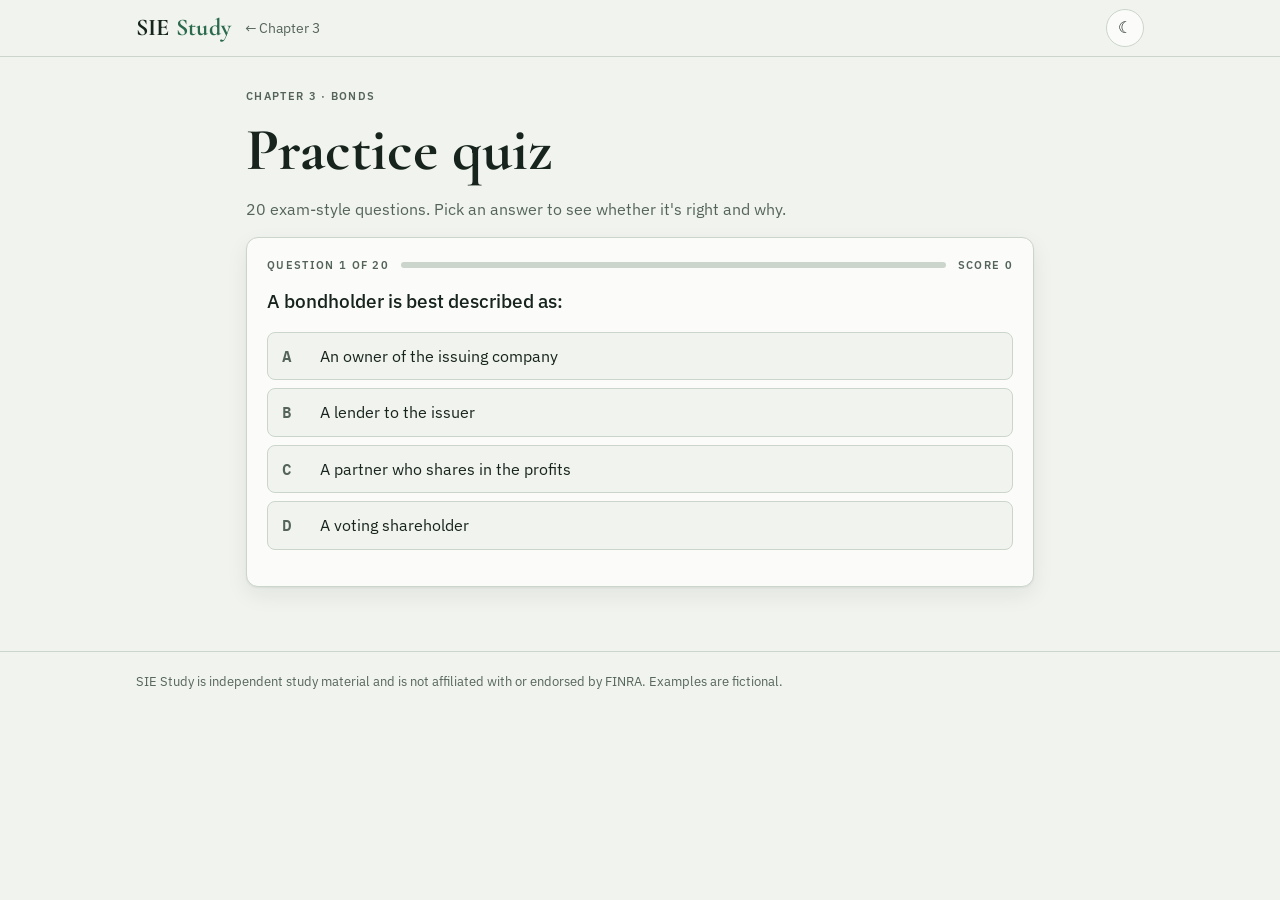
<file: chapters/ch3/quiz.html>
<!doctype html>
<html lang="en">
<head>
<meta charset="utf-8">
<meta name="viewport" content="width=device-width,initial-scale=1,viewport-fit=cover">
<title>Chapter 3 quiz · SIE Study</title>
<link rel="preconnect" href="https://fonts.googleapis.com">
<link rel="preconnect" href="https://fonts.gstatic.com" crossorigin>
<link rel="stylesheet" href="https://fonts.googleapis.com/css2?family=Archivo:wdth,wght@62..125,400..900&family=Cormorant+Garamond:wght@600;700&family=IBM+Plex+Mono:wght@400;500;600&family=IBM+Plex+Sans:wght@400;500;600&display=swap">
<link rel="stylesheet" href="../../assets/theme.css">
<script src="../../assets/theme.js"></script>
<link rel="stylesheet" href="../../assets/quiz.css">
</head>
<body>
<header class="site-head"><div class="wrap">
  <a class="brand" href="../../index.html">SIE <b>Study</b></a>
  <a class="crumb" href="index.html">← Chapter 3</a>
  <span class="spacer"></span>
  <button class="theme-btn" type="button" data-theme-toggle aria-label="Switch theme">☾</button>
</div></header>

<main class="wrap quiz-page">
  <p class="label">Chapter 3 · Bonds</p>
  <h1>Practice quiz</h1>
  <p class="lede">20 exam-style questions. Pick an answer to see whether it's right and why.</p>
  <section class="card quiz" id="quiz" aria-label="Quiz"><noscript>The quiz needs JavaScript turned on.</noscript></section>
</main>

<footer class="site-foot"><div class="wrap"><p>SIE Study is independent study material and is not affiliated with or endorsed by FINRA. Examples are fictional.</p></div></footer>

<script src="../../assets/progress.js"></script>
<script src="../../assets/quiz.js"></script>
<script src="questions.js"></script>
<script>QuizUI.mount(document.getElementById("quiz"), window.QUIZ);</script>
<script data-goatcounter="https://timotheepellegrino.goatcounter.com/count" async src="https://gc.zgo.at/count.js"></script>
</body>
</html>
</file>
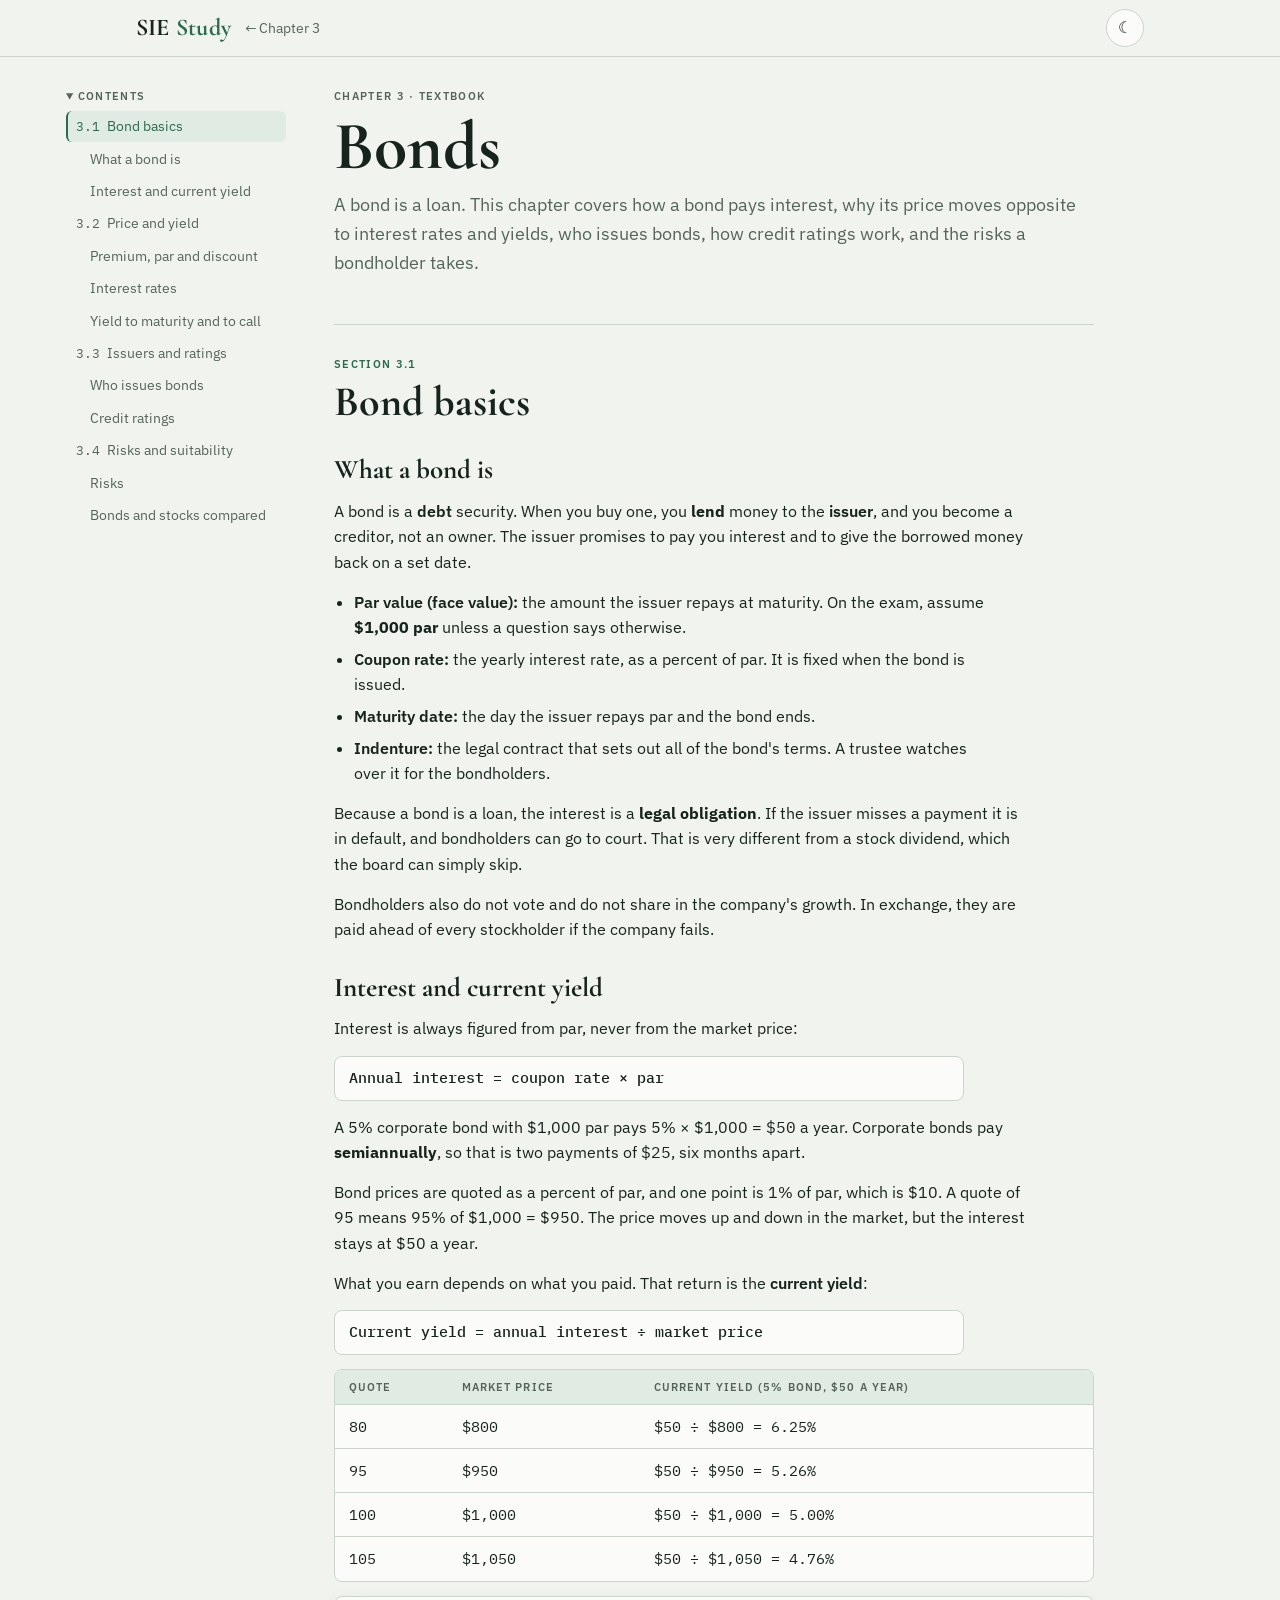
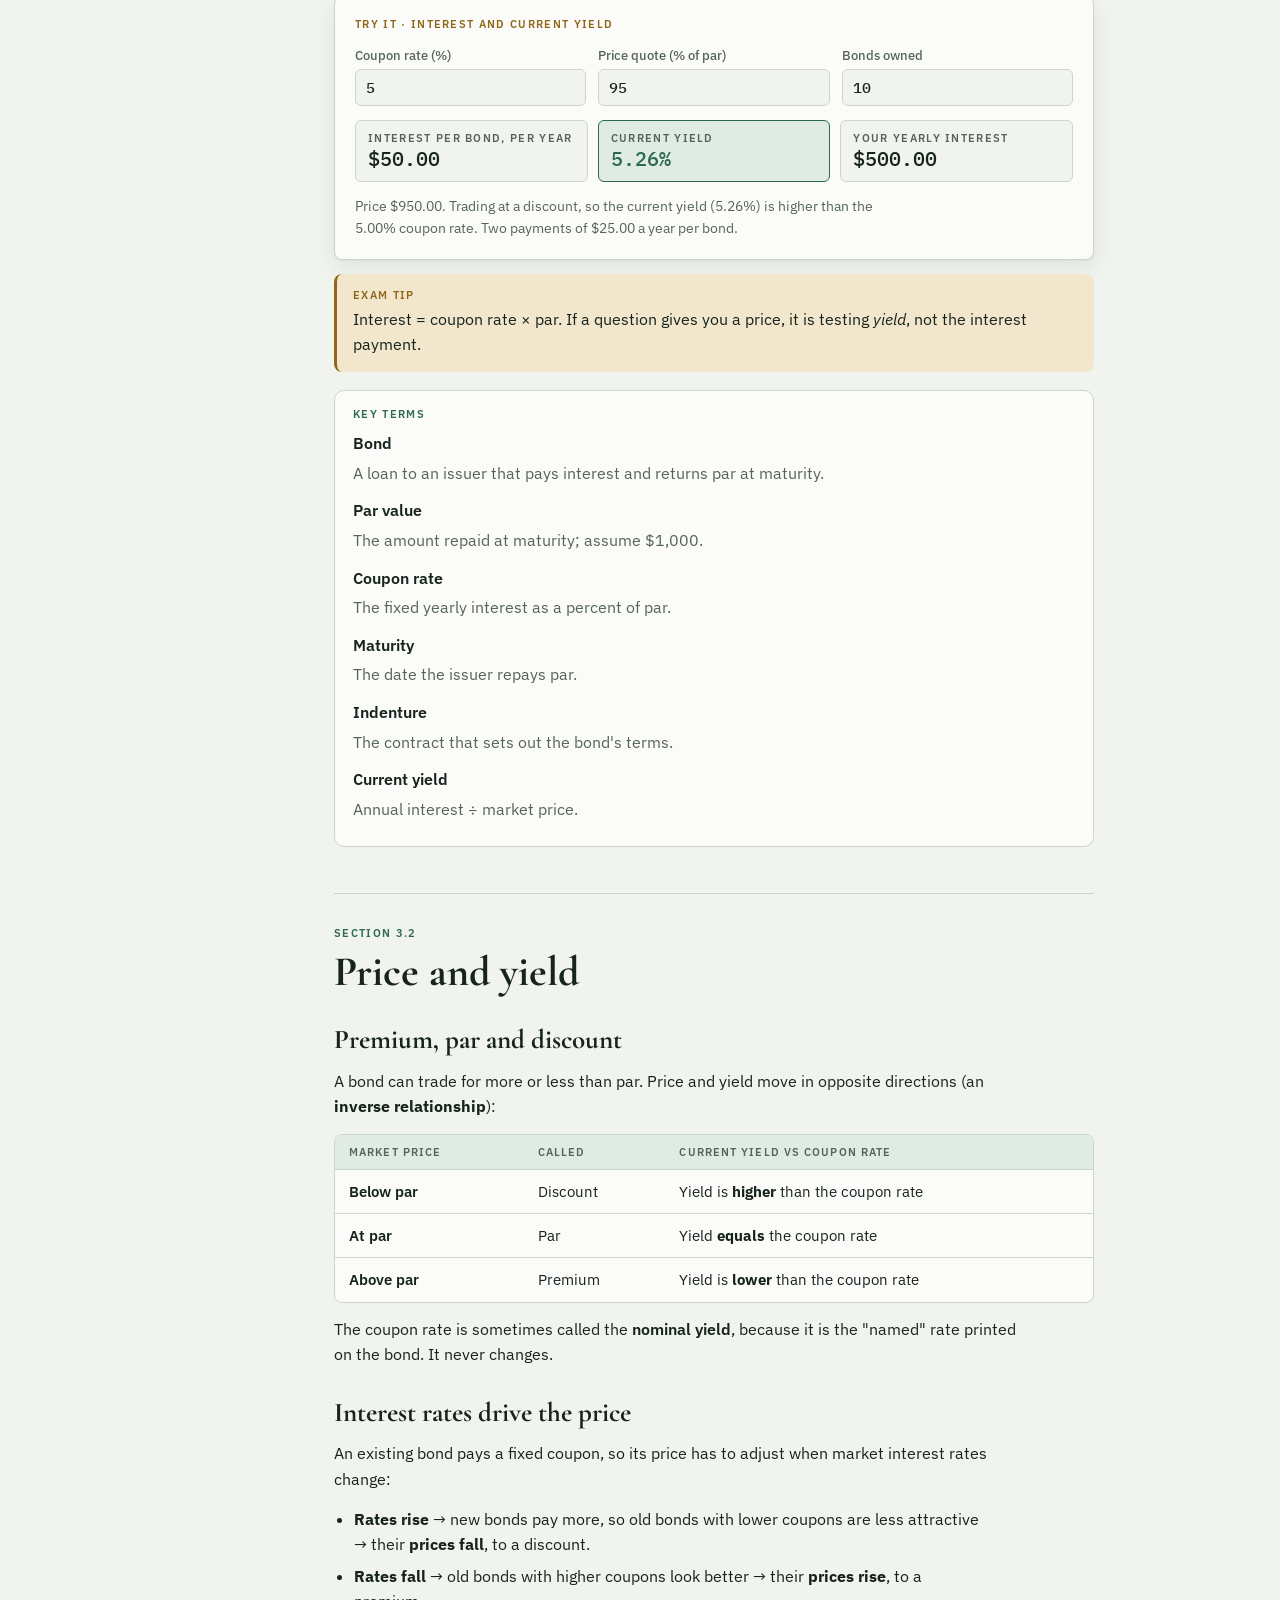
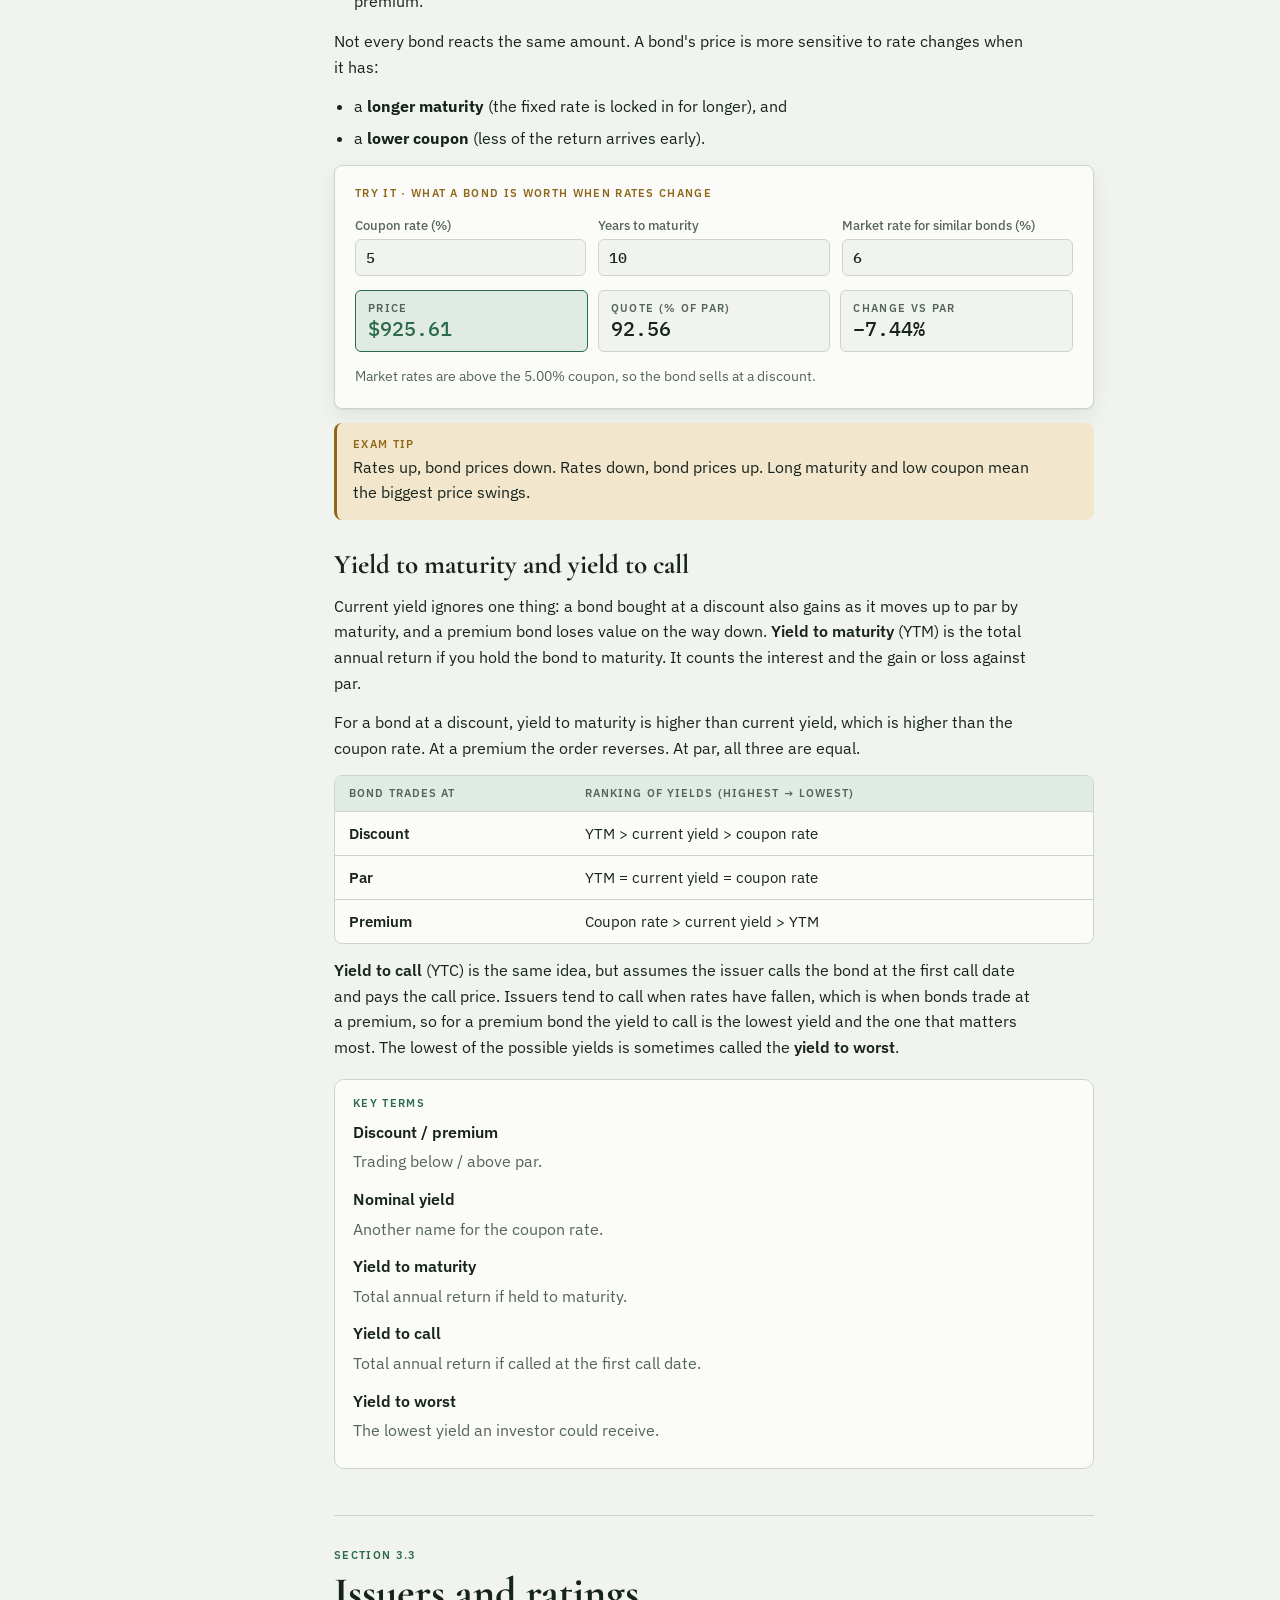
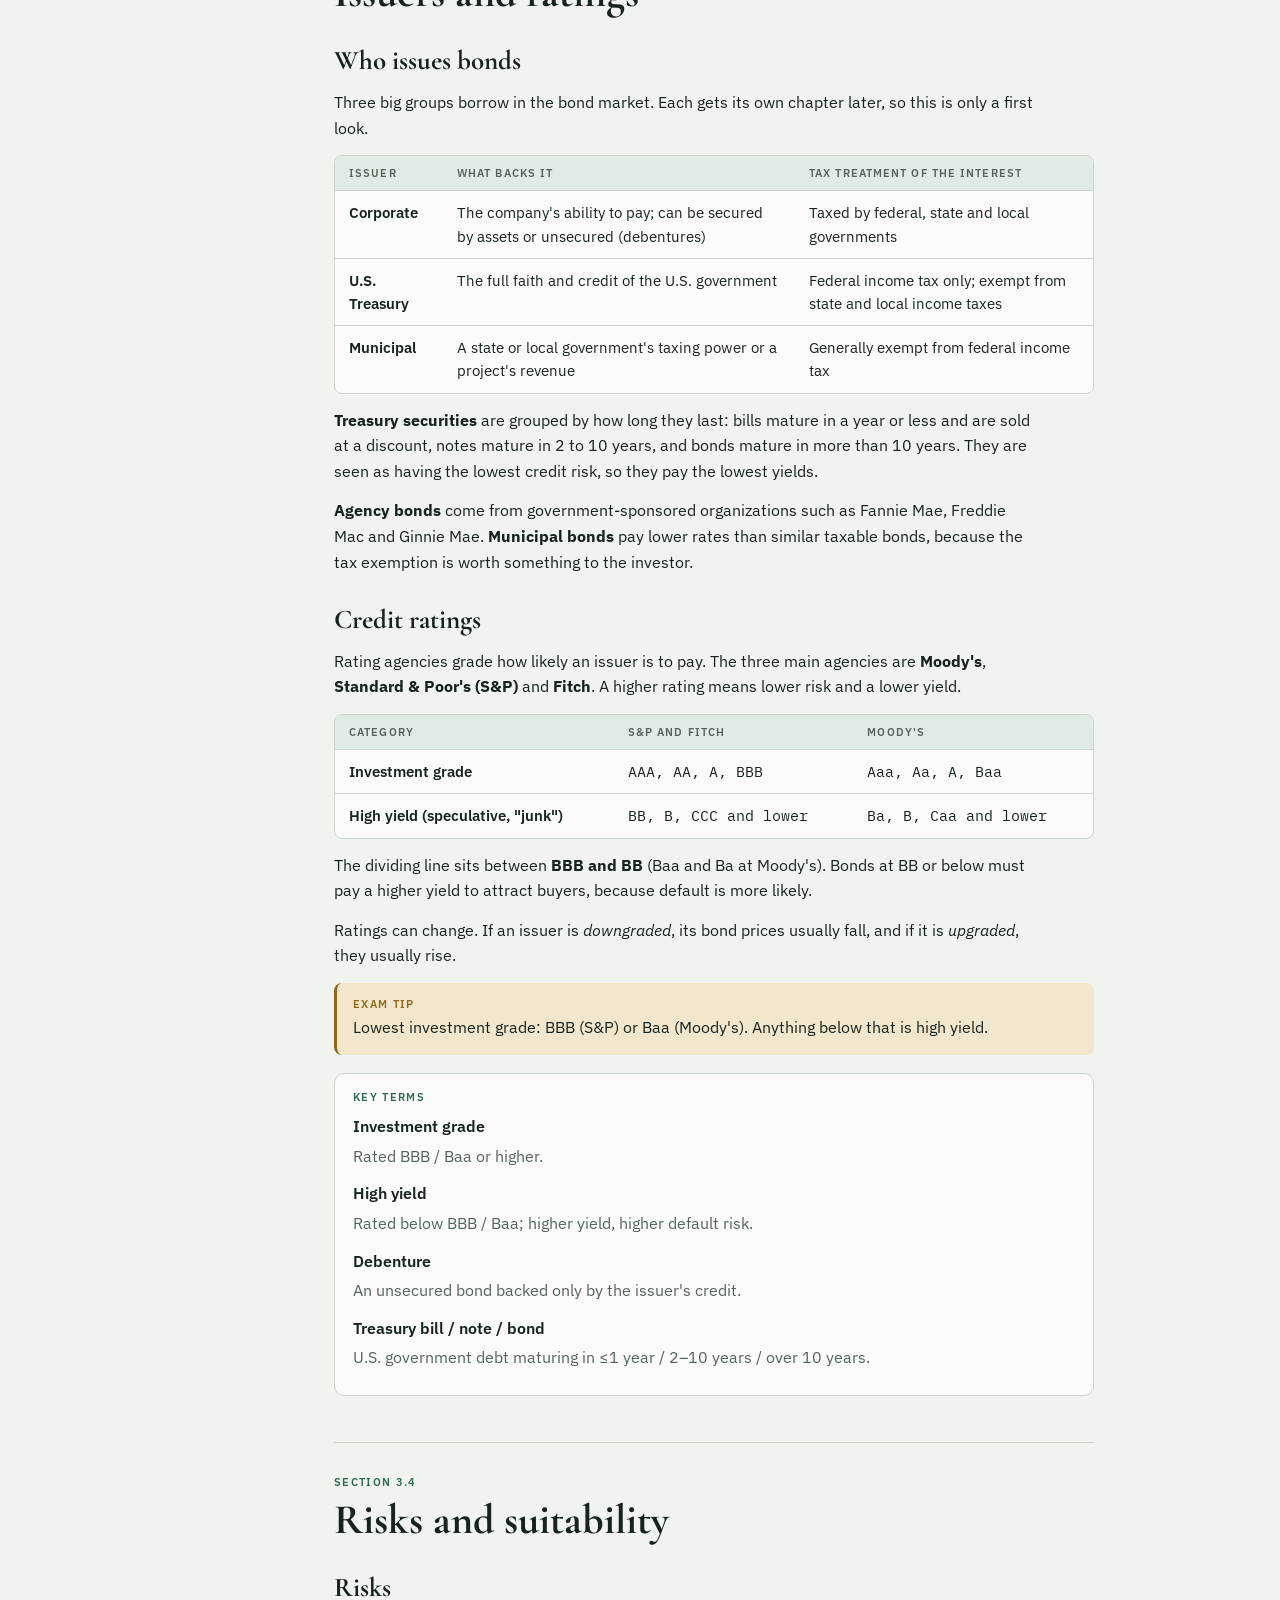
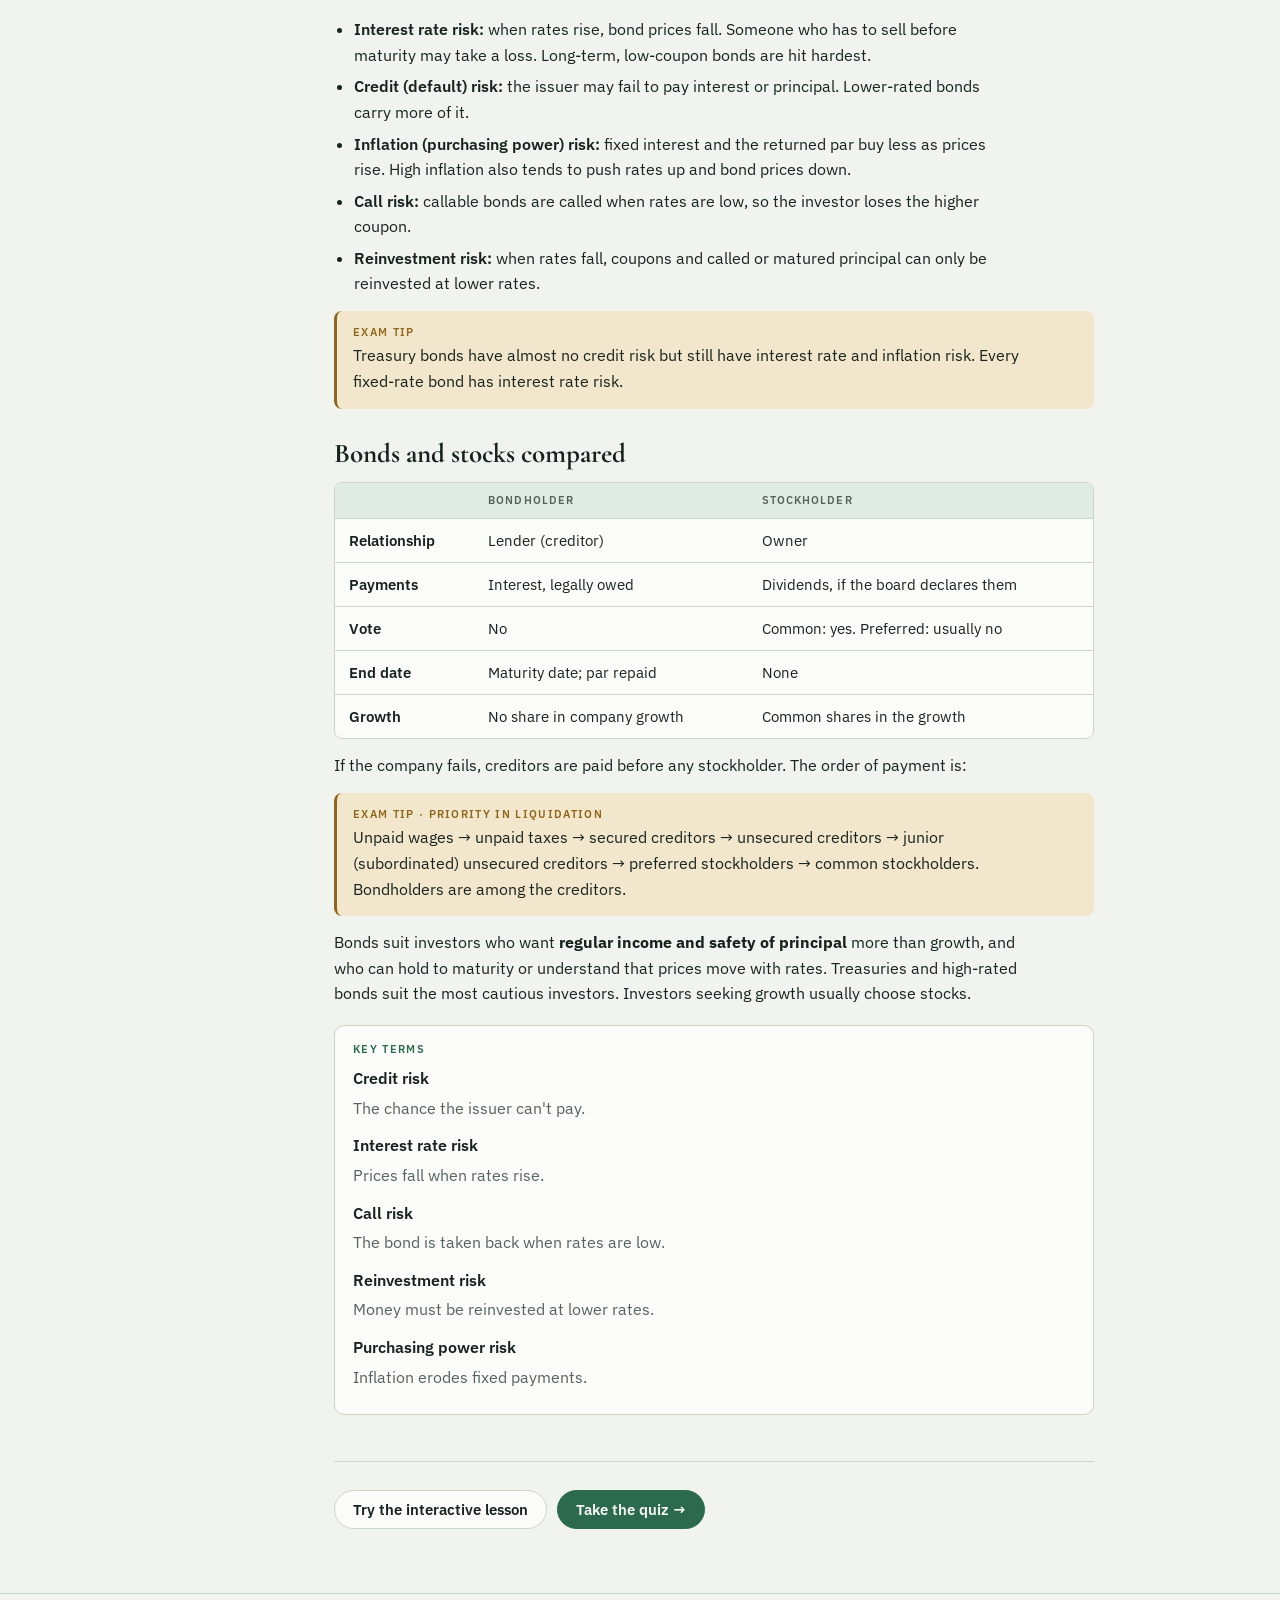
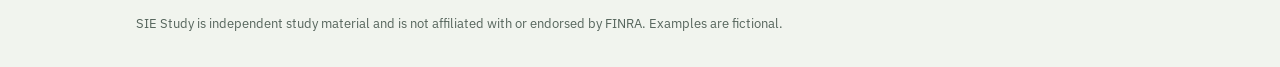
<file: chapters/ch3/textbook.html>
<!doctype html>
<html lang="en">
<head>
<meta charset="utf-8">
<meta name="viewport" content="width=device-width,initial-scale=1,viewport-fit=cover">
<title>Chapter 3 Textbook · SIE Study</title>
<link rel="preconnect" href="https://fonts.googleapis.com">
<link rel="preconnect" href="https://fonts.gstatic.com" crossorigin>
<link rel="stylesheet" href="https://fonts.googleapis.com/css2?family=Archivo:wdth,wght@62..125,400..900&family=Cormorant+Garamond:wght@600;700&family=IBM+Plex+Mono:wght@400;500;600&family=IBM+Plex+Sans:wght@400;500;600&display=swap">
<link rel="stylesheet" href="../../assets/theme.css">
<script src="../../assets/theme.js"></script>
<link rel="stylesheet" href="../../assets/textbook.css">
</head>
<body>
<header class="site-head"><div class="wrap">
  <a class="brand" href="../../index.html">SIE <b>Study</b></a>
  <a class="crumb" href="index.html">← Chapter 3</a>
  <span class="spacer"></span>
  <button class="theme-btn" type="button" data-theme-toggle aria-label="Switch theme">☾</button>
</div></header>

<div class="wrap tb">
  <nav class="tb-toc" aria-label="Chapter contents">
    <details open id="toc-details"><summary>Contents</summary>
      <ol>
        <li><a href="#s3-1"><span class="num">3.1</span> Bond basics</a>
          <ol>
            <li><a href="#s3-1-basics">What a bond is</a></li>
            <li><a href="#s3-1-interest">Interest and current yield</a></li>
          </ol></li>
        <li><a href="#s3-2"><span class="num">3.2</span> Price and yield</a>
          <ol>
            <li><a href="#s3-2-price">Premium, par and discount</a></li>
            <li><a href="#s3-2-rates">Interest rates</a></li>
            <li><a href="#s3-2-ytm">Yield to maturity and to call</a></li>
          </ol></li>
        <li><a href="#s3-3"><span class="num">3.3</span> Issuers and ratings</a>
          <ol>
            <li><a href="#s3-3-issuers">Who issues bonds</a></li>
            <li><a href="#s3-3-ratings">Credit ratings</a></li>
          </ol></li>
        <li><a href="#s3-4"><span class="num">3.4</span> Risks and suitability</a>
          <ol>
            <li><a href="#s3-4-risks">Risks</a></li>
            <li><a href="#s3-4-vs">Bonds and stocks compared</a></li>
          </ol></li>
      </ol>
    </details>
  </nav>

  <article class="tb-body">
    <header>
      <span class="label">Chapter 3 · Textbook</span>
      <h1>Bonds</h1>
      <p class="lede">A bond is a loan. This chapter covers how a bond pays interest, why its price moves opposite to interest rates and yields, who issues bonds, how credit ratings work, and the risks a bondholder takes.</p>
    </header>

    <!-- ================= 3.1 ================= -->
    <section id="s3-1" aria-labelledby="h3-1">
      <h2 id="h3-1"><span class="label sec-label" style="display:block;margin-bottom:8px">Section 3.1</span>Bond basics</h2>

      <div class="sub" id="s3-1-basics">
        <h3>What a bond is</h3>
        <p>A bond is a <span class="term">debt</span> security. When you buy one, you <strong>lend</strong> money to the <span class="term">issuer</span>, and you become a creditor, not an owner. The issuer promises to pay you interest and to give the borrowed money back on a set date.</p>
        <ul class="clean">
          <li><span class="term">Par value (face value):</span> the amount the issuer repays at maturity. On the exam, assume <strong>$1,000 par</strong> unless a question says otherwise.</li>
          <li><span class="term">Coupon rate:</span> the yearly interest rate, as a percent of par. It is fixed when the bond is issued.</li>
          <li><span class="term">Maturity date:</span> the day the issuer repays par and the bond ends.</li>
          <li><span class="term">Indenture:</span> the legal contract that sets out all of the bond's terms. A trustee watches over it for the bondholders.</li>
        </ul>
        <p>Because a bond is a loan, the interest is a <strong>legal obligation</strong>. If the issuer misses a payment it is in default, and bondholders can go to court. That is very different from a stock dividend, which the board can simply skip.</p>
        <p>Bondholders also do not vote and do not share in the company's growth. In exchange, they are paid ahead of every stockholder if the company fails.</p>
      </div>

      <div class="sub" id="s3-1-interest">
        <h3>Interest and current yield</h3>
        <p>Interest is always figured from par, never from the market price:</p>
        <p class="formula num">Annual interest = coupon rate × par</p>
        <p>A 5% corporate bond with $1,000 par pays 5% × $1,000 = <span class="num">$50</span> a year. Corporate bonds pay <strong>semiannually</strong>, so that is two payments of <span class="num">$25</span>, six months apart.</p>
        <p>Bond prices are quoted as a percent of par, and one point is 1% of par, which is $10. A quote of 95 means 95% of $1,000 = $950. The price moves up and down in the market, but the interest stays at $50 a year.</p>
        <p>What you earn depends on what you paid. That return is the <span class="term">current yield</span>:</p>
        <p class="formula num">Current yield = annual interest ÷ market price</p>
        <div class="table-wrap">
          <table>
            <thead><tr><th>Quote</th><th>Market price</th><th>Current yield (5% bond, $50 a year)</th></tr></thead>
            <tbody>
              <tr><td class="num">80</td><td class="num">$800</td><td class="num">$50 ÷ $800 = 6.25%</td></tr>
              <tr><td class="num">95</td><td class="num">$950</td><td class="num">$50 ÷ $950 = 5.26%</td></tr>
              <tr><td class="num">100</td><td class="num">$1,000</td><td class="num">$50 ÷ $1,000 = 5.00%</td></tr>
              <tr><td class="num">105</td><td class="num">$1,050</td><td class="num">$50 ÷ $1,050 = 4.76%</td></tr>
            </tbody>
          </table>
        </div>
        <div class="panel tool">
          <span class="label tool-tag">Try it · Interest and current yield</span>
          <div class="fields">
            <div class="field"><label for="b-rate">Coupon rate (%)</label><input type="number" id="b-rate" min="0" max="20" step="0.25" value="5"></div>
            <div class="field"><label for="b-px">Price quote (% of par)</label><input type="number" id="b-px" min="1" step="0.5" value="95"></div>
            <div class="field"><label for="b-n">Bonds owned</label><input type="number" id="b-n" min="1" step="1" value="10"></div>
          </div>
          <div class="out">
            <div class="stat"><span class="label">Interest per bond, per year</span><span class="v" id="b-int">$50.00</span></div>
            <div class="stat hl"><span class="label">Current yield</span><span class="v" id="b-yld">5.26%</span></div>
            <div class="stat"><span class="label">Your yearly interest</span><span class="v" id="b-inc">$500.00</span></div>
          </div>
          <p class="note" id="b-note"></p>
        </div>
        <div class="tip"><span class="label">Exam tip</span><p>Interest = coupon rate × par. If a question gives you a price, it is testing <em>yield</em>, not the interest payment.</p></div>
      </div>

      <dl class="keyterms">
        <span class="label">Key terms</span>
        <dt>Bond</dt><dd>A loan to an issuer that pays interest and returns par at maturity.</dd>
        <dt>Par value</dt><dd>The amount repaid at maturity; assume $1,000.</dd>
        <dt>Coupon rate</dt><dd>The fixed yearly interest as a percent of par.</dd>
        <dt>Maturity</dt><dd>The date the issuer repays par.</dd>
        <dt>Indenture</dt><dd>The contract that sets out the bond's terms.</dd>
        <dt>Current yield</dt><dd>Annual interest ÷ market price.</dd>
      </dl>
    </section>

    <!-- ================= 3.2 ================= -->
    <section id="s3-2" aria-labelledby="h3-2">
      <h2 id="h3-2"><span class="label sec-label" style="display:block;margin-bottom:8px">Section 3.2</span>Price and yield</h2>

      <div class="sub" id="s3-2-price">
        <h3>Premium, par and discount</h3>
        <p>A bond can trade for more or less than par. Price and yield move in opposite directions (an <strong>inverse relationship</strong>):</p>
        <div class="table-wrap">
          <table>
            <thead><tr><th>Market price</th><th>Called</th><th>Current yield vs coupon rate</th></tr></thead>
            <tbody>
              <tr><td class="term">Below par</td><td>Discount</td><td>Yield is <strong>higher</strong> than the coupon rate</td></tr>
              <tr><td class="term">At par</td><td>Par</td><td>Yield <strong>equals</strong> the coupon rate</td></tr>
              <tr><td class="term">Above par</td><td>Premium</td><td>Yield is <strong>lower</strong> than the coupon rate</td></tr>
            </tbody>
          </table>
        </div>
        <p>The coupon rate is sometimes called the <span class="term">nominal yield</span>, because it is the "named" rate printed on the bond. It never changes.</p>
      </div>

      <div class="sub" id="s3-2-rates">
        <h3>Interest rates drive the price</h3>
        <p>An existing bond pays a fixed coupon, so its price has to adjust when market interest rates change:</p>
        <ul class="clean">
          <li><strong>Rates rise</strong> → new bonds pay more, so old bonds with lower coupons are less attractive → their <strong>prices fall</strong>, to a discount.</li>
          <li><strong>Rates fall</strong> → old bonds with higher coupons look better → their <strong>prices rise</strong>, to a premium.</li>
        </ul>
        <p>Not every bond reacts the same amount. A bond's price is more sensitive to rate changes when it has:</p>
        <ul class="clean">
          <li>a <strong>longer maturity</strong> (the fixed rate is locked in for longer), and</li>
          <li>a <strong>lower coupon</strong> (less of the return arrives early).</li>
        </ul>
        <div class="panel tool">
          <span class="label tool-tag">Try it · What a bond is worth when rates change</span>
          <div class="fields">
            <div class="field"><label for="p-cpn">Coupon rate (%)</label><input type="number" id="p-cpn" min="0" max="20" step="0.25" value="5"></div>
            <div class="field"><label for="p-yrs">Years to maturity</label><input type="number" id="p-yrs" min="1" max="40" step="1" value="10"></div>
            <div class="field"><label for="p-mkt">Market rate for similar bonds (%)</label><input type="number" id="p-mkt" min="0" max="20" step="0.25" value="6"></div>
          </div>
          <div class="out">
            <div class="stat hl"><span class="label">Price</span><span class="v" id="p-px">$925.61</span></div>
            <div class="stat"><span class="label">Quote (% of par)</span><span class="v" id="p-q">92.56</span></div>
            <div class="stat"><span class="label">Change vs par</span><span class="v" id="p-chg">−7.44%</span></div>
          </div>
          <p class="note" id="p-note">Try 2 years, then 30 years: the longer bond moves much further.</p>
        </div>
        <div class="tip"><span class="label">Exam tip</span><p>Rates up, bond prices down. Rates down, bond prices up. Long maturity and low coupon mean the biggest price swings.</p></div>
      </div>

      <div class="sub" id="s3-2-ytm">
        <h3>Yield to maturity and yield to call</h3>
        <p>Current yield ignores one thing: a bond bought at a discount also gains as it moves up to par by maturity, and a premium bond loses value on the way down. <span class="term">Yield to maturity</span> (YTM) is the total annual return if you hold the bond to maturity. It counts the interest and the gain or loss against par.</p>
        <p>For a bond at a discount, yield to maturity is higher than current yield, which is higher than the coupon rate. At a premium the order reverses. At par, all three are equal.</p>
        <div class="table-wrap">
          <table>
            <thead><tr><th>Bond trades at</th><th>Ranking of yields (highest → lowest)</th></tr></thead>
            <tbody>
              <tr><td class="term">Discount</td><td>YTM &gt; current yield &gt; coupon rate</td></tr>
              <tr><td class="term">Par</td><td>YTM = current yield = coupon rate</td></tr>
              <tr><td class="term">Premium</td><td>Coupon rate &gt; current yield &gt; YTM</td></tr>
            </tbody>
          </table>
        </div>
        <p><span class="term">Yield to call</span> (YTC) is the same idea, but assumes the issuer calls the bond at the first call date and pays the call price. Issuers tend to call when rates have fallen, which is when bonds trade at a premium, so for a premium bond the yield to call is the lowest yield and the one that matters most. The lowest of the possible yields is sometimes called the <span class="term">yield to worst</span>.</p>
      </div>

      <dl class="keyterms">
        <span class="label">Key terms</span>
        <dt>Discount / premium</dt><dd>Trading below / above par.</dd>
        <dt>Nominal yield</dt><dd>Another name for the coupon rate.</dd>
        <dt>Yield to maturity</dt><dd>Total annual return if held to maturity.</dd>
        <dt>Yield to call</dt><dd>Total annual return if called at the first call date.</dd>
        <dt>Yield to worst</dt><dd>The lowest yield an investor could receive.</dd>
      </dl>
    </section>

    <!-- ================= 3.3 ================= -->
    <section id="s3-3" aria-labelledby="h3-3">
      <h2 id="h3-3"><span class="label sec-label" style="display:block;margin-bottom:8px">Section 3.3</span>Issuers and ratings</h2>

      <div class="sub" id="s3-3-issuers">
        <h3>Who issues bonds</h3>
        <p>Three big groups borrow in the bond market. Each gets its own chapter later, so this is only a first look.</p>
        <div class="table-wrap">
          <table>
            <thead><tr><th>Issuer</th><th>What backs it</th><th>Tax treatment of the interest</th></tr></thead>
            <tbody>
              <tr><td class="term">Corporate</td><td>The company's ability to pay; can be secured by assets or unsecured (debentures)</td><td>Taxed by federal, state and local governments</td></tr>
              <tr><td class="term">U.S. Treasury</td><td>The full faith and credit of the U.S. government</td><td>Federal income tax only; exempt from state and local income taxes</td></tr>
              <tr><td class="term">Municipal</td><td>A state or local government's taxing power or a project's revenue</td><td>Generally exempt from federal income tax</td></tr>
            </tbody>
          </table>
        </div>
        <p><strong>Treasury securities</strong> are grouped by how long they last: bills mature in a year or less and are sold at a discount, notes mature in 2 to 10 years, and bonds mature in more than 10 years. They are seen as having the lowest credit risk, so they pay the lowest yields.</p>
        <p><strong>Agency bonds</strong> come from government-sponsored organizations such as Fannie Mae, Freddie Mac and Ginnie Mae. <strong>Municipal bonds</strong> pay lower rates than similar taxable bonds, because the tax exemption is worth something to the investor.</p>
      </div>

      <div class="sub" id="s3-3-ratings">
        <h3>Credit ratings</h3>
        <p>Rating agencies grade how likely an issuer is to pay. The three main agencies are <strong>Moody's</strong>, <strong>Standard &amp; Poor's (S&amp;P)</strong> and <strong>Fitch</strong>. A higher rating means lower risk and a lower yield.</p>
        <div class="table-wrap">
          <table>
            <thead><tr><th>Category</th><th>S&amp;P and Fitch</th><th>Moody's</th></tr></thead>
            <tbody>
              <tr><td class="term">Investment grade</td><td class="num">AAA, AA, A, BBB</td><td class="num">Aaa, Aa, A, Baa</td></tr>
              <tr><td class="term">High yield (speculative, "junk")</td><td class="num">BB, B, CCC and lower</td><td class="num">Ba, B, Caa and lower</td></tr>
            </tbody>
          </table>
        </div>
        <p>The dividing line sits between <strong>BBB and BB</strong> (Baa and Ba at Moody's). Bonds at BB or below must pay a higher yield to attract buyers, because default is more likely.</p>
        <p>Ratings can change. If an issuer is <em>downgraded</em>, its bond prices usually fall, and if it is <em>upgraded</em>, they usually rise.</p>
        <div class="tip"><span class="label">Exam tip</span><p>Lowest investment grade: BBB (S&amp;P) or Baa (Moody's). Anything below that is high yield.</p></div>
      </div>

      <dl class="keyterms">
        <span class="label">Key terms</span>
        <dt>Investment grade</dt><dd>Rated BBB / Baa or higher.</dd>
        <dt>High yield</dt><dd>Rated below BBB / Baa; higher yield, higher default risk.</dd>
        <dt>Debenture</dt><dd>An unsecured bond backed only by the issuer's credit.</dd>
        <dt>Treasury bill / note / bond</dt><dd>U.S. government debt maturing in ≤1 year / 2–10 years / over 10 years.</dd>
      </dl>
    </section>

    <!-- ================= 3.4 ================= -->
    <section id="s3-4" aria-labelledby="h3-4">
      <h2 id="h3-4"><span class="label sec-label" style="display:block;margin-bottom:8px">Section 3.4</span>Risks and suitability</h2>

      <div class="sub" id="s3-4-risks">
        <h3>Risks</h3>
        <ul class="clean">
          <li><span class="term">Interest rate risk:</span> when rates rise, bond prices fall. Someone who has to sell before maturity may take a loss. Long-term, low-coupon bonds are hit hardest.</li>
          <li><span class="term">Credit (default) risk:</span> the issuer may fail to pay interest or principal. Lower-rated bonds carry more of it.</li>
          <li><span class="term">Inflation (purchasing power) risk:</span> fixed interest and the returned par buy less as prices rise. High inflation also tends to push rates up and bond prices down.</li>
          <li><span class="term">Call risk:</span> callable bonds are called when rates are low, so the investor loses the higher coupon.</li>
          <li><span class="term">Reinvestment risk:</span> when rates fall, coupons and called or matured principal can only be reinvested at lower rates.</li>
        </ul>
        <div class="tip"><span class="label">Exam tip</span><p>Treasury bonds have almost no credit risk but still have interest rate and inflation risk. Every fixed-rate bond has interest rate risk.</p></div>
      </div>

      <div class="sub" id="s3-4-vs">
        <h3>Bonds and stocks compared</h3>
        <div class="table-wrap">
          <table>
            <thead><tr><th></th><th>Bondholder</th><th>Stockholder</th></tr></thead>
            <tbody>
              <tr><td class="term">Relationship</td><td>Lender (creditor)</td><td>Owner</td></tr>
              <tr><td class="term">Payments</td><td>Interest, legally owed</td><td>Dividends, if the board declares them</td></tr>
              <tr><td class="term">Vote</td><td>No</td><td>Common: yes. Preferred: usually no</td></tr>
              <tr><td class="term">End date</td><td>Maturity date; par repaid</td><td>None</td></tr>
              <tr><td class="term">Growth</td><td>No share in company growth</td><td>Common shares in the growth</td></tr>
            </tbody>
          </table>
        </div>
        <p>If the company fails, creditors are paid before any stockholder. The order of payment is:</p>
        <div class="tip">
          <span class="label">Exam tip · Priority in liquidation</span>
          <p>Unpaid wages → unpaid taxes → secured creditors → unsecured creditors → junior (subordinated) unsecured creditors → preferred stockholders → common stockholders. Bondholders are among the creditors.</p>
        </div>
        <p>Bonds suit investors who want <strong>regular income and safety of principal</strong> more than growth, and who can hold to maturity or understand that prices move with rates. Treasuries and high-rated bonds suit the most cautious investors. Investors seeking growth usually choose stocks.</p>
      </div>

      <dl class="keyterms">
        <span class="label">Key terms</span>
        <dt>Credit risk</dt><dd>The chance the issuer can't pay.</dd>
        <dt>Interest rate risk</dt><dd>Prices fall when rates rise.</dd>
        <dt>Call risk</dt><dd>The bond is taken back when rates are low.</dd>
        <dt>Reinvestment risk</dt><dd>Money must be reinvested at lower rates.</dd>
        <dt>Purchasing power risk</dt><dd>Inflation erodes fixed payments.</dd>
      </dl>
    </section>

    <nav class="tb-next" aria-label="Next steps">
      <a class="btn" href="learn.html">Try the interactive lesson</a>
      <a class="btn primary" href="quiz.html">Take the quiz →</a>
    </nav>
  </article>
</div>

<footer class="site-foot"><div class="wrap"><p>SIE Study is independent study material and is not affiliated with or endorsed by FINRA. Examples are fictional.</p></div></footer>

<script src="textbook.js"></script>
<script data-goatcounter="https://timotheepellegrino.goatcounter.com/count" async src="https://gc.zgo.at/count.js"></script>
</body>
</html>
</file>
<file: assets/theme.css>
/* SIE Study — shared tokens, type and components */
:root{
  color-scheme:light;
  --bg:#F1F4EE; --surface:#FBFCF9; --surface-2:#E3EAE2; --ink:#17231D; --ink-2:#55645B; --line:#CBD5CC;
  --accent:#2B6A4C; --accent-soft:#E0EBE3; --on-accent:#FBFCF9;
  --gold:#8F661A; --gold-soft:#F2E7CD; --red:#A23B2A; --red-soft:#F5E1DC; --blue:#2C5AA3; --blue-soft:#D5E0F2;
  --shadow:0 1px 2px rgba(23,35,29,.06),0 8px 22px rgba(23,35,29,.07);
  --font-serif:"Cormorant Garamond","Iowan Old Style","Palatino Linotype",Georgia,serif;
  --font-bold:"Archivo","Arial Narrow",system-ui,sans-serif;
  --font-body:"IBM Plex Sans",system-ui,-apple-system,"Segoe UI",Roboto,sans-serif;
  --font-mono:"IBM Plex Mono",ui-monospace,"SF Mono",Menlo,Consolas,monospace;
  --font-heading:var(--font-serif);
}
@media (prefers-color-scheme: dark){
  :root:not([data-theme="light"]){
    color-scheme:dark;
    --bg:#0E1512; --surface:#151F1A; --surface-2:#1C2922; --ink:#E3EBE5; --ink-2:#9AAAA0; --line:#2B3A32;
    --accent:#78C69D; --accent-soft:#1B3127; --on-accent:#0E1512;
    --gold:#D9AF57; --gold-soft:#332A16; --red:#EC8C79; --red-soft:#3A1E19; --blue:#79A3EC; --blue-soft:#1A2A45;
    --shadow:0 1px 2px rgba(0,0,0,.3),0 8px 22px rgba(0,0,0,.3);
  }
}
:root[data-theme="dark"]{
  color-scheme:dark;
  --bg:#0E1512; --surface:#151F1A; --surface-2:#1C2922; --ink:#E3EBE5; --ink-2:#9AAAA0; --line:#2B3A32;
  --accent:#78C69D; --accent-soft:#1B3127; --on-accent:#0E1512;
  --gold:#D9AF57; --gold-soft:#332A16; --red:#EC8C79; --red-soft:#3A1E19; --blue:#79A3EC; --blue-soft:#1A2A45;
  --shadow:0 1px 2px rgba(0,0,0,.3),0 8px 22px rgba(0,0,0,.3);
}

*,*::before,*::after{box-sizing:border-box}
[hidden]{display:none!important}
html{-webkit-text-size-adjust:100%}
body{margin:0;background:var(--bg);color:var(--ink);font:400 16px/1.6 var(--font-body);-webkit-font-smoothing:antialiased}
h1,h2,h3{font-family:var(--font-heading);font-weight:700;line-height:1.1;margin:0;text-wrap:balance}
p{margin:0}
a{color:var(--accent)}
:focus-visible{outline:2px solid var(--gold);outline-offset:2px;border-radius:4px}
.wrap{max-width:1040px;margin:0 auto;padding-inline:16px}
.num{font-family:var(--font-mono);font-variant-numeric:tabular-nums}
.label{font:600 11px/1.3 var(--font-body);letter-spacing:.12em;text-transform:uppercase;color:var(--ink-2)}
.sr-only{position:absolute;width:1px;height:1px;padding:0;margin:-1px;overflow:hidden;clip:rect(0,0,0,0);white-space:nowrap;border:0}

/* header */
.site-head{position:sticky;top:0;z-index:20;background:var(--bg);border-bottom:1px solid var(--line)}
.site-head .wrap{display:flex;align-items:center;gap:14px;min-height:56px}
.brand{font:700 24px/1 var(--font-serif);color:var(--ink);text-decoration:none;letter-spacing:.01em;white-space:nowrap}
.brand b{color:var(--accent);font-weight:700}
.crumb{font-size:14px;color:var(--ink-2);text-decoration:none;white-space:nowrap}
.crumb:hover{color:var(--accent)}
.site-head .spacer{flex:1}
.theme-btn{width:38px;height:38px;padding:0;border-radius:50%;border:1px solid var(--line);background:var(--surface);color:var(--ink);cursor:pointer;font-size:16px;line-height:1;flex:none}
.theme-btn:hover{border-color:var(--accent);color:var(--accent)}

/* buttons */
.btn{display:inline-flex;align-items:center;gap:8px;font:600 15px var(--font-body);color:var(--ink);background:var(--surface);border:1px solid var(--line);border-radius:999px;padding:9px 18px;cursor:pointer;text-decoration:none}
.btn:hover{border-color:var(--accent);color:var(--accent)}
.btn.primary{background:var(--accent);border-color:var(--accent);color:var(--on-accent)}
.btn.primary:hover{filter:brightness(1.08);color:var(--on-accent)}

/* blocks */
.card{background:var(--surface);border:1px solid var(--line);border-radius:12px;padding:20px;box-shadow:var(--shadow)}
.tip{display:grid;gap:4px;padding:14px 16px;border-radius:8px;background:var(--gold-soft);border-left:3px solid var(--gold)}
.tip .label{color:var(--gold)}
.table-wrap{overflow-x:auto;border:1px solid var(--line);border-radius:8px;background:var(--surface)}
.table-wrap table{border-collapse:collapse;width:100%;min-width:520px;font-size:14.5px}
.table-wrap th,.table-wrap td{text-align:left;padding:10px 14px;border-bottom:1px solid var(--line);vertical-align:top}
.table-wrap th{font:600 11px/1.3 var(--font-body);letter-spacing:.1em;text-transform:uppercase;color:var(--ink-2);background:var(--accent-soft)}
.table-wrap tr:last-child td{border-bottom:0}
.badge{display:inline-flex;align-items:center;gap:6px;font:500 13px var(--font-mono);padding:4px 10px;border-radius:999px;background:var(--surface-2);color:var(--ink-2);white-space:nowrap}
.badge.pass{background:var(--accent-soft);color:var(--accent)}
.badge.fail{background:var(--gold-soft);color:var(--gold)}

/* footer */
.site-foot{margin-top:64px;border-top:1px solid var(--line);padding-block:20px 32px;color:var(--ink-2);font-size:13px}

@media (prefers-reduced-motion:reduce){*,*::before,*::after{transition:none!important;animation:none!important;scroll-behavior:auto!important}}
</file>
<file: assets/hub.css>
/* SIE Study shared styles: Chapter hub page. Loaded after theme.css. */
.hub{display:grid;gap:28px;padding-block:36px 0}
.hub-head{display:grid;gap:10px}
.hub-head h1{font-size:clamp(48px,9vw,88px);line-height:.95}
.hub-head .lede{font-size:18px;color:var(--ink-2);max-width:60ch}
.learn-list{list-style:none;margin:0;padding:0;display:grid;gap:8px;grid-template-columns:repeat(auto-fit,minmax(280px,1fr))}
.learn-list li{display:grid;grid-template-columns:auto 1fr;gap:10px;font-size:15px;color:var(--ink-2)}
.learn-list .num{color:var(--accent);font-weight:600}
.learn-list b{color:var(--ink);font-weight:600}
.pick{display:grid;gap:12px}
.pick h2{font-size:30px}
.modes{display:grid;grid-template-columns:1fr 1fr;gap:16px}
.mode{display:grid;gap:10px;align-content:start;text-decoration:none;color:inherit;padding:26px;transition:transform .2s,border-color .2s}
.mode:hover{transform:translateY(-2px);border-color:var(--accent)}
.mode svg{width:40px;height:40px;color:var(--accent)}
.mode h3{font-size:40px}
.mode p{color:var(--ink-2);font-size:15.5px}
.mode .meta{font:500 13px var(--font-mono);color:var(--ink-2)}
.mode .cta{font-weight:600;color:var(--accent)}
.mode.learn h3{font-family:var(--font-bold);font-stretch:125%;font-weight:800;font-size:36px;letter-spacing:-.01em}
.quiz-tile{display:grid;grid-template-columns:minmax(0,1fr) auto;gap:14px 20px;align-items:center}
.quiz-tile h3{font-size:30px}
.quiz-tile p{color:var(--ink-2);font-size:15px}
.quiz-tile .row{display:flex;gap:12px;align-items:center;flex-wrap:wrap}
@media (max-width:640px){.modes{grid-template-columns:1fr}.quiz-tile{grid-template-columns:1fr}}
</file>
<file: assets/quiz.css>
/* SIE Study shared styles: Quiz pages. Loaded after theme.css. */
.quiz-page{display:grid;gap:14px;padding-block:32px 0;max-width:820px}
.quiz-page h1{font-size:clamp(40px,7vw,60px)}
.lede{color:var(--ink-2);max-width:62ch}
.quiz{display:grid;gap:16px;scroll-margin-top:72px}
.qbar{display:flex;align-items:center;gap:12px;flex-wrap:wrap}
.qprogress{flex:1 1 160px;height:6px;border-radius:3px;background:var(--line);overflow:hidden}
.qprogress span{display:block;height:100%;background:var(--accent);transition:width .25s}
.qtext{font:500 19px/1.45 var(--font-body);max-width:66ch;outline:none}
.opts{display:grid;gap:8px}
.opt{text-align:left;display:grid;grid-template-columns:28px 1fr;gap:10px;align-items:baseline;padding:12px 14px;font:400 15.5px/1.45 var(--font-body);color:var(--ink);background:var(--bg);border:1px solid var(--line);border-radius:8px;cursor:pointer}
.opt:hover:not(:disabled){border-color:var(--accent)}
.opt .l{font-weight:600;color:var(--ink-2)}
.opt.right{border-color:var(--accent);background:var(--accent-soft)}
.opt.wrong{border-color:var(--red);background:var(--red-soft)}
.opt:disabled{cursor:default}
.explain{padding:14px 16px;border-radius:8px;background:var(--bg);border:1px solid var(--line)}
.btn-row{display:flex;flex-wrap:wrap;gap:8px}
.score-big{font:700 64px/1 var(--font-serif);color:var(--accent)}
.meter{position:relative;height:12px;border-radius:6px;background:var(--surface-2)}
.meter span{position:absolute;inset:0 auto 0 0;border-radius:6px}
.meter span.pass{background:var(--accent)}
.meter span.fail{background:var(--gold)}
.meter .mark{position:absolute;top:-4px;bottom:-4px;width:2px;background:var(--ink)}
.note{color:var(--ink-2);font-size:14px}
.quiz h3{font-size:26px;margin-top:6px}
.review-list{display:grid;gap:10px;padding-left:0;margin:0;list-style:none}
.review-item{display:grid;gap:4px;padding:12px 14px;border:1px solid var(--red);border-radius:8px;background:var(--bg);font-size:14.5px}
</file>
<file: assets/textbook.css>
/* SIE Study shared styles: Textbook pages (layout + calculators). Loaded after theme.css. */
html{scroll-behavior:smooth}
.tb{display:grid;grid-template-columns:220px minmax(0,1fr);gap:48px;padding-block:32px 0;max-width:1180px}
.tb-toc{position:sticky;top:72px;align-self:start;max-height:calc(100vh - 90px);overflow:auto;font-size:14px}
.tb-toc ol{list-style:none;margin:0;padding:0;display:grid;gap:2px}
.tb-toc ol ol{padding-left:14px;margin-top:2px}
.tb-toc a{color:var(--ink-2);text-decoration:none;display:block;padding:4px 8px;border-radius:6px;border-left:2px solid transparent}
.tb-toc a:hover{color:var(--accent)}
.tb-toc a.active{color:var(--accent);border-left-color:var(--accent);background:var(--accent-soft)}
.tb-toc a .num{font-size:12.5px;margin-right:4px}
.tb-toc summary{font:600 11px/1.3 var(--font-body);letter-spacing:.12em;text-transform:uppercase;color:var(--ink-2);cursor:pointer;margin-bottom:8px;list-style-position:inside}
.tb-body{min-width:0;max-width:760px;display:grid;gap:18px;align-content:start}
.tb-body > header{display:grid;gap:10px}
.tb-body h1{font-size:clamp(44px,7vw,68px);line-height:1}
.tb-body .lede{font-size:18px;color:var(--ink-2)}
.tb-body section{display:grid;gap:18px}
.tb-body h2{font-size:clamp(32px,4.8vw,42px);padding-top:32px;border-top:1px solid var(--line);margin-top:28px}
.tb-body h3{font-size:27px;margin-top:12px}
.tb-body [id]{scroll-margin-top:72px}
.tb-body p{max-width:70ch}
.sec-label{color:var(--accent);margin-bottom:-10px}
.sub{display:grid;gap:14px}
.keyterms{display:grid;gap:4px;margin:0;padding:16px 18px;border:1px solid var(--line);border-radius:10px;background:var(--surface)}
.keyterms .label{margin-bottom:6px;color:var(--accent)}
.keyterms dt{font-weight:600}
.keyterms dd{margin:0 0 8px;color:var(--ink-2)}
.tb-next{display:flex;flex-wrap:wrap;gap:10px;margin-top:28px;padding-top:28px;border-top:1px solid var(--line)}
.cap-note{font-size:13.5px;color:var(--ink-2)}
@media (max-width:860px){
  .tb{grid-template-columns:1fr;gap:12px}
  .tb-toc{position:static;max-height:none;border:1px solid var(--line);border-radius:10px;padding:10px 12px;background:var(--surface)}
  .tb-toc summary{margin-bottom:0}
  .tb-toc details[open] summary{margin-bottom:8px}
}
.prose { display: grid; gap: 14px; }
.cols { display: grid; grid-template-columns: repeat(auto-fit, minmax(260px, 1fr)); gap: 16px; }
.panel {
  background: var(--surface); border: 1px solid var(--line); border-radius: 8px; padding: 20px;
  display: grid; gap: 14px; align-content: start;
}
.panel.tool { box-shadow: var(--shadow); }
.panel h3 { font-size: 22px; }
.tool-tag { color: var(--gold); }
ul.clean { margin: 0; padding-left: 20px; display: grid; gap: 6px; max-width: 66ch; }
.term { font-weight: 600; }

/* ---------- Form controls ---------- */
.fields { display: grid; grid-template-columns: repeat(auto-fit, minmax(130px, 1fr)); gap: 12px; }
.field { display: grid; gap: 4px; }
.field label { font-size: 12.5px; font-weight: 500; color: var(--ink-2); }
input[type="number"], input[type="date"] {
  width: 100%; font: 500 15px var(--font-mono); color: var(--ink); background: var(--bg);
  border: 1px solid var(--line); border-radius: 6px; padding: 8px 10px;
}
input[type="number"]:focus, input[type="date"]:focus { border-color: var(--accent); outline: none; box-shadow: 0 0 0 3px var(--accent-soft); }
input[type="range"] { width: 100%; accent-color: var(--accent); }
.tool button {
  font: 500 14px var(--font-body); color: var(--ink); background: var(--surface);
  border: 1px solid var(--line); border-radius: 6px; padding: 8px 14px; cursor: pointer;
}
.tool button:hover { border-color: var(--accent); color: var(--accent); }
.tool button.primary { background: var(--accent); color: var(--on-accent); border-color: var(--accent); }
.tool button.primary:hover { filter: brightness(1.08); color: var(--on-accent); }
.btn-row { display: flex; flex-wrap: wrap; gap: 8px; }
.presets button { font-size: 13px; padding: 5px 10px; }
.out { display: grid; grid-template-columns: repeat(auto-fit, minmax(140px, 1fr)); gap: 10px; }
.stat { padding: 10px 12px; border-radius: 6px; background: var(--bg); border: 1px solid var(--line); display: grid; gap: 2px; }
.stat .v { font: 500 20px/1.2 var(--font-mono); font-variant-numeric: tabular-nums; }
.stat.hl { border-color: var(--accent); background: var(--accent-soft); }
.stat.hl .v { color: var(--accent); }
.warn { color: var(--red); font-size: 13.5px; }
.note { color: var(--ink-2); font-size: 13.5px; }

/* ---------- Liquidation stack ---------- */
.stack { display: grid; gap: 8px; }
.claim { display: grid; grid-template-columns: 26px 1fr auto; gap: 10px; align-items: center; }
.claim .rank { font: 500 13px var(--font-mono); color: var(--ink-2); text-align: right; }
.claim .bar { position: relative; height: 34px; border: 1px solid var(--line); border-radius: 5px; background: var(--bg); overflow: hidden; }
.claim .fill { position: absolute; inset: 0 auto 0 0; background: var(--accent-soft); border-right: 2px solid var(--accent); transition: width .25s; }
.claim .name { position: relative; padding: 0 10px; line-height: 32px; font-size: 14px; white-space: nowrap; overflow: hidden; text-overflow: ellipsis; }
.claim .paid { font: 500 13px var(--font-mono); min-width: 96px; text-align: right; }
.claim.common .fill { background: var(--gold-soft); border-right-color: var(--gold); }
.claim.common .name { font-weight: 600; }

/* ---------- Share-count bar ---------- */
.seg-bar { display: flex; height: 40px; border-radius: 6px; overflow: hidden; border: 1px solid var(--line); background: var(--bg); }
.seg { transition: flex-basis .25s; min-width: 0; }
.seg.out-s { background: var(--accent); }
.seg.tre-s { background: var(--gold); }
.seg.un-s { background: repeating-linear-gradient(45deg, var(--bg) 0 6px, var(--line) 6px 7px); }
.legend { display: flex; flex-wrap: wrap; gap: 6px 16px; font-size: 13px; color: var(--ink-2); }
.legend i { display: inline-block; width: 11px; height: 11px; border-radius: 2px; margin-right: 6px; vertical-align: -1px; }

/* ---------- Voting bars ---------- */
.vote-grid { display: grid; grid-template-columns: repeat(auto-fit, minmax(240px, 1fr)); gap: 16px; }
.vote-col { display: grid; gap: 8px; align-content: start; }
.cand { display: grid; grid-template-columns: 70px 1fr 70px; gap: 8px; align-items: center; font-size: 13px; }
.cand .track { height: 14px; border-radius: 3px; background: var(--bg); border: 1px solid var(--line); overflow: hidden; }
.cand .track span { display: block; height: 100%; background: var(--accent); transition: width .25s; }
.cand .v { font-family: var(--font-mono); text-align: right; }

/* ---------- Dividend timeline ---------- */
.tl { position: relative; height: 80px; margin: 8px 12px 0; }
.tl-line { position: absolute; left: 0; right: 0; top: 34px; height: 2px; background: var(--line); }
.tl-ok { position: absolute; top: 33px; height: 4px; background: var(--accent); border-radius: 2px; }
.tl-dot {
  position: absolute; top: 22px; transform: translateX(-50%);
  width: 26px; height: 26px; border-radius: 50%; display: grid; place-items: center;
  font: 600 11px var(--font-mono); background: var(--surface); border: 2px solid var(--accent); color: var(--accent);
}
.tl-dot.ex { border-color: var(--gold); color: var(--gold); top: 50px; }
.tl-dot.ex::before { content: ""; position: absolute; bottom: 24px; left: 50%; width: 1px; height: 14px; background: var(--gold); }
.tl-dot.tr { background: var(--ink); color: var(--surface); border-color: var(--ink); top: 0; }
.tl-dot.tr::after { content: ""; position: absolute; top: 24px; left: 50%; width: 1px; height: 12px; background: var(--ink); }
.tl-list { display: grid; gap: 6px; margin: 0; padding: 0; list-style: none; }
.tl-list li { display: grid; grid-template-columns: 30px 120px 1fr; gap: 10px; align-items: baseline; font-size: 14px; padding: 6px 0; border-bottom: 1px dashed var(--line); }
.tl-list li:last-child { border-bottom: 0; }
.tl-list .k { font: 600 12px var(--font-mono); color: var(--accent); }
.tl-list .d { font-family: var(--font-mono); font-size: 13.5px; }
@media (max-width: 480px) { .tl-list li { grid-template-columns: 26px 1fr; } .tl-list li span:last-child { grid-column: 2; } }
.verdict { padding: 12px 14px; border-radius: 6px; font-weight: 500; }
.verdict.yes { background: var(--accent-soft); color: var(--accent); }
.verdict.no { background: var(--red-soft); color: var(--red); }

/* ---------- Compare ---------- */
.vs { display: grid; grid-template-columns: repeat(auto-fit, minmax(240px, 1fr)); gap: 16px; }

.formula{font:500 15px/1.5 var(--font-mono);background:var(--surface);border:1px solid var(--line);border-radius:8px;padding:10px 14px}
</file>
